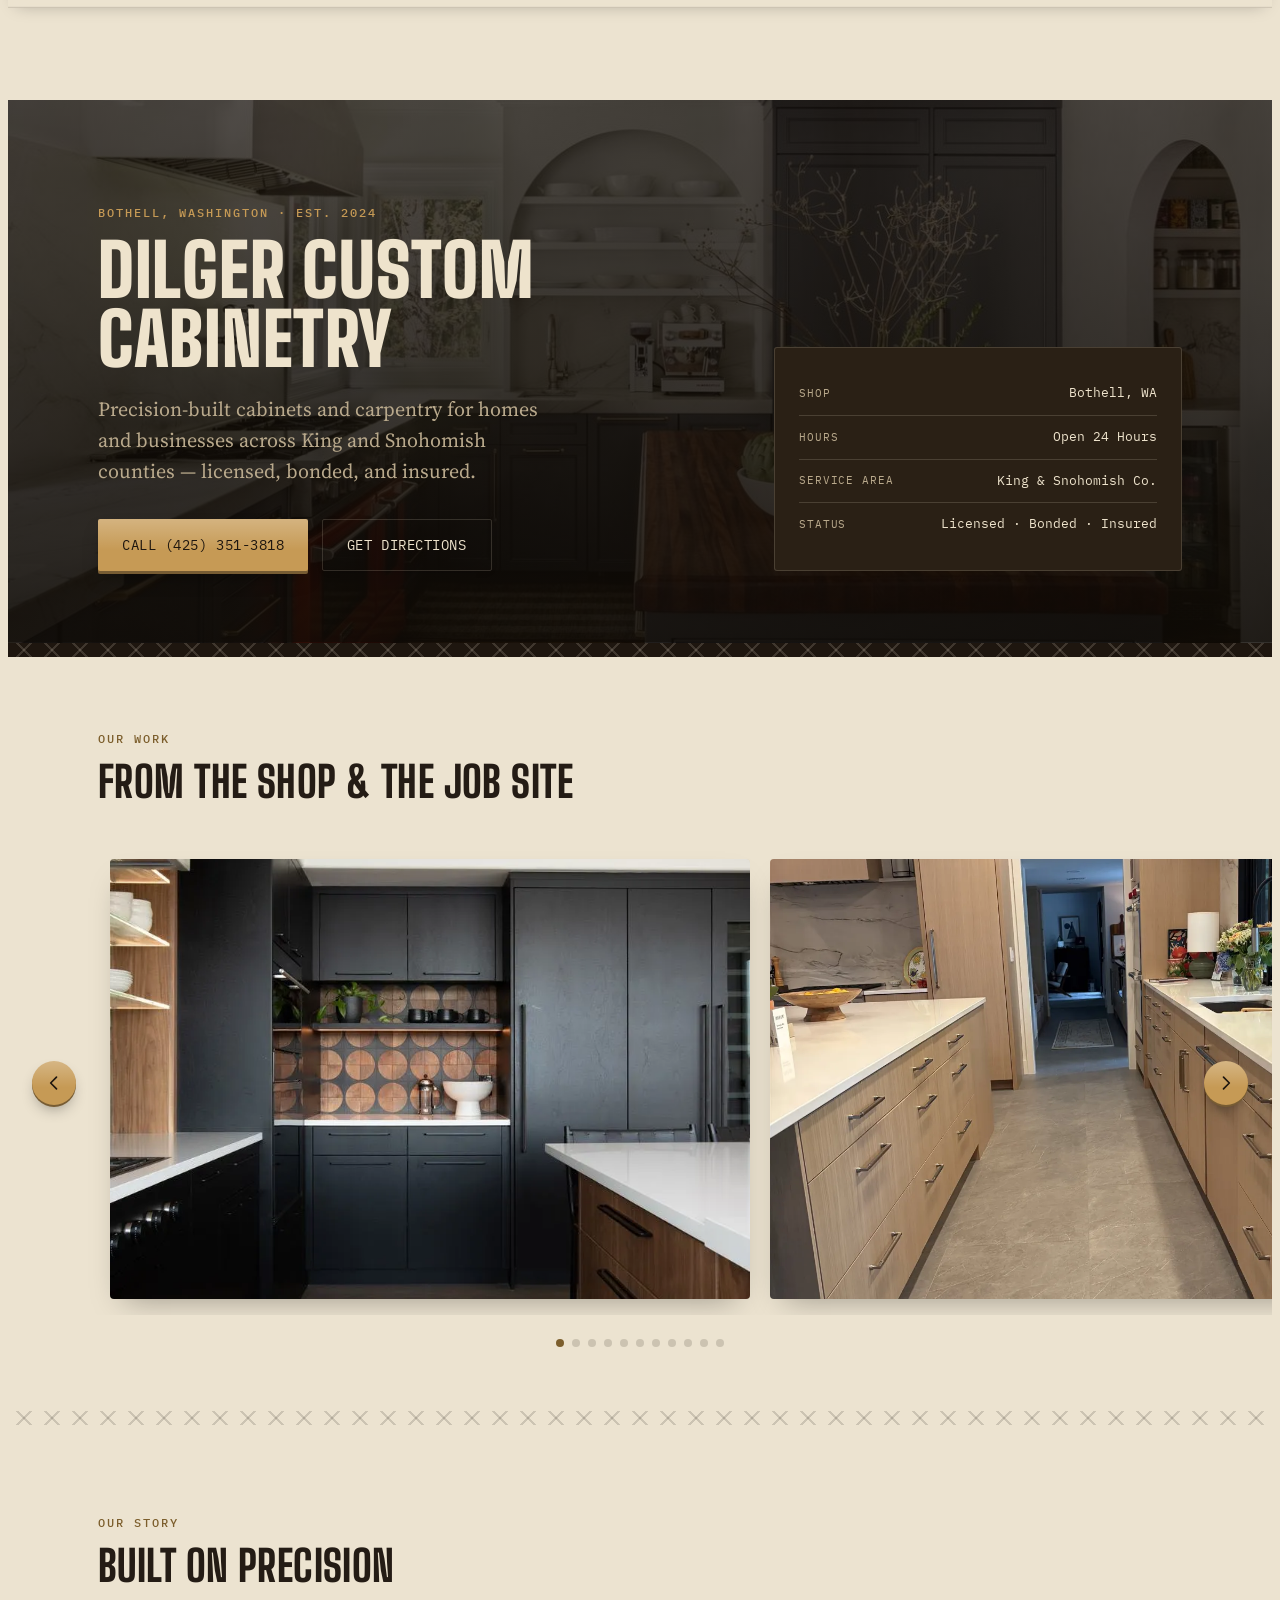
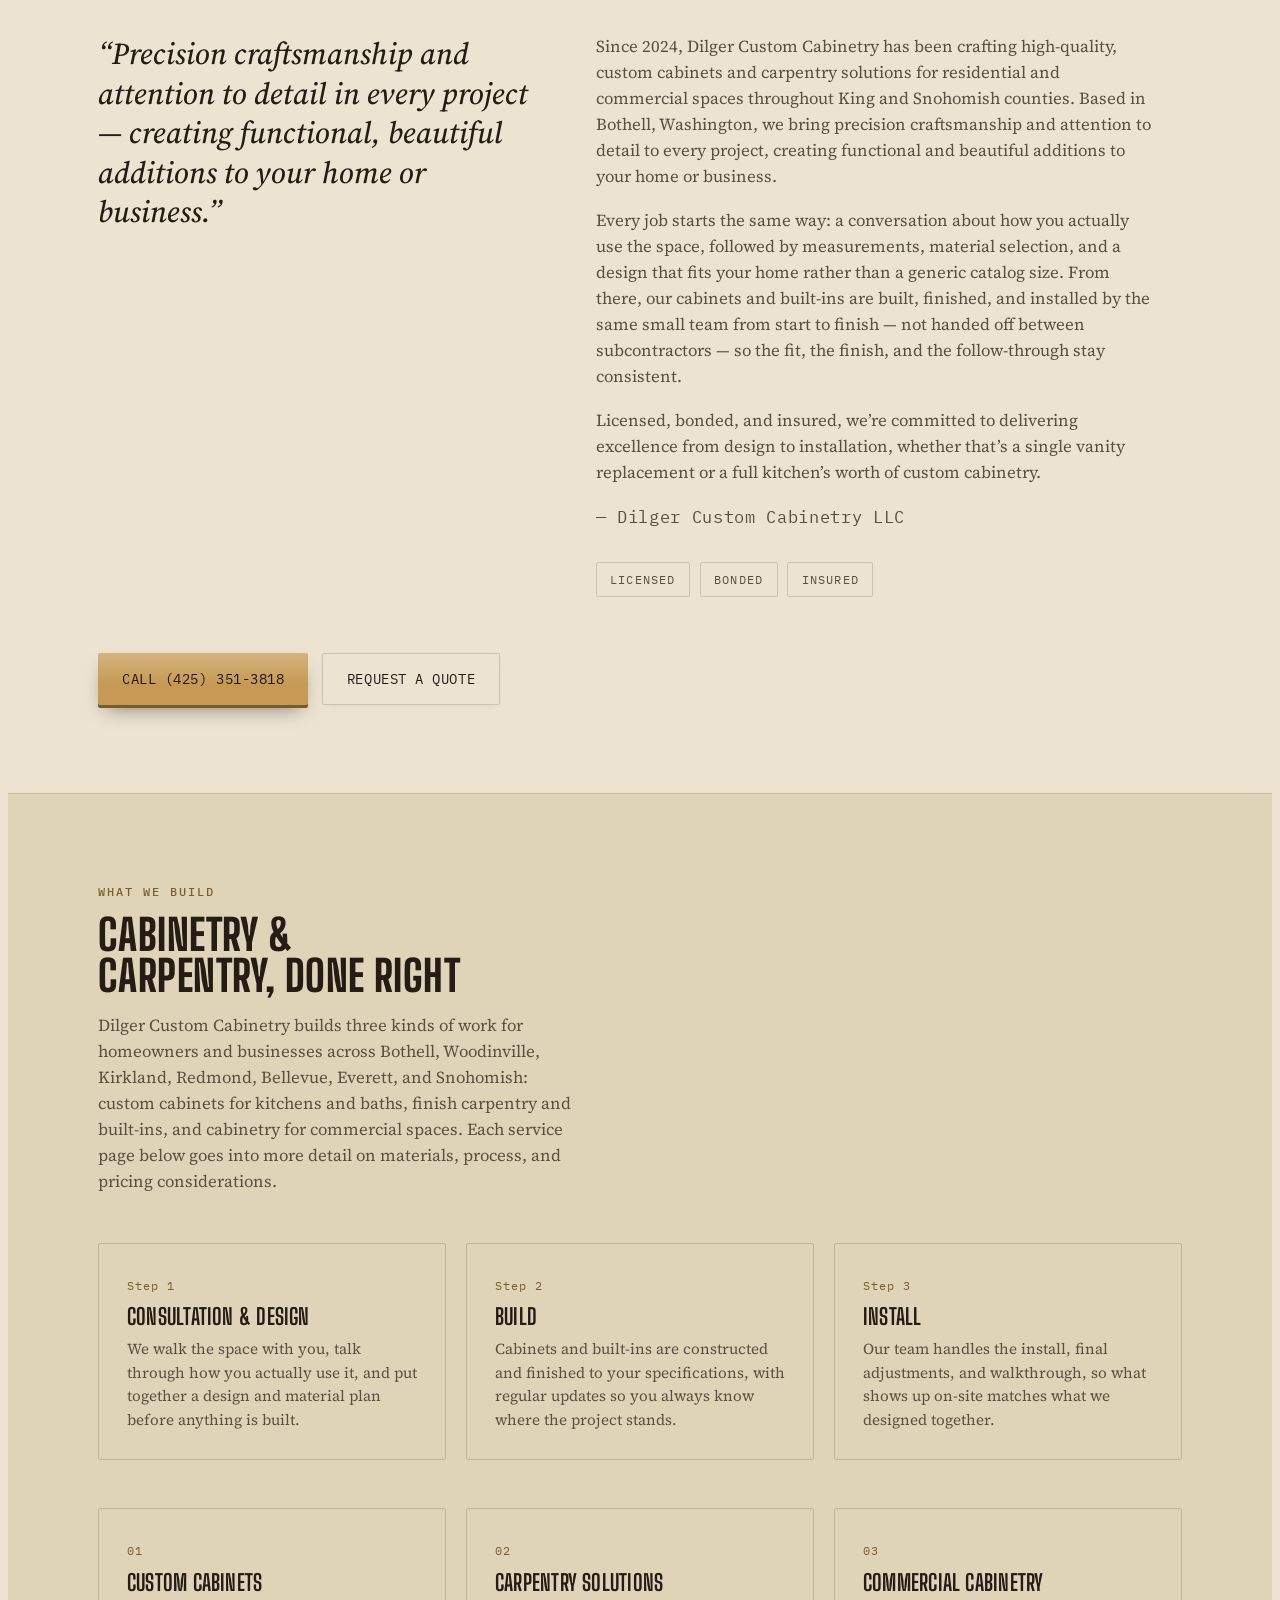
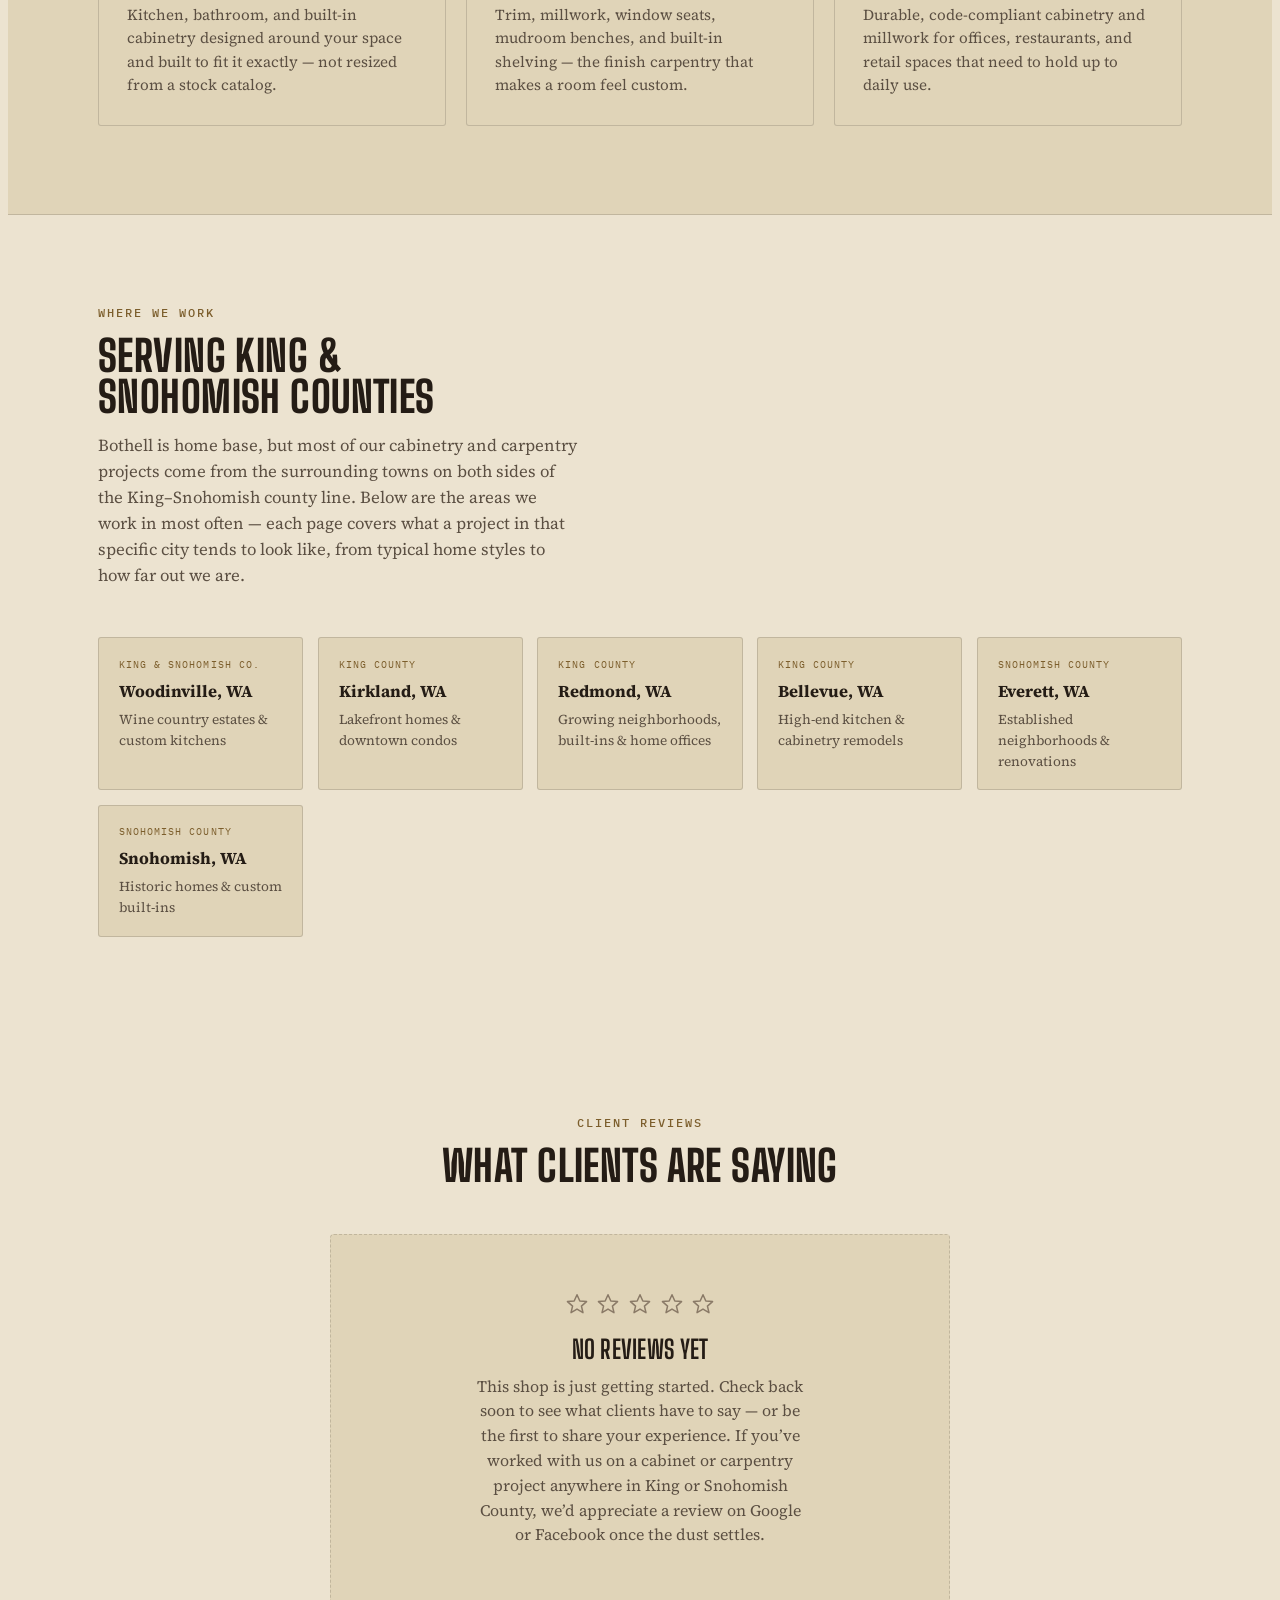
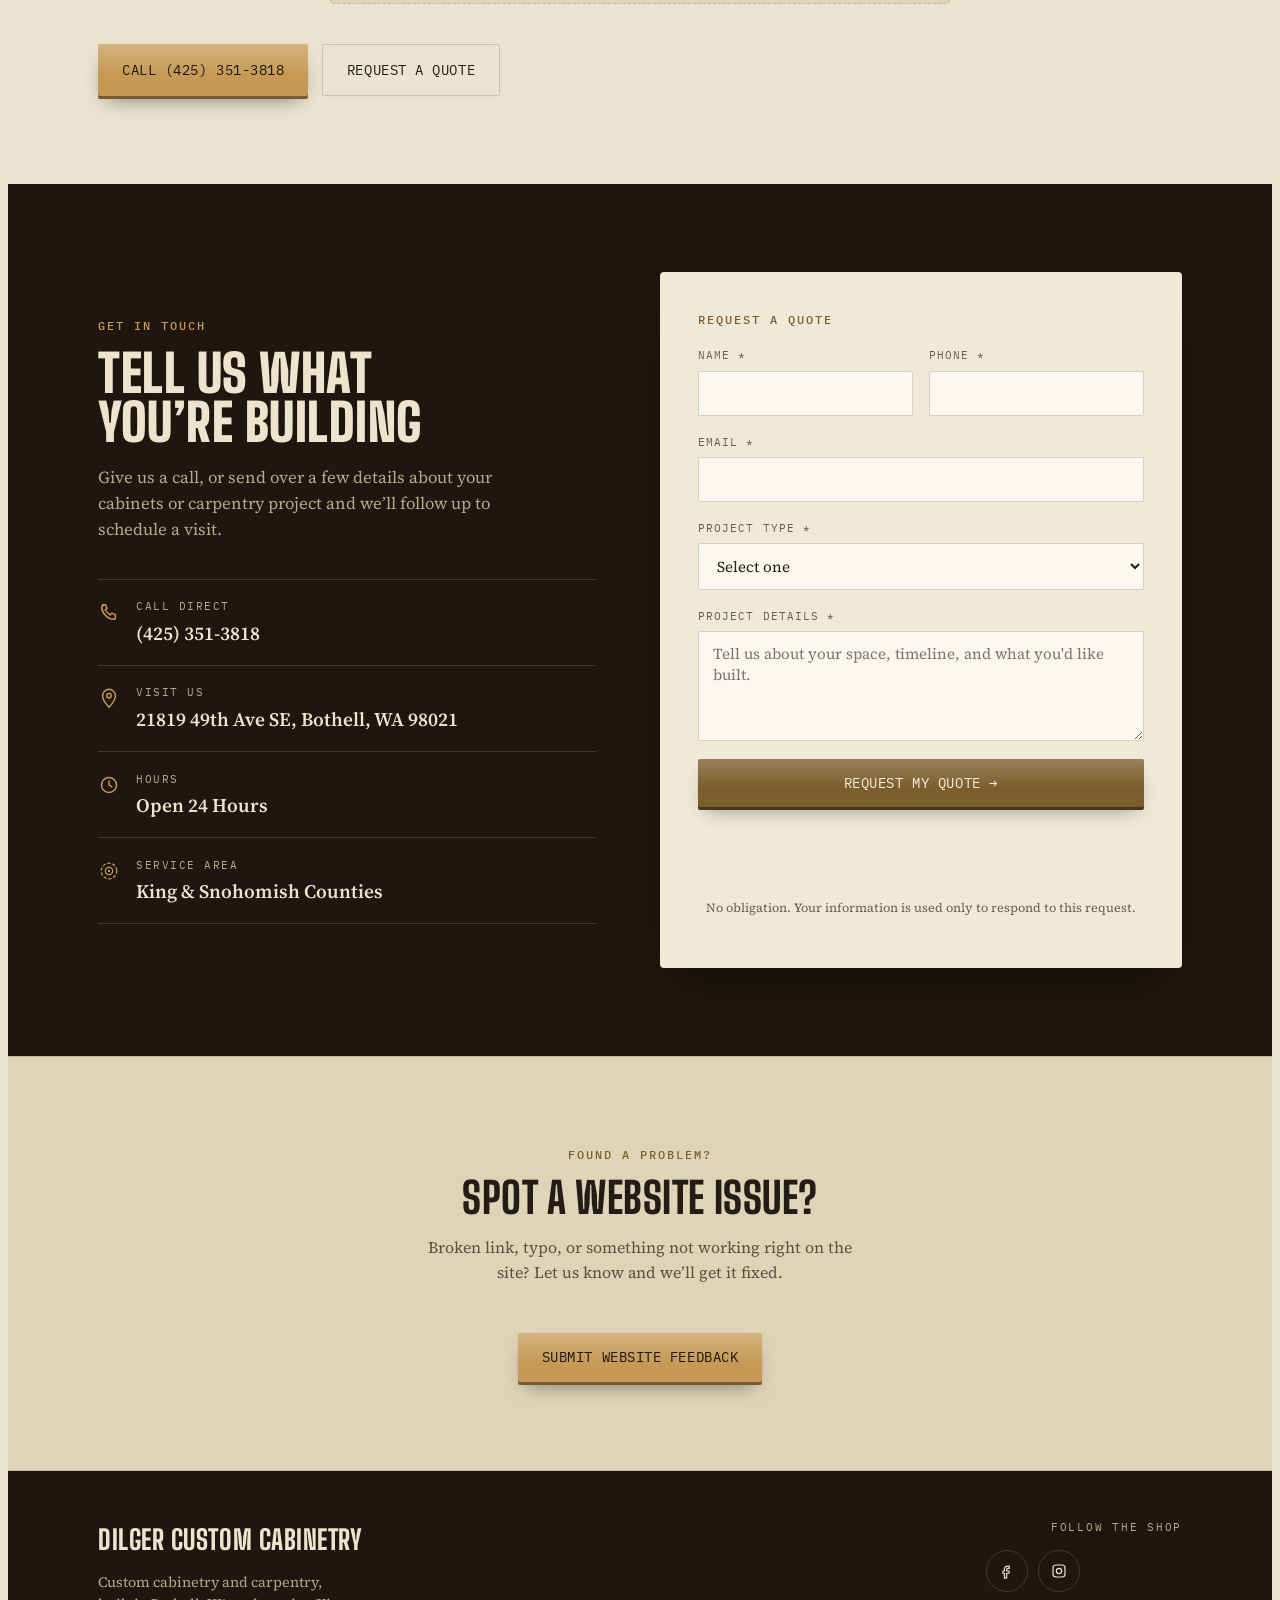
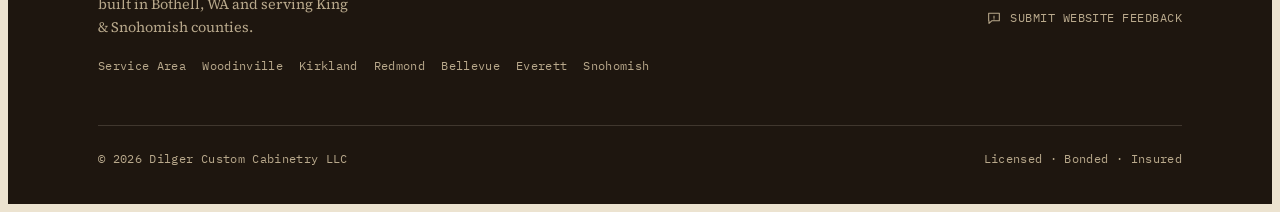
<file: index.html>
<!DOCTYPE html>
<html lang="en">
<head>
<meta charset="UTF-8">
<meta name="viewport" content="width=device-width, initial-scale=1">
<meta name="google-site-verification" content="HnnVbAbZOt5wHGxr2OQF-qLyZ9ROJRoEEosOM5yvPr0" />
<title>Custom Cabinets &amp; Carpentry in Bothell, WA | Dilger Custom Cabinetry</title>
<meta name="description" content="Custom cabinets, kitchens, and carpentry built by Dilger Custom Cabinetry LLC in Bothell, WA. Licensed, bonded, and insured, serving King and Snohomish counties.">
<link rel="canonical" href="https://dilgercustomcabinetry.com/">
<link rel="icon" type="image/png" sizes="32x32" href="/favicon-32.png">
<link rel="icon" type="image/png" sizes="192x192" href="/icon-192.png">
<link rel="apple-touch-icon" href="/apple-touch-icon.png">

<meta property="og:type" content="website">
<meta property="og:site_name" content="Dilger Custom Cabinetry">
<meta property="og:title" content="Custom Cabinets &amp; Carpentry in Bothell, WA | Dilger Custom Cabinetry">
<meta property="og:description" content="Custom cabinets, kitchens, and carpentry built by Dilger Custom Cabinetry LLC in Bothell, WA. Licensed, bonded, and insured, serving King and Snohomish counties.">
<meta property="og:url" content="https://dilgercustomcabinetry.com/">
<meta property="og:image" content="https://dilgercustomcabinetry.com/images/hero-kitchen.jpg">
<meta name="twitter:card" content="summary_large_image">
<meta name="twitter:title" content="Custom Cabinets &amp; Carpentry in Bothell, WA | Dilger Custom Cabinetry">
<meta name="twitter:description" content="Custom cabinets, kitchens, and carpentry built by Dilger Custom Cabinetry LLC in Bothell, WA. Licensed, bonded, and insured, serving King and Snohomish counties.">
<meta name="twitter:image" content="https://dilgercustomcabinetry.com/images/hero-kitchen.jpg">

<script type="application/ld+json">
{
  "@context": "https://schema.org",
  "@type": "HomeAndConstructionBusiness",
  "name": "Dilger Custom Cabinetry LLC",
  "image": "https://dilgercustomcabinetry.com/images/hero-kitchen.jpg",
  "url": "https://dilgercustomcabinetry.com/",
  "telephone": "+1-425-351-3818",
  "priceRange": "$$",
  "address": {
    "@type": "PostalAddress",
    "streetAddress": "21819 49th Ave SE",
    "addressLocality": "Bothell",
    "addressRegion": "WA",
    "postalCode": "98021",
    "addressCountry": "US"
  },
  "areaServed": [
    { "@type": "City", "name": "Bothell" },
    { "@type": "City", "name": "Woodinville" },
    { "@type": "City", "name": "Kirkland" },
    { "@type": "City", "name": "Redmond" },
    { "@type": "City", "name": "Bellevue" },
    { "@type": "City", "name": "Everett" },
    { "@type": "City", "name": "Snohomish" },
    { "@type": "AdministrativeArea", "name": "King County, WA" },
    { "@type": "AdministrativeArea", "name": "Snohomish County, WA" }
  ],
  "openingHoursSpecification": {
    "@type": "OpeningHoursSpecification",
    "dayOfWeek": ["Monday", "Tuesday", "Wednesday", "Thursday", "Friday", "Saturday", "Sunday"],
    "opens": "00:00",
    "closes": "23:59"
  },
  "sameAs": [
    "https://www.facebook.com/p/Dilger-Custom-Cabinetry-61575147275567/",
    "https://www.instagram.com/dilger_custom_cabinetry_llc/"
  ]
}
</script>

<!-- Google tag (gtag.js) -->
<script async src="https://www.googletagmanager.com/gtag/js?id=G-DZHT3YH5XT"></script>
<script>
  window.dataLayer = window.dataLayer || [];
  function gtag(){ dataLayer.push(arguments); }
  gtag('js', new Date());
  gtag('config', 'G-DZHT3YH5XT');
</script>

<link rel="preconnect" href="https://fonts.googleapis.com">
<link rel="preconnect" href="https://fonts.gstatic.com" crossorigin>
<link rel="stylesheet" href="https://fonts.googleapis.com/css2?family=Big+Shoulders+Display:wght@500;700;800;900&family=Source+Serif+4:ital,wght@0,400;0,500;0,600;1,400&family=IBM+Plex+Mono:wght@400;500;600&display=swap">
<link rel="stylesheet" href="/assets/site.css">
</head>
<body>

<svg width="0" height="0" style="position:absolute" aria-hidden="true">
  <symbol id="star" viewBox="0 0 24 24">
    <path d="M12 3.5l2.6 5.7 6.2.6-4.7 4.1 1.4 6.1-5.5-3.3-5.5 3.3 1.4-6.1-4.7-4.1 6.2-.6z" stroke-linejoin="round"/>
  </symbol>
  <symbol id="icon-menu" viewBox="0 0 24 24" fill="none" stroke="currentColor" stroke-width="1.8" stroke-linecap="round">
    <path d="M3 6h18M3 12h18M3 18h18"/>
  </symbol>
  <symbol id="icon-close" viewBox="0 0 24 24" fill="none" stroke="currentColor" stroke-width="1.8" stroke-linecap="round">
    <path d="M5 5l14 14M19 5L5 19"/>
  </symbol>
  <symbol id="icon-arrow-left" viewBox="0 0 24 24" fill="none" stroke="currentColor" stroke-width="2" stroke-linecap="round" stroke-linejoin="round">
    <path d="M15 5l-7 7 7 7"/>
  </symbol>
  <symbol id="icon-arrow-right" viewBox="0 0 24 24" fill="none" stroke="currentColor" stroke-width="2" stroke-linecap="round" stroke-linejoin="round">
    <path d="M9 5l7 7-7 7"/>
  </symbol>
  <symbol id="icon-phone" viewBox="0 0 24 24" fill="none" stroke-linecap="round" stroke-linejoin="round" stroke-width="1.6">
    <path d="M5 4h3.2l1.6 4-2 1.6a11.5 11.5 0 0 0 5.6 5.6l1.6-2 4 1.6V18c0 1.1-.9 2-2 2C10.4 19.6 4.4 13.6 4 7c-.1-1.1.8-2 2-2z"/>
  </symbol>
  <symbol id="icon-pin" viewBox="0 0 24 24" fill="none" stroke-linecap="round" stroke-linejoin="round" stroke-width="1.6">
    <path d="M12 21s7-7.4 7-12.6A7 7 0 0 0 5 8.4C5 13.6 12 21 12 21z"/>
    <circle cx="12" cy="8.4" r="2.4"/>
  </symbol>
  <symbol id="icon-clock" viewBox="0 0 24 24" fill="none" stroke-linecap="round" stroke-linejoin="round" stroke-width="1.6">
    <circle cx="12" cy="12" r="8.2"/>
    <path d="M12 7.5V12l3.2 2"/>
  </symbol>
  <symbol id="icon-area" viewBox="0 0 24 24" fill="none" stroke-linecap="round" stroke-linejoin="round" stroke-width="1.4">
    <circle cx="12" cy="12" r="8.5" stroke-dasharray="2.5 3"/>
    <circle cx="12" cy="12" r="4"/>
    <circle cx="12" cy="12" r="1" fill="currentColor" stroke="none"/>
  </symbol>
</svg>

<nav class="site-nav">
  <div class="wrap nav-row">
    <a class="brand" href="/">
      <img class="logo-light" src="/images/logo-light.png" alt="Dilger Custom Cabinetry" width="1249" height="420">
      <img class="logo-dark" src="/images/logo-dark.png" alt="Dilger Custom Cabinetry" width="1249" height="420">
    </a>
    <ul class="nav-links" id="navLinks">
      <li><a href="/">Home</a></li>
      <li><a href="/#about">About</a></li>
      <li><a href="/#services">Services</a></li>
      <li><a href="/#locations">Locations</a></li>
      <li><a href="/#reviews">Reviews</a></li>
      <li><a href="/#contact">Contact</a></li>
      <li><a href="/#website-issue">Website Issue?</a></li>
      <li><a class="nav-call" href="tel:+14253513818" data-call-label="header_phone_button">Call (425) 351-3818</a></li>
    </ul>
    <button class="nav-toggle" id="navToggle" aria-label="Toggle menu" aria-expanded="false" aria-controls="navLinks">
      <svg><use href="#icon-menu" id="navToggleIcon"/></svg>
    </button>
  </div>
</nav>

<main>

  <section class="hero band" id="home">
    <div class="wrap hero-grid">
      <div>
        <span class="eyebrow">Bothell, Washington &middot; Est. 2024</span>
        <h1>Dilger Custom Cabinetry</h1>
        <p class="hero-tagline">Precision-built cabinets and carpentry for homes and businesses across King and Snohomish counties &mdash; licensed, bonded, and insured.</p>
        <div class="hero-ctas">
          <a class="btn btn-primary" href="tel:+14253513818" data-call-label="hero_phone_button">Call (425) 351-3818</a>
          <a class="btn btn-ghost" href="https://www.google.com/maps/search/?api=1&query=21819+49th+Ave+SE%2C+Bothell%2C+WA+98021" target="_blank" rel="noopener">Get Directions</a>
        </div>
      </div>
      <div class="hero-card">
        <div class="spec-row">
          <span class="spec-label">Shop</span>
          <span class="spec-value">Bothell, WA</span>
        </div>
        <div class="spec-row">
          <span class="spec-label">Hours</span>
          <span class="spec-value">Open 24 Hours</span>
        </div>
        <div class="spec-row">
          <span class="spec-label">Service Area</span>
          <span class="spec-value">King &amp; Snohomish Co.</span>
        </div>
        <div class="spec-row">
          <span class="spec-label">Status</span>
          <span class="spec-value">Licensed &middot; Bonded &middot; Insured</span>
        </div>
      </div>
    </div>
  </section>
  <div class="joinery on-band" aria-hidden="true"></div>

  <section class="gallery-section" id="work">
    <div class="wrap">
      <div class="section-head" data-reveal>
        <span class="eyebrow">Our Work</span>
        <h2>From The Shop &amp; The Job Site</h2>
      </div>
    </div>
    <div class="gallery-carousel" data-reveal>
      <button class="gallery-arrow gallery-prev" aria-label="Previous photo">
        <svg><use href="#icon-arrow-left"/></svg>
      </button>
      <div class="gallery-track" id="galleryTrack" tabindex="0" aria-label="Project photo gallery, scrollable">
        <figure class="gallery-slide">
          <img src="/images/gallery/kitchen-modern-black-walnut.webp" alt="Modern matte black kitchen cabinetry with warm walnut wood accents and a circular tile backsplash" width="853" height="1280" loading="lazy">
        </figure>
        <figure class="gallery-slide">
          <img src="/images/gallery/kitchen-oak-stone-backsplash.webp" alt="Bright kitchen with light oak cabinetry and a full-height stone slab backsplash" width="1200" height="1600" loading="lazy">
        </figure>
        <figure class="gallery-slide">
          <img src="/images/gallery/bathroom-spa-vanity.webp" alt="Spa-style bathroom with a floating white vanity, oak tall cabinetry, and gray tile" width="1200" height="1600" loading="lazy">
        </figure>
        <figure class="gallery-slide">
          <img src="/images/gallery/mudroom-sage-cabinet.webp" alt="Sage green mudroom cabinet with open shelving, a butcher block bench top, and coat hooks" width="1200" height="900" loading="lazy">
        </figure>
        <figure class="gallery-slide">
          <img src="/images/gallery/mudroom-bench-hooks.webp" alt="Built-in mudroom bench with wood coat hooks and a tall oak storage cabinet" width="1200" height="900" loading="lazy">
        </figure>
        <figure class="gallery-slide">
          <img src="/images/gallery/built-in-shelving-fireplace.webp" alt="White built-in shelving and cabinetry beside a brick fireplace" width="1200" height="1600" loading="lazy">
        </figure>
        <figure class="gallery-slide">
          <img src="/images/gallery/built-in-bench-seating.webp" alt="Built-in navy blue L-shaped bench seating along two walls with a window above" width="1200" height="900" loading="lazy">
        </figure>
        <figure class="gallery-slide">
          <img src="/images/gallery/built-in-shelving-styled.webp" alt="White built-in shelving styled with books, glassware, and bottles under integrated lighting" width="1200" height="1600" loading="lazy">
        </figure>
        <figure class="gallery-slide">
          <img src="/images/gallery/laundry-utility-cabinets.webp" alt="Tall oak pantry cabinets and a built-in fold-down counter in a laundry and utility room" width="1200" height="900" loading="lazy">
        </figure>
        <figure class="gallery-slide">
          <img src="/images/gallery/shop-oak-cabinet.webp" alt="Unfinished oak cabinet on a workbench in the shop, surrounded by woodworking tools and clamps" width="1200" height="900" loading="lazy">
        </figure>
        <figure class="gallery-slide">
          <img src="/images/gallery/cabinet-joinery-detail.webp" alt="Close-up of custom cabinet joinery, hinges, and internal dividers during construction" width="1200" height="1600" loading="lazy">
        </figure>
      </div>
      <button class="gallery-arrow gallery-next" aria-label="Next photo">
        <svg><use href="#icon-arrow-right"/></svg>
      </button>
    </div>
    <div class="gallery-dots" id="galleryDots"></div>
  </section>

  <div class="joinery" aria-hidden="true"></div>

  <section id="about">
    <div class="wrap">
      <div class="section-head" data-reveal>
        <span class="eyebrow">Our Story</span>
        <h2>Built On Precision</h2>
      </div>
      <div class="about-grid">
        <p class="about-lede" data-reveal>&ldquo;Precision craftsmanship and attention to detail in every project &mdash; creating functional, beautiful additions to your home or business.&rdquo;</p>
        <div class="about-body" data-reveal>
          <p>Since 2024, Dilger Custom Cabinetry has been crafting high-quality, custom cabinets and carpentry solutions for residential and commercial spaces throughout King and Snohomish counties. Based in Bothell, Washington, we bring precision craftsmanship and attention to detail to every project, creating functional and beautiful additions to your home or business.</p>
          <p>Every job starts the same way: a conversation about how you actually use the space, followed by measurements, material selection, and a design that fits your home rather than a generic catalog size. From there, our cabinets and built-ins are built, finished, and installed by the same small team from start to finish &mdash; not handed off between subcontractors &mdash; so the fit, the finish, and the follow-through stay consistent.</p>
          <p>Licensed, bonded, and insured, we&rsquo;re committed to delivering excellence from design to installation, whether that&rsquo;s a single vanity replacement or a full kitchen&rsquo;s worth of custom cabinetry.</p>
          <p class="about-sign">&mdash; Dilger Custom Cabinetry LLC</p>
          <ul class="credentials">
            <li>Licensed</li>
            <li>Bonded</li>
            <li>Insured</li>
          </ul>
        </div>
      </div>
      <div class="hero-ctas" style="margin-top:2.5rem;">
        <a class="btn btn-primary" href="tel:+14253513818" data-call-label="about_phone_button">Call (425) 351-3818</a>
        <a class="btn btn-ghost-light" href="/#contact">Request A Quote</a>
      </div>
    </div>
  </section>

  <section id="services" style="background:var(--paper-raised); border-top:1px solid var(--paper-line); border-bottom:1px solid var(--paper-line);">
    <div class="wrap">
      <div class="section-head" data-reveal>
        <span class="eyebrow">What We Build</span>
        <h2>Cabinetry &amp; Carpentry, Done Right</h2>
        <p style="margin-top:1rem; color:var(--ink-soft); font-size:1.05rem; max-width:62ch;">Dilger Custom Cabinetry builds three kinds of work for homeowners and businesses across Bothell, Woodinville, Kirkland, Redmond, Bellevue, Everett, and Snohomish: custom cabinets for kitchens and baths, finish carpentry and built-ins, and cabinetry for commercial spaces. Each service page below goes into more detail on materials, process, and pricing considerations.</p>
      </div>
      <div class="services-grid" data-reveal style="margin-bottom:clamp(2rem,4vw,3rem);">
        <div class="service-card">
          <span class="service-num">Step 1</span>
          <h3>Consultation &amp; Design</h3>
          <p>We walk the space with you, talk through how you actually use it, and put together a design and material plan before anything is built.</p>
        </div>
        <div class="service-card">
          <span class="service-num">Step 2</span>
          <h3>Build</h3>
          <p>Cabinets and built-ins are constructed and finished to your specifications, with regular updates so you always know where the project stands.</p>
        </div>
        <div class="service-card">
          <span class="service-num">Step 3</span>
          <h3>Install</h3>
          <p>Our team handles the install, final adjustments, and walkthrough, so what shows up on-site matches what we designed together.</p>
        </div>
      </div>
      <div class="services-grid" data-reveal>
        <a class="service-card" href="/services/custom-cabinets.html" style="text-decoration:none; color:inherit; display:block;">
          <span class="service-num">01</span>
          <h3>Custom Cabinets</h3>
          <p>Kitchen, bathroom, and built-in cabinetry designed around your space and built to fit it exactly &mdash; not resized from a stock catalog.</p>
        </a>
        <a class="service-card" href="/services/carpentry.html" style="text-decoration:none; color:inherit; display:block;">
          <span class="service-num">02</span>
          <h3>Carpentry Solutions</h3>
          <p>Trim, millwork, window seats, mudroom benches, and built-in shelving &mdash; the finish carpentry that makes a room feel custom.</p>
        </a>
        <a class="service-card" href="/services/commercial-cabinetry.html" style="text-decoration:none; color:inherit; display:block;">
          <span class="service-num">03</span>
          <h3>Commercial Cabinetry</h3>
          <p>Durable, code-compliant cabinetry and millwork for offices, restaurants, and retail spaces that need to hold up to daily use.</p>
        </a>
      </div>
    </div>
  </section>

  <section id="locations">
    <div class="wrap">
      <div class="section-head" data-reveal>
        <span class="eyebrow">Where We Work</span>
        <h2>Serving King &amp; Snohomish Counties</h2>
        <p style="margin-top:1rem; color:var(--ink-soft); font-size:1.05rem; max-width:66ch;">Bothell is home base, but most of our cabinetry and carpentry projects come from the surrounding towns on both sides of the King&ndash;Snohomish county line. Below are the areas we work in most often &mdash; each page covers what a project in that specific city tends to look like, from typical home styles to how far out we are.</p>
      </div>
      <div class="link-grid" data-reveal>
        <a class="link-card" href="/locations/woodinville.html">
          <span class="link-eyebrow">King &amp; Snohomish Co.</span>
          <strong>Woodinville, WA</strong>
          <span class="link-detail">Wine country estates &amp; custom kitchens</span>
        </a>
        <a class="link-card" href="/locations/kirkland.html">
          <span class="link-eyebrow">King County</span>
          <strong>Kirkland, WA</strong>
          <span class="link-detail">Lakefront homes &amp; downtown condos</span>
        </a>
        <a class="link-card" href="/locations/redmond.html">
          <span class="link-eyebrow">King County</span>
          <strong>Redmond, WA</strong>
          <span class="link-detail">Growing neighborhoods, built-ins &amp; home offices</span>
        </a>
        <a class="link-card" href="/locations/bellevue.html">
          <span class="link-eyebrow">King County</span>
          <strong>Bellevue, WA</strong>
          <span class="link-detail">High-end kitchen &amp; cabinetry remodels</span>
        </a>
        <a class="link-card" href="/locations/everett.html">
          <span class="link-eyebrow">Snohomish County</span>
          <strong>Everett, WA</strong>
          <span class="link-detail">Established neighborhoods &amp; renovations</span>
        </a>
        <a class="link-card" href="/locations/snohomish.html">
          <span class="link-eyebrow">Snohomish County</span>
          <strong>Snohomish, WA</strong>
          <span class="link-detail">Historic homes &amp; custom built-ins</span>
        </a>
      </div>
    </div>
  </section>

  <section id="reviews">
    <div class="wrap">
      <div class="section-head" style="margin-inline:auto; text-align:center;" data-reveal>
        <span class="eyebrow">Client Reviews</span>
        <h2>What Clients Are Saying</h2>
      </div>
      <div class="reviews-empty" data-reveal>
        <div class="stars" aria-hidden="true">
          <svg><use href="#star"/></svg>
          <svg><use href="#star"/></svg>
          <svg><use href="#star"/></svg>
          <svg><use href="#star"/></svg>
          <svg><use href="#star"/></svg>
        </div>
        <h3>No reviews yet</h3>
        <p>This shop is just getting started. Check back soon to see what clients have to say &mdash; or be the first to share your experience. If you&rsquo;ve worked with us on a cabinet or carpentry project anywhere in King or Snohomish County, we&rsquo;d appreciate a review on Google or Facebook once the dust settles.</p>
      </div>
      <!-- Future: replace .reviews-empty with a review list + rating summary once reviews are collected. -->
      <div class="hero-ctas" style="margin-top:2.5rem;">
        <a class="btn btn-primary" href="tel:+14253513818" data-call-label="reviews_phone_button">Call (425) 351-3818</a>
        <a class="btn btn-ghost-light" href="/#contact">Request A Quote</a>
      </div>
    </div>
  </section>

  <section id="contact" class="band">
    <div class="wrap quote-grid">
      <div>
        <span class="eyebrow">Get In Touch</span>
        <h2 class="quote-heading">Tell Us What You&rsquo;re Building</h2>
        <p class="quote-sub">Give us a call, or send over a few details about your cabinets or carpentry project and we&rsquo;ll follow up to schedule a visit.</p>

        <div class="quote-rows">
          <div class="quote-row">
            <svg><use href="#icon-phone"/></svg>
            <div>
              <span class="quote-row-label">Call Direct</span>
              <span class="quote-row-value"><a href="tel:+14253513818" data-call-label="contact_phone_button">(425) 351-3818</a></span>
            </div>
          </div>
          <div class="quote-row">
            <svg><use href="#icon-pin"/></svg>
            <div>
              <span class="quote-row-label">Visit Us</span>
              <span class="quote-row-value"><a href="https://www.google.com/maps/search/?api=1&query=21819+49th+Ave+SE%2C+Bothell%2C+WA+98021" target="_blank" rel="noopener">21819 49th Ave SE, Bothell, WA 98021</a></span>
            </div>
          </div>
          <div class="quote-row">
            <svg><use href="#icon-clock"/></svg>
            <div>
              <span class="quote-row-label">Hours</span>
              <span class="quote-row-value">Open 24 Hours</span>
            </div>
          </div>
          <div class="quote-row">
            <svg><use href="#icon-area"/></svg>
            <div>
              <span class="quote-row-label">Service Area</span>
              <span class="quote-row-value">King &amp; Snohomish Counties</span>
            </div>
          </div>
        </div>
      </div>

      <div class="quote-card">
        <span class="eyebrow">Request A Quote</span>
        <form class="quote-form" id="quoteForm" name="quote-request" method="POST" action="/" data-netlify="true" data-netlify-honeypot="bot-field" data-ga-event="generate_lead" data-ga-label="quote_form" data-success-message="Thanks — we&rsquo;ve got your request and will follow up soon.">
          <input type="hidden" name="form-name" value="quote-request">
          <p style="position:absolute; left:-9999px;" aria-hidden="true">
            <label>Don&rsquo;t fill this out if you&rsquo;re human: <input name="bot-field" tabindex="-1" autocomplete="off"></label>
          </p>
          <div class="quote-form-grid">
            <div class="quote-field">
              <label for="qName">Name *</label>
              <input type="text" id="qName" name="name" required>
            </div>
            <div class="quote-field">
              <label for="qPhone">Phone *</label>
              <input type="tel" id="qPhone" name="phone" required>
            </div>
          </div>
          <div class="quote-field">
            <label for="qEmail">Email *</label>
            <input type="email" id="qEmail" name="email" required>
          </div>
          <div class="quote-field">
            <label for="qType">Project Type *</label>
            <select id="qType" name="projectType" required>
              <option value="" disabled selected>Select one</option>
              <option>Custom Cabinets</option>
              <option>Carpentry Solutions</option>
              <option>Residential Project</option>
              <option>Commercial Project</option>
              <option>Other</option>
            </select>
          </div>
          <div class="quote-field">
            <label for="qDetails">Project Details *</label>
            <textarea id="qDetails" name="details" required placeholder="Tell us about your space, timeline, and what you'd like built."></textarea>
          </div>
          <button type="submit" class="btn quote-submit">Request My Quote &rarr;</button>
          <p class="quote-status form-status" id="quoteStatus" role="status" aria-live="polite"></p>
          <p class="quote-disclaimer">No obligation. Your information is used only to respond to this request.</p>
        </form>
      </div>
    </div>
  </section>

  <section id="website-issue" style="background:var(--paper-raised); border-top:1px solid var(--paper-line); border-bottom:1px solid var(--paper-line);">
    <div class="wrap" style="text-align:center;">
      <div class="section-head" style="margin-inline:auto; text-align:center;" data-reveal>
        <span class="eyebrow">Found A Problem?</span>
        <h2>Spot A Website Issue?</h2>
        <p style="margin-top:1rem; color:var(--ink-soft); max-width:56ch; margin-inline:auto;">Broken link, typo, or something not working right on the site? Let us know and we&rsquo;ll get it fixed.</p>
      </div>
      <div class="hero-ctas" style="justify-content:center; margin-top:2rem;" data-reveal>
        <a class="btn btn-primary" href="/feedback.html">Submit Website Feedback</a>
      </div>
    </div>
  </section>

</main>

<footer class="band">
  <div class="wrap">
    <div class="footer-top">
      <div class="footer-brand">
        <span class="brand-mark">Dilger Custom Cabinetry</span>
        <p class="footer-tagline">Custom cabinetry and carpentry, built in Bothell, WA and serving King &amp; Snohomish counties.</p>
        <ul class="footer-areas">
          <li><a href="/#locations">Service Area</a></li>
          <li><a href="/locations/woodinville.html">Woodinville</a></li>
          <li><a href="/locations/kirkland.html">Kirkland</a></li>
          <li><a href="/locations/redmond.html">Redmond</a></li>
          <li><a href="/locations/bellevue.html">Bellevue</a></li>
          <li><a href="/locations/everett.html">Everett</a></li>
          <li><a href="/locations/snohomish.html">Snohomish</a></li>
        </ul>
      </div>
      <div class="social-block">
        <span class="social-label">Follow The Shop</span>
        <ul class="social-links">
          <li>
            <a href="https://www.facebook.com/p/Dilger-Custom-Cabinetry-61575147275567/" aria-label="Facebook" target="_blank" rel="noopener">
              <svg viewBox="0 0 24 24" fill="none" stroke="currentColor" stroke-width="1.6" stroke-linejoin="round" stroke-linecap="round">
                <path d="M15 8.5h-2a1.5 1.5 0 0 0-1.5 1.5v2H15l-.4 3H11.5v6.5h-3V15h-2v-3h2V9.8A4 4 0 0 1 12.6 5.5H15z"/>
              </svg>
            </a>
          </li>
          <li>
            <a href="https://www.instagram.com/dilger_custom_cabinetry_llc/" aria-label="Instagram" target="_blank" rel="noopener">
              <svg viewBox="0 0 24 24" fill="none" stroke="currentColor" stroke-width="1.6">
                <rect x="4" y="4" width="16" height="16" rx="4"/>
                <circle cx="12" cy="12" r="3.5"/>
                <circle cx="16.2" cy="7.8" r="0.6" fill="currentColor" stroke="none"/>
              </svg>
            </a>
          </li>
        </ul>
        <a class="feedback-link" href="/feedback.html">
          <svg viewBox="0 0 24 24" fill="none" stroke="currentColor" stroke-width="1.6" stroke-linecap="round" stroke-linejoin="round"><path d="M4 5h16v11H9l-4.5 4V16H4V5z"/><path d="M12 9.2v3M12 14.6h.01"/></svg>
          Submit Website Feedback
        </a>
      </div>
    </div>
    <div class="footer-bottom">
      <span>&copy; 2026 Dilger Custom Cabinetry LLC</span>
      <span>Licensed &middot; Bonded &middot; Insured</span>
    </div>
  </div>
</footer>

<script src="/assets/site.js"></script>
</body>
</html>
</file>
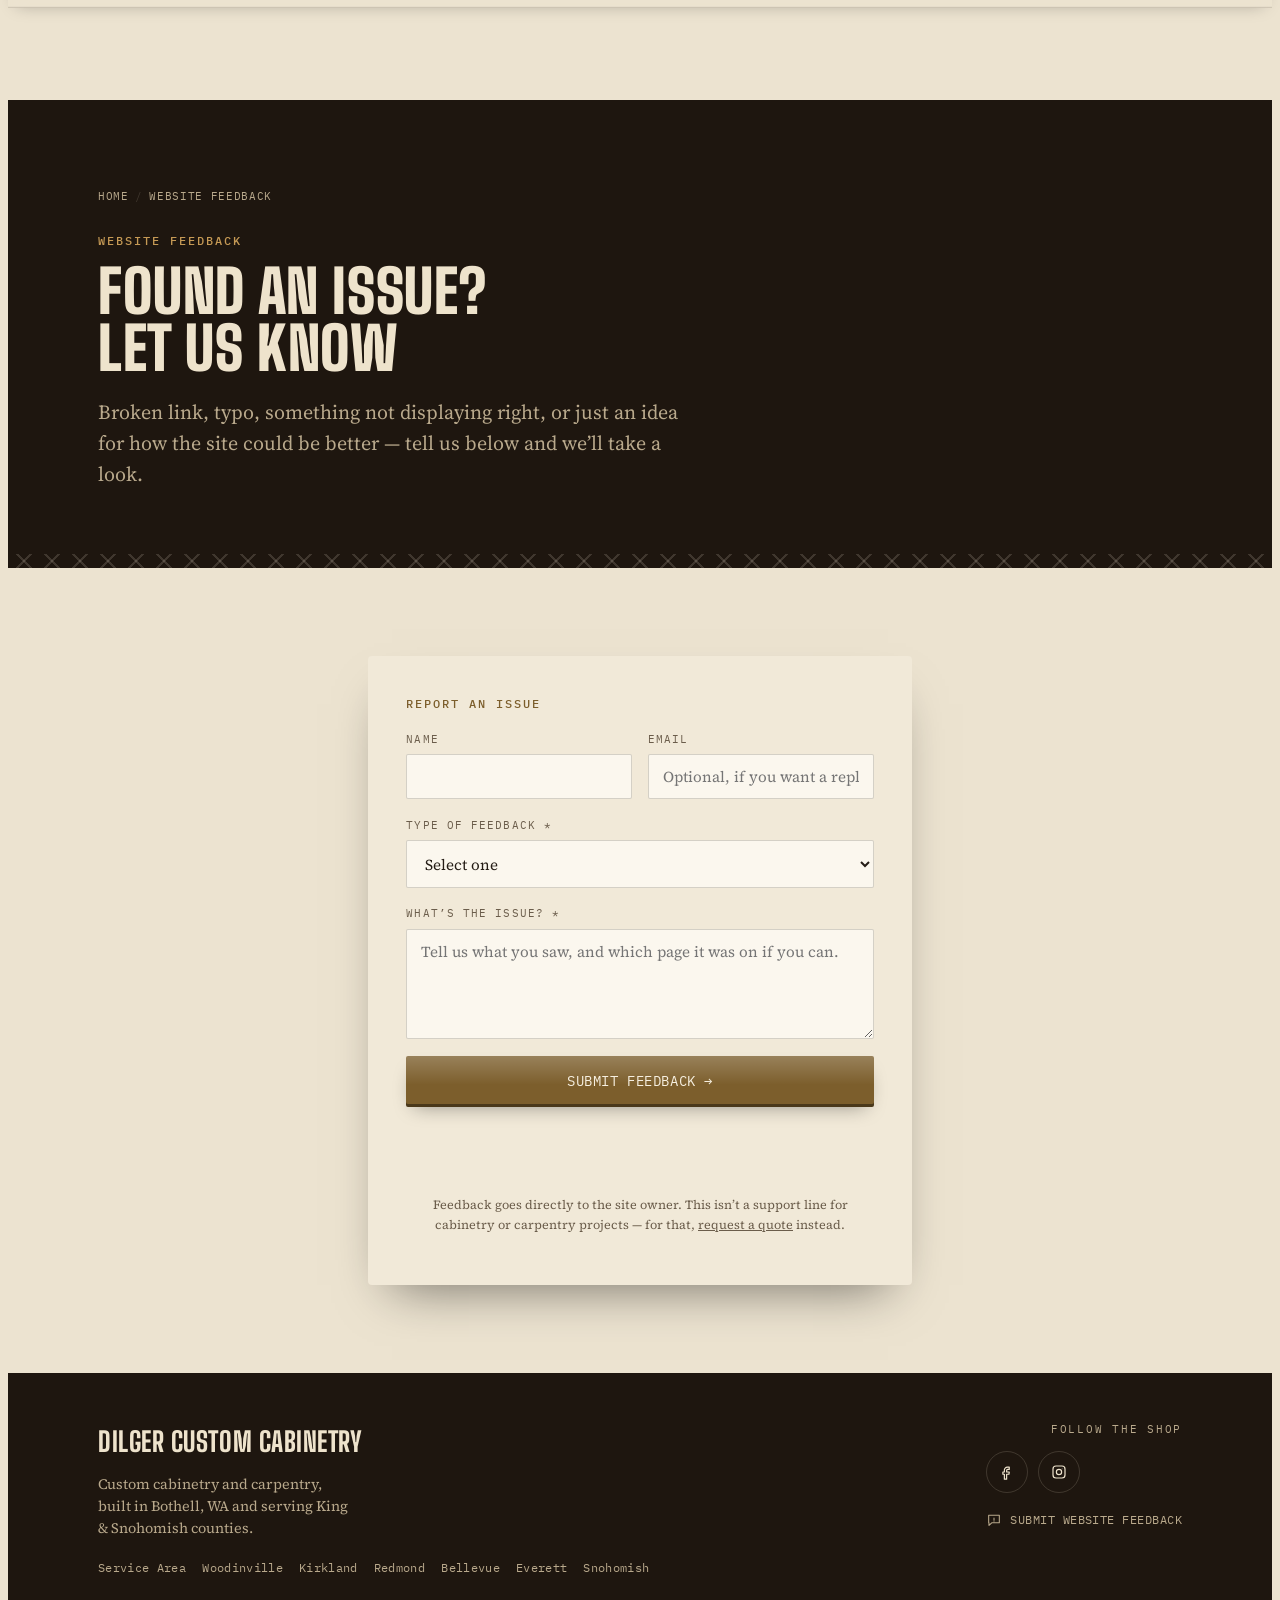
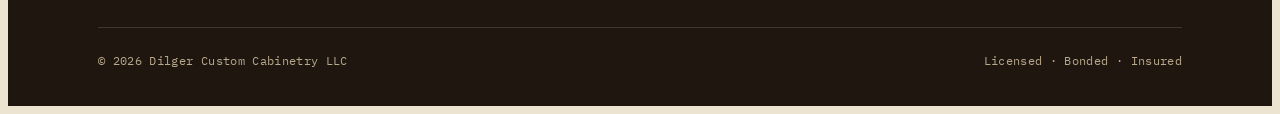
<file: feedback.html>
<!DOCTYPE html>
<html lang="en">
<head>
<meta charset="UTF-8">
<meta name="viewport" content="width=device-width, initial-scale=1">
<title>Website Feedback | Dilger Custom Cabinetry</title>
<meta name="description" content="Report a website issue or share feedback about the Dilger Custom Cabinetry website.">
<meta name="robots" content="noindex, follow">
<link rel="canonical" href="https://dilgercustomcabinetry.com/feedback.html">
<link rel="icon" type="image/png" sizes="32x32" href="/favicon-32.png">
<link rel="icon" type="image/png" sizes="192x192" href="/icon-192.png">
<link rel="apple-touch-icon" href="/apple-touch-icon.png">

<!-- Google tag (gtag.js) -->
<script async src="https://www.googletagmanager.com/gtag/js?id=G-DZHT3YH5XT"></script>
<script>
  window.dataLayer = window.dataLayer || [];
  function gtag(){ dataLayer.push(arguments); }
  gtag('js', new Date());
  gtag('config', 'G-DZHT3YH5XT');
</script>

<link rel="preconnect" href="https://fonts.googleapis.com">
<link rel="preconnect" href="https://fonts.gstatic.com" crossorigin>
<link rel="stylesheet" href="https://fonts.googleapis.com/css2?family=Big+Shoulders+Display:wght@500;700;800;900&family=Source+Serif+4:ital,wght@0,500;0,600;1,400&family=IBM+Plex+Mono:wght@400;500;600&display=swap">
<link rel="stylesheet" href="/assets/site.css">
</head>
<body>

<svg width="0" height="0" style="position:absolute" aria-hidden="true">
  <symbol id="icon-menu" viewBox="0 0 24 24" fill="none" stroke="currentColor" stroke-width="1.8" stroke-linecap="round"><path d="M3 6h18M3 12h18M3 18h18"/></symbol>
  <symbol id="icon-close" viewBox="0 0 24 24" fill="none" stroke="currentColor" stroke-width="1.8" stroke-linecap="round"><path d="M5 5l14 14M19 5L5 19"/></symbol>
</svg>

<nav class="site-nav">
  <div class="wrap nav-row">
    <a class="brand" href="/">
      <img class="logo-light" src="/images/logo-light.png" alt="Dilger Custom Cabinetry" width="1249" height="420">
      <img class="logo-dark" src="/images/logo-dark.png" alt="Dilger Custom Cabinetry" width="1249" height="420">
    </a>
    <ul class="nav-links" id="navLinks">
      <li><a href="/">Home</a></li>
      <li><a href="/#about">About</a></li>
      <li><a href="/#services">Services</a></li>
      <li><a href="/#locations">Locations</a></li>
      <li><a href="/#reviews">Reviews</a></li>
      <li><a href="/#contact">Contact</a></li>
      <li><a href="/#website-issue">Website Issue?</a></li>
      <li><a class="nav-call" href="tel:+14253513818" data-call-label="header_phone_button">Call (425) 351-3818</a></li>
    </ul>
    <button class="nav-toggle" id="navToggle" aria-label="Toggle menu" aria-expanded="false" aria-controls="navLinks">
      <svg><use href="#icon-menu" id="navToggleIcon"/></svg>
    </button>
  </div>
</nav>

<main>

  <section class="page-hero band">
    <div class="wrap">
      <div class="breadcrumb">
        <a href="/">Home</a><span aria-hidden="true">/</span>
        <span>Website Feedback</span>
      </div>
      <span class="eyebrow">Website Feedback</span>
      <h1>Found An Issue? Let Us Know</h1>
      <p class="hero-tagline">Broken link, typo, something not displaying right, or just an idea for how the site could be better &mdash; tell us below and we&rsquo;ll take a look.</p>
    </div>
  </section>
  <div class="joinery on-band" aria-hidden="true"></div>

  <section>
    <div class="wrap" style="max-width:640px;">
      <div class="quote-card">
        <span class="eyebrow">Report An Issue</span>
        <form class="quote-form" id="feedbackForm" name="website-feedback" method="POST" action="/" data-netlify="true" data-netlify-honeypot="bot-field" data-ga-event="website_feedback_submit" data-ga-label="feedback_form" data-success-message="Thanks — we&rsquo;ve got your feedback and will take a look." data-error-message="Something went wrong sending that. Please email bdilger36@gmail.com directly instead.">
          <input type="hidden" name="form-name" value="website-feedback">
          <p style="position:absolute; left:-9999px;" aria-hidden="true">
            <label>Don&rsquo;t fill this out if you&rsquo;re human: <input name="bot-field" tabindex="-1" autocomplete="off"></label>
          </p>
          <div class="quote-form-grid">
            <div class="quote-field">
              <label for="fName">Name</label>
              <input type="text" id="fName" name="name">
            </div>
            <div class="quote-field">
              <label for="fEmail">Email</label>
              <input type="email" id="fEmail" name="email" placeholder="Optional, if you want a reply">
            </div>
          </div>
          <div class="quote-field">
            <label for="fType">Type Of Feedback *</label>
            <select id="fType" name="issueType" required>
              <option value="" disabled selected>Select one</option>
              <option>Broken Link Or Button</option>
              <option>Something Displaying Incorrectly</option>
              <option>Incorrect Information</option>
              <option>Design Or Layout Feedback</option>
              <option>General Suggestion</option>
              <option>Other</option>
            </select>
          </div>
          <div class="quote-field">
            <label for="fMessage">What&rsquo;s The Issue? *</label>
            <textarea id="fMessage" name="message" required placeholder="Tell us what you saw, and which page it was on if you can."></textarea>
          </div>
          <button type="submit" class="btn quote-submit">Submit Feedback &rarr;</button>
          <p class="quote-status form-status" role="status" aria-live="polite"></p>
          <p class="quote-disclaimer">Feedback goes directly to the site owner. This isn&rsquo;t a support line for cabinetry or carpentry projects &mdash; for that, <a href="/#contact">request a quote</a> instead.</p>
        </form>
      </div>
    </div>
  </section>

</main>

<footer class="band">
  <div class="wrap">
    <div class="footer-top">
      <div class="footer-brand">
        <span class="brand-mark">Dilger Custom Cabinetry</span>
        <p class="footer-tagline">Custom cabinetry and carpentry, built in Bothell, WA and serving King &amp; Snohomish counties.</p>
        <ul class="footer-areas">
          <li><a href="/#locations">Service Area</a></li>
          <li><a href="/locations/woodinville.html">Woodinville</a></li>
          <li><a href="/locations/kirkland.html">Kirkland</a></li>
          <li><a href="/locations/redmond.html">Redmond</a></li>
          <li><a href="/locations/bellevue.html">Bellevue</a></li>
          <li><a href="/locations/everett.html">Everett</a></li>
          <li><a href="/locations/snohomish.html">Snohomish</a></li>
        </ul>
      </div>
      <div class="social-block">
        <span class="social-label">Follow The Shop</span>
        <ul class="social-links">
          <li>
            <a href="https://www.facebook.com/p/Dilger-Custom-Cabinetry-61575147275567/" aria-label="Facebook" target="_blank" rel="noopener">
              <svg viewBox="0 0 24 24" fill="none" stroke="currentColor" stroke-width="1.6" stroke-linejoin="round" stroke-linecap="round"><path d="M15 8.5h-2a1.5 1.5 0 0 0-1.5 1.5v2H15l-.4 3H11.5v6.5h-3V15h-2v-3h2V9.8A4 4 0 0 1 12.6 5.5H15z"/></svg>
            </a>
          </li>
          <li>
            <a href="https://www.instagram.com/dilger_custom_cabinetry_llc/" aria-label="Instagram" target="_blank" rel="noopener">
              <svg viewBox="0 0 24 24" fill="none" stroke="currentColor" stroke-width="1.6"><rect x="4" y="4" width="16" height="16" rx="4"/><circle cx="12" cy="12" r="3.5"/><circle cx="16.2" cy="7.8" r="0.6" fill="currentColor" stroke="none"/></svg>
            </a>
          </li>
        </ul>
        <a class="feedback-link" href="/feedback.html">
          <svg viewBox="0 0 24 24" fill="none" stroke="currentColor" stroke-width="1.6" stroke-linecap="round" stroke-linejoin="round"><path d="M4 5h16v11H9l-4.5 4V16H4V5z"/><path d="M12 9.2v3M12 14.6h.01"/></svg>
          Submit Website Feedback
        </a>
      </div>
    </div>
    <div class="footer-bottom">
      <span>&copy; 2026 Dilger Custom Cabinetry LLC</span>
      <span>Licensed &middot; Bonded &middot; Insured</span>
    </div>
  </div>
</footer>

<script src="/assets/site.js"></script>
</body>
</html>
</file>
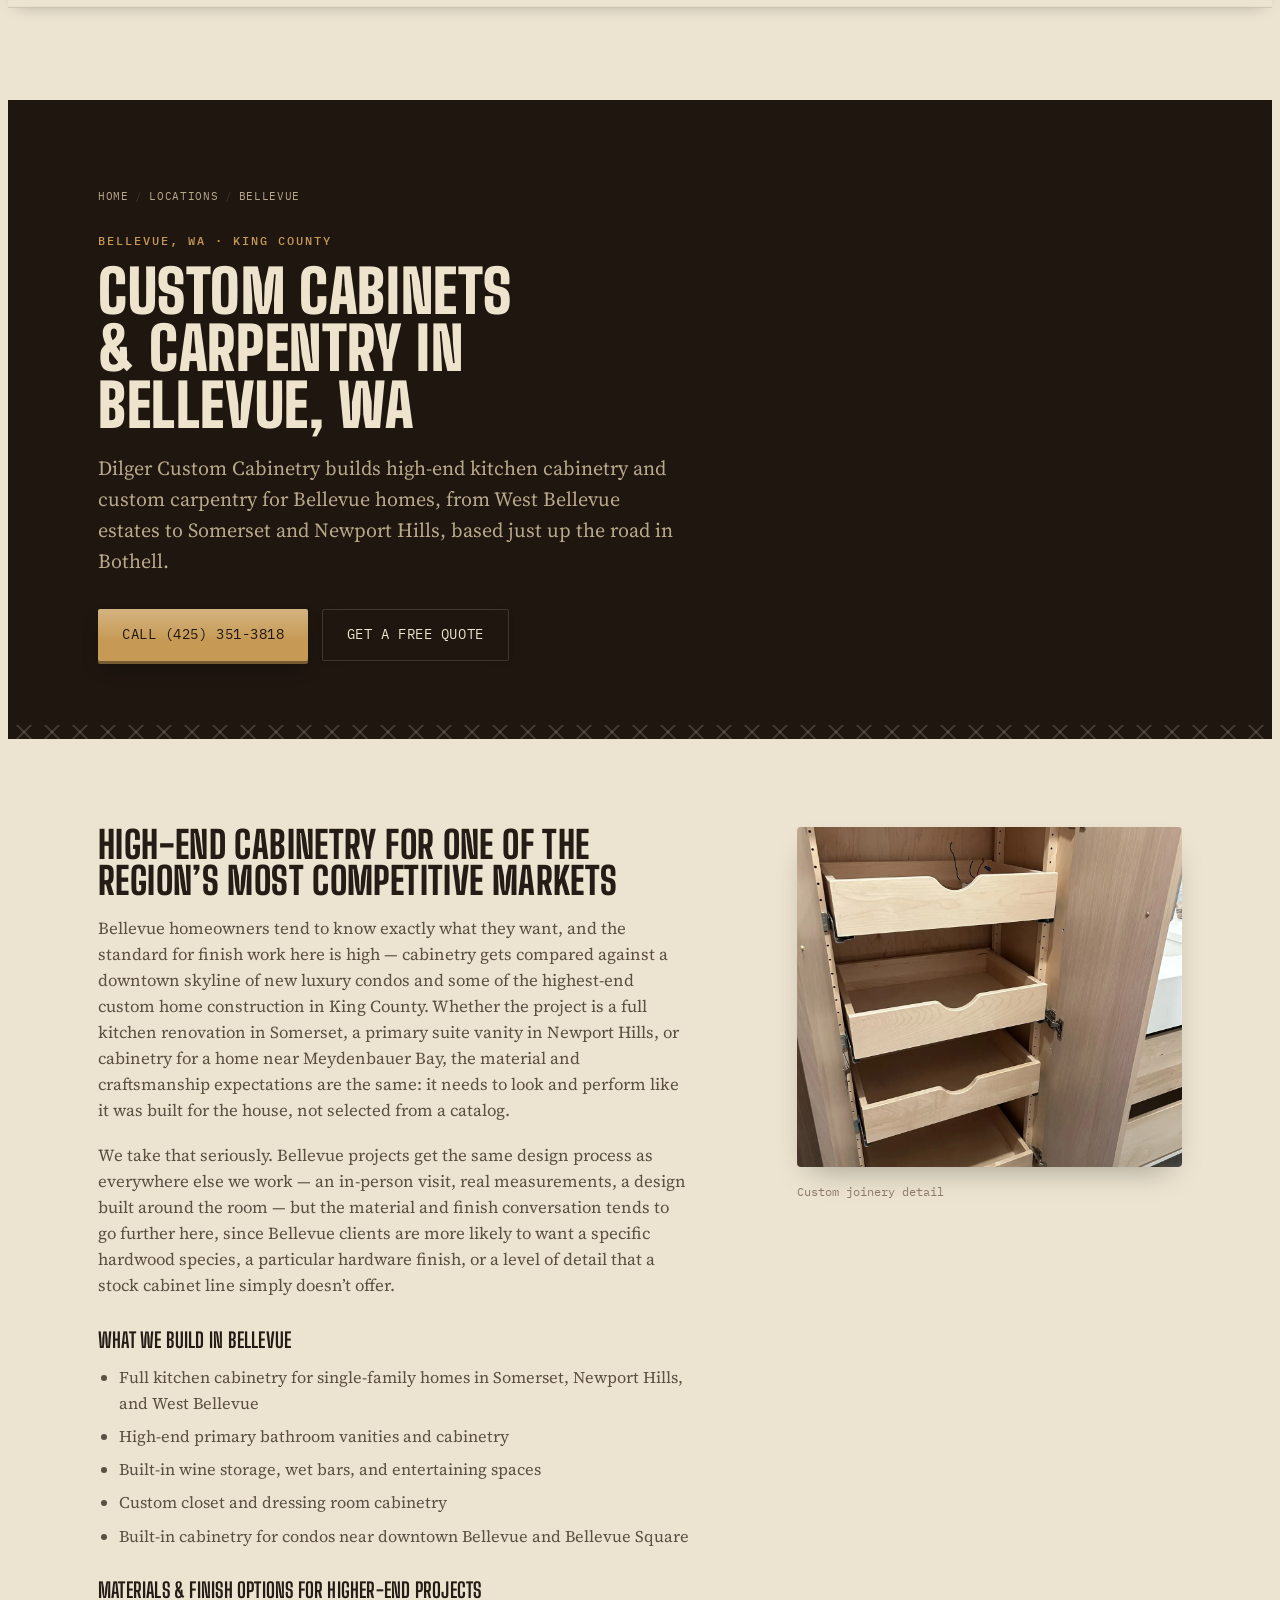
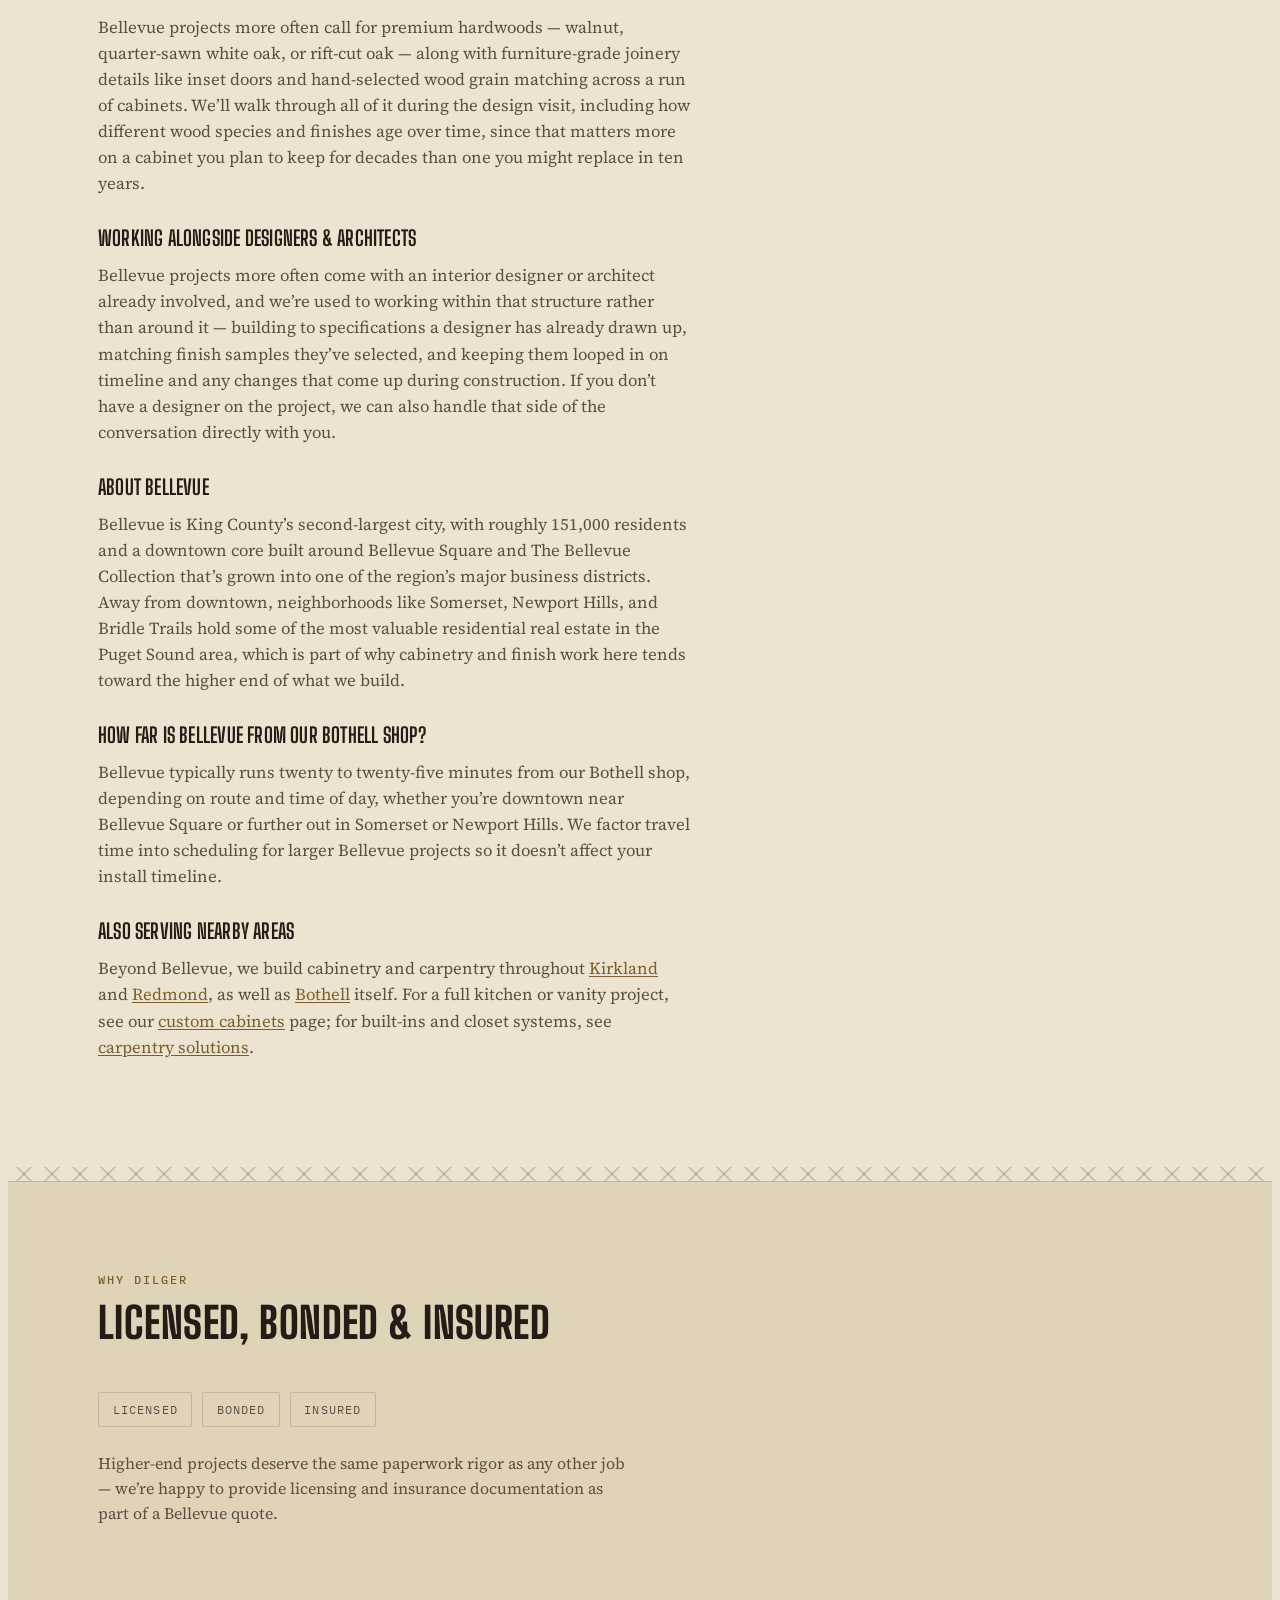
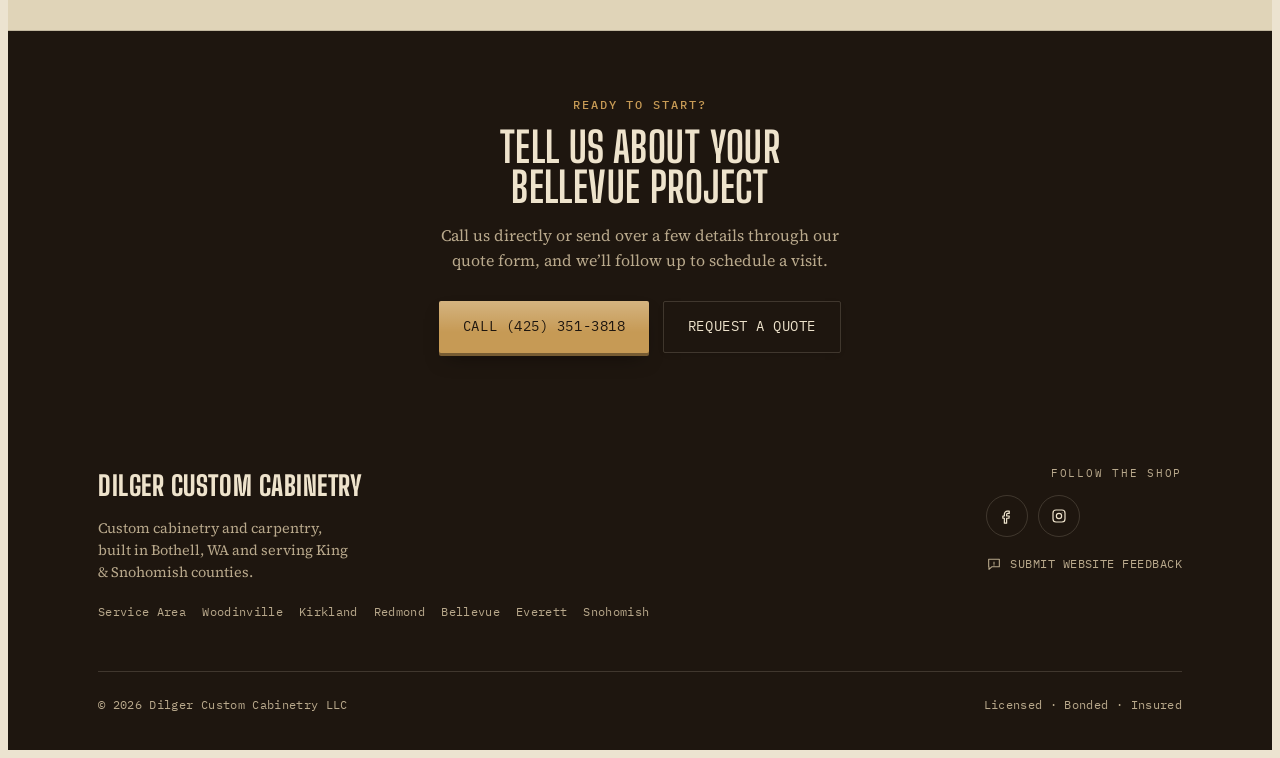
<file: locations/bellevue.html>
<!DOCTYPE html>
<html lang="en">
<head>
<meta charset="UTF-8">
<meta name="viewport" content="width=device-width, initial-scale=1">
<title>Custom Cabinets &amp; Carpentry in Bellevue, WA | Dilger Custom Cabinetry</title>
<meta name="description" content="High-end custom cabinets, kitchens, and carpentry for Bellevue, WA homes. Licensed, bonded, and insured. Serving Bellevue from our shop in nearby Bothell.">
<link rel="canonical" href="https://dilgercustomcabinetry.com/locations/bellevue.html">
<link rel="icon" type="image/png" sizes="32x32" href="/favicon-32.png">
<link rel="icon" type="image/png" sizes="192x192" href="/icon-192.png">
<link rel="apple-touch-icon" href="/apple-touch-icon.png">

<meta property="og:type" content="website">
<meta property="og:site_name" content="Dilger Custom Cabinetry">
<meta property="og:title" content="Custom Cabinets &amp; Carpentry in Bellevue, WA | Dilger Custom Cabinetry">
<meta property="og:description" content="High-end custom cabinets, kitchens, and carpentry for Bellevue, WA homes, from a shop in nearby Bothell.">
<meta property="og:url" content="https://dilgercustomcabinetry.com/locations/bellevue.html">
<meta property="og:image" content="https://dilgercustomcabinetry.com/images/gallery/cabinet-joinery-detail.jpg">
<meta name="twitter:card" content="summary_large_image">
<meta name="twitter:title" content="Custom Cabinets &amp; Carpentry in Bellevue, WA | Dilger Custom Cabinetry">
<meta name="twitter:description" content="High-end custom cabinets, kitchens, and carpentry for Bellevue, WA homes, from a shop in nearby Bothell.">
<meta name="twitter:image" content="https://dilgercustomcabinetry.com/images/gallery/cabinet-joinery-detail.jpg">

<script type="application/ld+json">
{
  "@context": "https://schema.org",
  "@type": "HomeAndConstructionBusiness",
  "name": "Dilger Custom Cabinetry LLC",
  "image": "https://dilgercustomcabinetry.com/images/hero-kitchen.jpg",
  "url": "https://dilgercustomcabinetry.com/",
  "telephone": "+1-425-351-3818",
  "priceRange": "$$",
  "address": {
    "@type": "PostalAddress",
    "streetAddress": "21819 49th Ave SE",
    "addressLocality": "Bothell",
    "addressRegion": "WA",
    "postalCode": "98021",
    "addressCountry": "US"
  },
  "areaServed": [
    { "@type": "City", "name": "Bothell" },
    { "@type": "City", "name": "Woodinville" },
    { "@type": "City", "name": "Kirkland" },
    { "@type": "City", "name": "Redmond" },
    { "@type": "City", "name": "Bellevue" },
    { "@type": "City", "name": "Everett" },
    { "@type": "City", "name": "Snohomish" }
  ],
  "sameAs": [
    "https://www.facebook.com/p/Dilger-Custom-Cabinetry-61575147275567/",
    "https://www.instagram.com/dilger_custom_cabinetry_llc/"
  ]
}
</script>

<!-- Google tag (gtag.js) -->
<script async src="https://www.googletagmanager.com/gtag/js?id=G-DZHT3YH5XT"></script>
<script>
  window.dataLayer = window.dataLayer || [];
  function gtag(){ dataLayer.push(arguments); }
  gtag('js', new Date());
  gtag('config', 'G-DZHT3YH5XT');
</script>

<link rel="preconnect" href="https://fonts.googleapis.com">
<link rel="preconnect" href="https://fonts.gstatic.com" crossorigin>
<link rel="stylesheet" href="https://fonts.googleapis.com/css2?family=Big+Shoulders+Display:wght@500;700;800;900&family=Source+Serif+4:ital,wght@0,500;0,600;1,400&family=IBM+Plex+Mono:wght@400;500;600&display=swap">
<link rel="stylesheet" href="/assets/site.css">
</head>
<body>

<svg width="0" height="0" style="position:absolute" aria-hidden="true">
  <symbol id="icon-menu" viewBox="0 0 24 24" fill="none" stroke="currentColor" stroke-width="1.8" stroke-linecap="round"><path d="M3 6h18M3 12h18M3 18h18"/></symbol>
  <symbol id="icon-close" viewBox="0 0 24 24" fill="none" stroke="currentColor" stroke-width="1.8" stroke-linecap="round"><path d="M5 5l14 14M19 5L5 19"/></symbol>
</svg>

<nav class="site-nav">
  <div class="wrap nav-row">
    <a class="brand" href="/">
      <img class="logo-light" src="/images/logo-light.png" alt="Dilger Custom Cabinetry" width="1249" height="420">
      <img class="logo-dark" src="/images/logo-dark.png" alt="Dilger Custom Cabinetry" width="1249" height="420">
    </a>
    <ul class="nav-links" id="navLinks">
      <li><a href="/">Home</a></li>
      <li><a href="/#about">About</a></li>
      <li><a href="/#services">Services</a></li>
      <li><a href="/#locations">Locations</a></li>
      <li><a href="/#reviews">Reviews</a></li>
      <li><a href="/#contact">Contact</a></li>
      <li><a href="/#website-issue">Website Issue?</a></li>
      <li><a class="nav-call" href="tel:+14253513818" data-call-label="header_phone_button">Call (425) 351-3818</a></li>
    </ul>
    <button class="nav-toggle" id="navToggle" aria-label="Toggle menu" aria-expanded="false" aria-controls="navLinks">
      <svg><use href="#icon-menu" id="navToggleIcon"/></svg>
    </button>
  </div>
</nav>

<main>

  <section class="page-hero band">
    <div class="wrap">
      <div class="breadcrumb">
        <a href="/">Home</a><span aria-hidden="true">/</span>
        <a href="/#locations">Locations</a><span aria-hidden="true">/</span>
        <span>Bellevue</span>
      </div>
      <span class="eyebrow">Bellevue, WA &middot; King County</span>
      <h1>Custom Cabinets &amp; Carpentry in Bellevue, WA</h1>
      <p class="hero-tagline">Dilger Custom Cabinetry builds high-end kitchen cabinetry and custom carpentry for Bellevue homes, from West Bellevue estates to Somerset and Newport Hills, based just up the road in Bothell.</p>
      <div class="hero-ctas">
        <a class="btn btn-primary" href="tel:+14253513818" data-call-label="location_page_phone_button">Call (425) 351-3818</a>
        <a class="btn btn-ghost" href="/#contact">Get A Free Quote</a>
      </div>
    </div>
  </section>
  <div class="joinery on-band" aria-hidden="true"></div>

  <section>
    <div class="wrap content-columns">
      <div class="prose">
        <h2>High-End Cabinetry For One Of The Region&rsquo;s Most Competitive Markets</h2>
        <p>Bellevue homeowners tend to know exactly what they want, and the standard for finish work here is high &mdash; cabinetry gets compared against a downtown skyline of new luxury condos and some of the highest-end custom home construction in King County. Whether the project is a full kitchen renovation in Somerset, a primary suite vanity in Newport Hills, or cabinetry for a home near Meydenbauer Bay, the material and craftsmanship expectations are the same: it needs to look and perform like it was built for the house, not selected from a catalog.</p>
        <p>We take that seriously. Bellevue projects get the same design process as everywhere else we work &mdash; an in-person visit, real measurements, a design built around the room &mdash; but the material and finish conversation tends to go further here, since Bellevue clients are more likely to want a specific hardwood species, a particular hardware finish, or a level of detail that a stock cabinet line simply doesn&rsquo;t offer.</p>

        <h3>What We Build In Bellevue</h3>
        <ul>
          <li>Full kitchen cabinetry for single-family homes in Somerset, Newport Hills, and West Bellevue</li>
          <li>High-end primary bathroom vanities and cabinetry</li>
          <li>Built-in wine storage, wet bars, and entertaining spaces</li>
          <li>Custom closet and dressing room cabinetry</li>
          <li>Built-in cabinetry for condos near downtown Bellevue and Bellevue Square</li>
        </ul>

        <h3>Materials &amp; Finish Options For Higher-End Projects</h3>
        <p>Bellevue projects more often call for premium hardwoods &mdash; walnut, quarter-sawn white oak, or rift-cut oak &mdash; along with furniture-grade joinery details like inset doors and hand-selected wood grain matching across a run of cabinets. We&rsquo;ll walk through all of it during the design visit, including how different wood species and finishes age over time, since that matters more on a cabinet you plan to keep for decades than one you might replace in ten years.</p>

        <h3>Working Alongside Designers &amp; Architects</h3>
        <p>Bellevue projects more often come with an interior designer or architect already involved, and we&rsquo;re used to working within that structure rather than around it &mdash; building to specifications a designer has already drawn up, matching finish samples they&rsquo;ve selected, and keeping them looped in on timeline and any changes that come up during construction. If you don&rsquo;t have a designer on the project, we can also handle that side of the conversation directly with you.</p>

        <h3>About Bellevue</h3>
        <p>Bellevue is King County&rsquo;s second-largest city, with roughly 151,000 residents and a downtown core built around Bellevue Square and The Bellevue Collection that&rsquo;s grown into one of the region&rsquo;s major business districts. Away from downtown, neighborhoods like Somerset, Newport Hills, and Bridle Trails hold some of the most valuable residential real estate in the Puget Sound area, which is part of why cabinetry and finish work here tends toward the higher end of what we build.</p>

        <h3>How Far Is Bellevue From Our Bothell Shop?</h3>
        <p>Bellevue typically runs twenty to twenty-five minutes from our Bothell shop, depending on route and time of day, whether you&rsquo;re downtown near Bellevue Square or further out in Somerset or Newport Hills. We factor travel time into scheduling for larger Bellevue projects so it doesn&rsquo;t affect your install timeline.</p>

        <h3>Also Serving Nearby Areas</h3>
        <p>Beyond Bellevue, we build cabinetry and carpentry throughout <a href="/locations/kirkland.html">Kirkland</a> and <a href="/locations/redmond.html">Redmond</a>, as well as <a href="/">Bothell</a> itself. For a full kitchen or vanity project, see our <a href="/services/custom-cabinets.html">custom cabinets</a> page; for built-ins and closet systems, see <a href="/services/carpentry.html">carpentry solutions</a>.</p>
      </div>
      <div class="side-figures">
        <figure>
          <img src="/images/gallery/cabinet-joinery-detail.webp" alt="Close-up of custom cabinet joinery, hinges, and internal dividers during construction" width="1200" height="1600" loading="lazy">
          <figcaption>Custom joinery detail</figcaption>
        </figure>
      </div>
    </div>
  </section>

  <div class="joinery" aria-hidden="true"></div>

  <section style="background:var(--paper-raised); border-top:1px solid var(--paper-line); border-bottom:1px solid var(--paper-line);">
    <div class="wrap">
      <div class="section-head" data-reveal>
        <span class="eyebrow">Why Dilger</span>
        <h2>Licensed, Bonded &amp; Insured</h2>
      </div>
      <ul class="credentials">
        <li>Licensed</li>
        <li>Bonded</li>
        <li>Insured</li>
      </ul>
      <p style="margin-top:1.5rem; color:var(--ink-soft); max-width:66ch;">Higher-end projects deserve the same paperwork rigor as any other job &mdash; we&rsquo;re happy to provide licensing and insurance documentation as part of a Bellevue quote.</p>
    </div>
  </section>

  <section class="band cta-band">
    <div class="wrap">
      <span class="eyebrow">Ready To Start?</span>
      <h2>Tell Us About Your Bellevue Project</h2>
      <p>Call us directly or send over a few details through our quote form, and we&rsquo;ll follow up to schedule a visit.</p>
      <div class="hero-ctas">
        <a class="btn btn-primary" href="tel:+14253513818" data-call-label="location_page_cta_phone_button">Call (425) 351-3818</a>
        <a class="btn btn-ghost" href="/#contact">Request A Quote</a>
      </div>
    </div>
  </section>

</main>

<footer class="band">
  <div class="wrap">
    <div class="footer-top">
      <div class="footer-brand">
        <span class="brand-mark">Dilger Custom Cabinetry</span>
        <p class="footer-tagline">Custom cabinetry and carpentry, built in Bothell, WA and serving King &amp; Snohomish counties.</p>
        <ul class="footer-areas">
          <li><a href="/#locations">Service Area</a></li>
          <li><a href="/locations/woodinville.html">Woodinville</a></li>
          <li><a href="/locations/kirkland.html">Kirkland</a></li>
          <li><a href="/locations/redmond.html">Redmond</a></li>
          <li><a href="/locations/bellevue.html">Bellevue</a></li>
          <li><a href="/locations/everett.html">Everett</a></li>
          <li><a href="/locations/snohomish.html">Snohomish</a></li>
        </ul>
      </div>
      <div class="social-block">
        <span class="social-label">Follow The Shop</span>
        <ul class="social-links">
          <li>
            <a href="https://www.facebook.com/p/Dilger-Custom-Cabinetry-61575147275567/" aria-label="Facebook" target="_blank" rel="noopener">
              <svg viewBox="0 0 24 24" fill="none" stroke="currentColor" stroke-width="1.6" stroke-linejoin="round" stroke-linecap="round"><path d="M15 8.5h-2a1.5 1.5 0 0 0-1.5 1.5v2H15l-.4 3H11.5v6.5h-3V15h-2v-3h2V9.8A4 4 0 0 1 12.6 5.5H15z"/></svg>
            </a>
          </li>
          <li>
            <a href="https://www.instagram.com/dilger_custom_cabinetry_llc/" aria-label="Instagram" target="_blank" rel="noopener">
              <svg viewBox="0 0 24 24" fill="none" stroke="currentColor" stroke-width="1.6"><rect x="4" y="4" width="16" height="16" rx="4"/><circle cx="12" cy="12" r="3.5"/><circle cx="16.2" cy="7.8" r="0.6" fill="currentColor" stroke="none"/></svg>
            </a>
          </li>
        </ul>
        <a class="feedback-link" href="/feedback.html">
          <svg viewBox="0 0 24 24" fill="none" stroke="currentColor" stroke-width="1.6" stroke-linecap="round" stroke-linejoin="round"><path d="M4 5h16v11H9l-4.5 4V16H4V5z"/><path d="M12 9.2v3M12 14.6h.01"/></svg>
          Submit Website Feedback
        </a>
      </div>
    </div>
    <div class="footer-bottom">
      <span>&copy; 2026 Dilger Custom Cabinetry LLC</span>
      <span>Licensed &middot; Bonded &middot; Insured</span>
    </div>
  </div>
</footer>

<script src="/assets/site.js"></script>
</body>
</html>
</file>
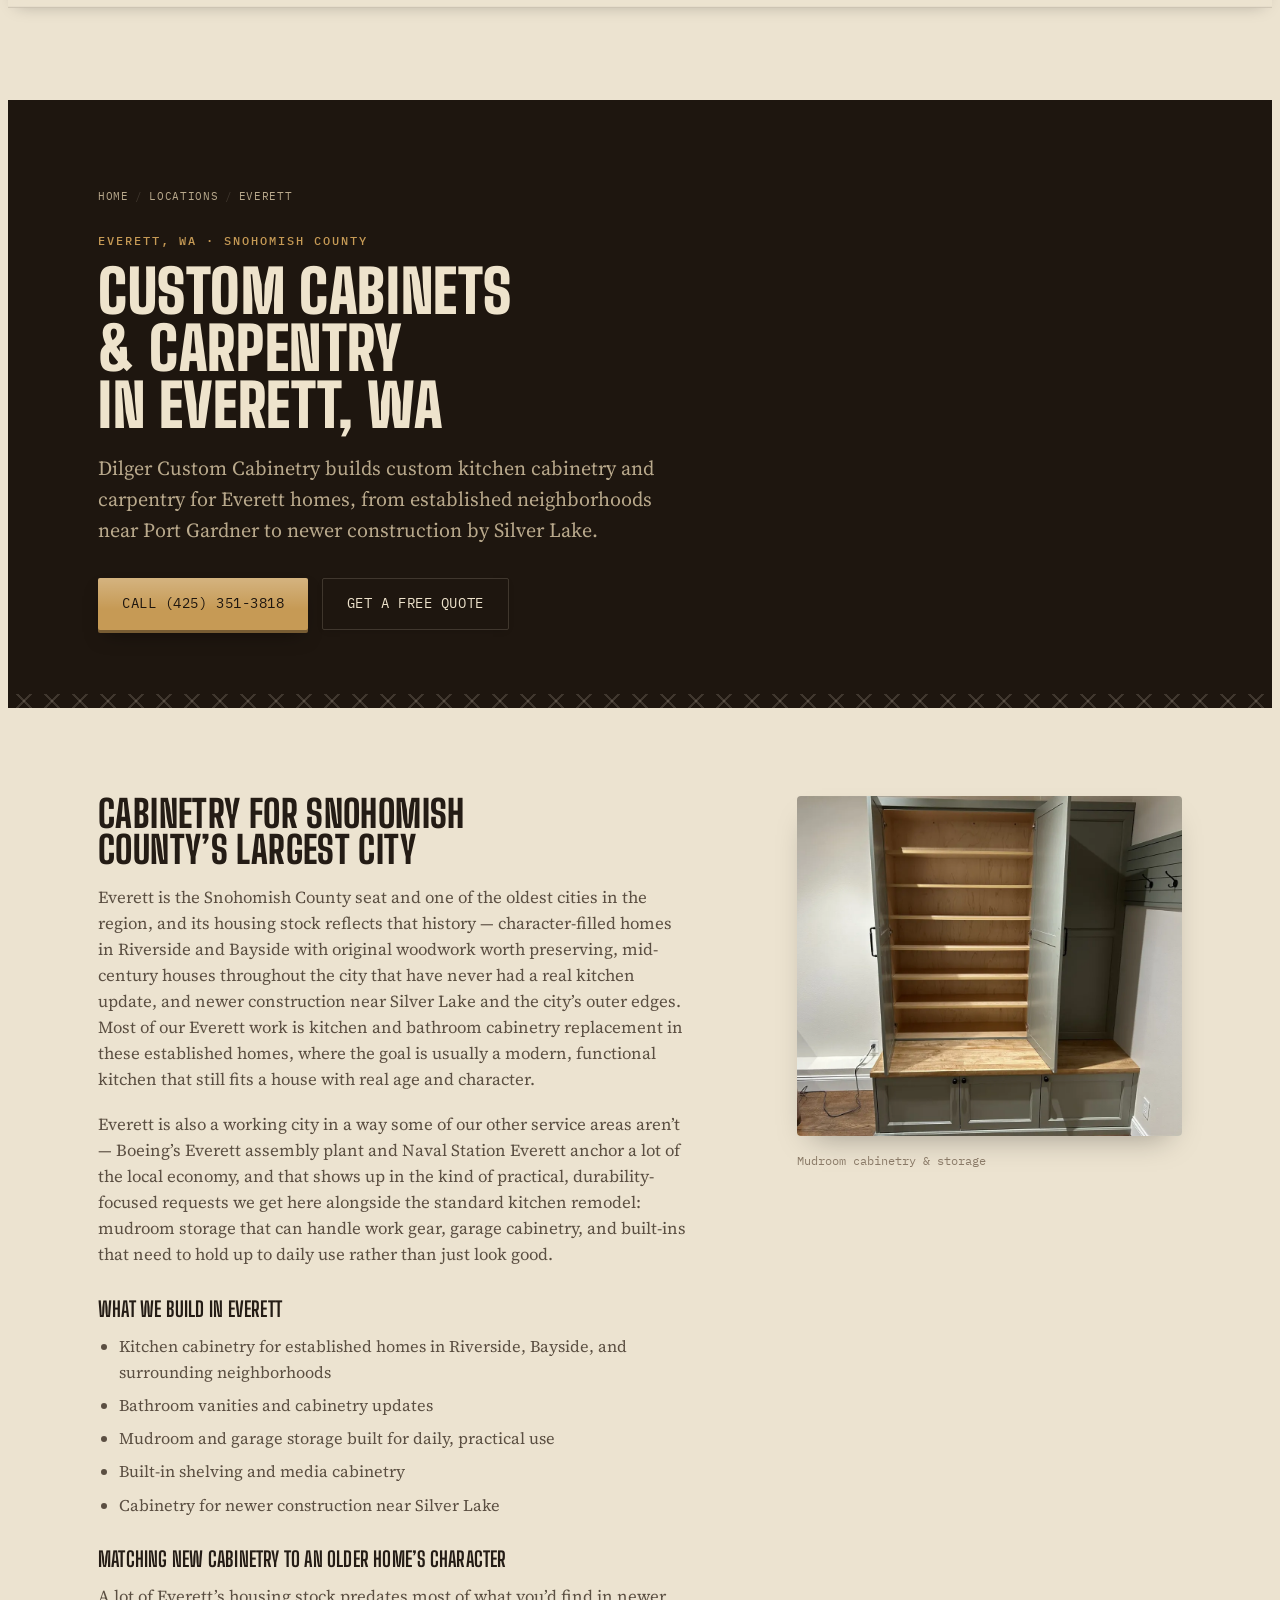
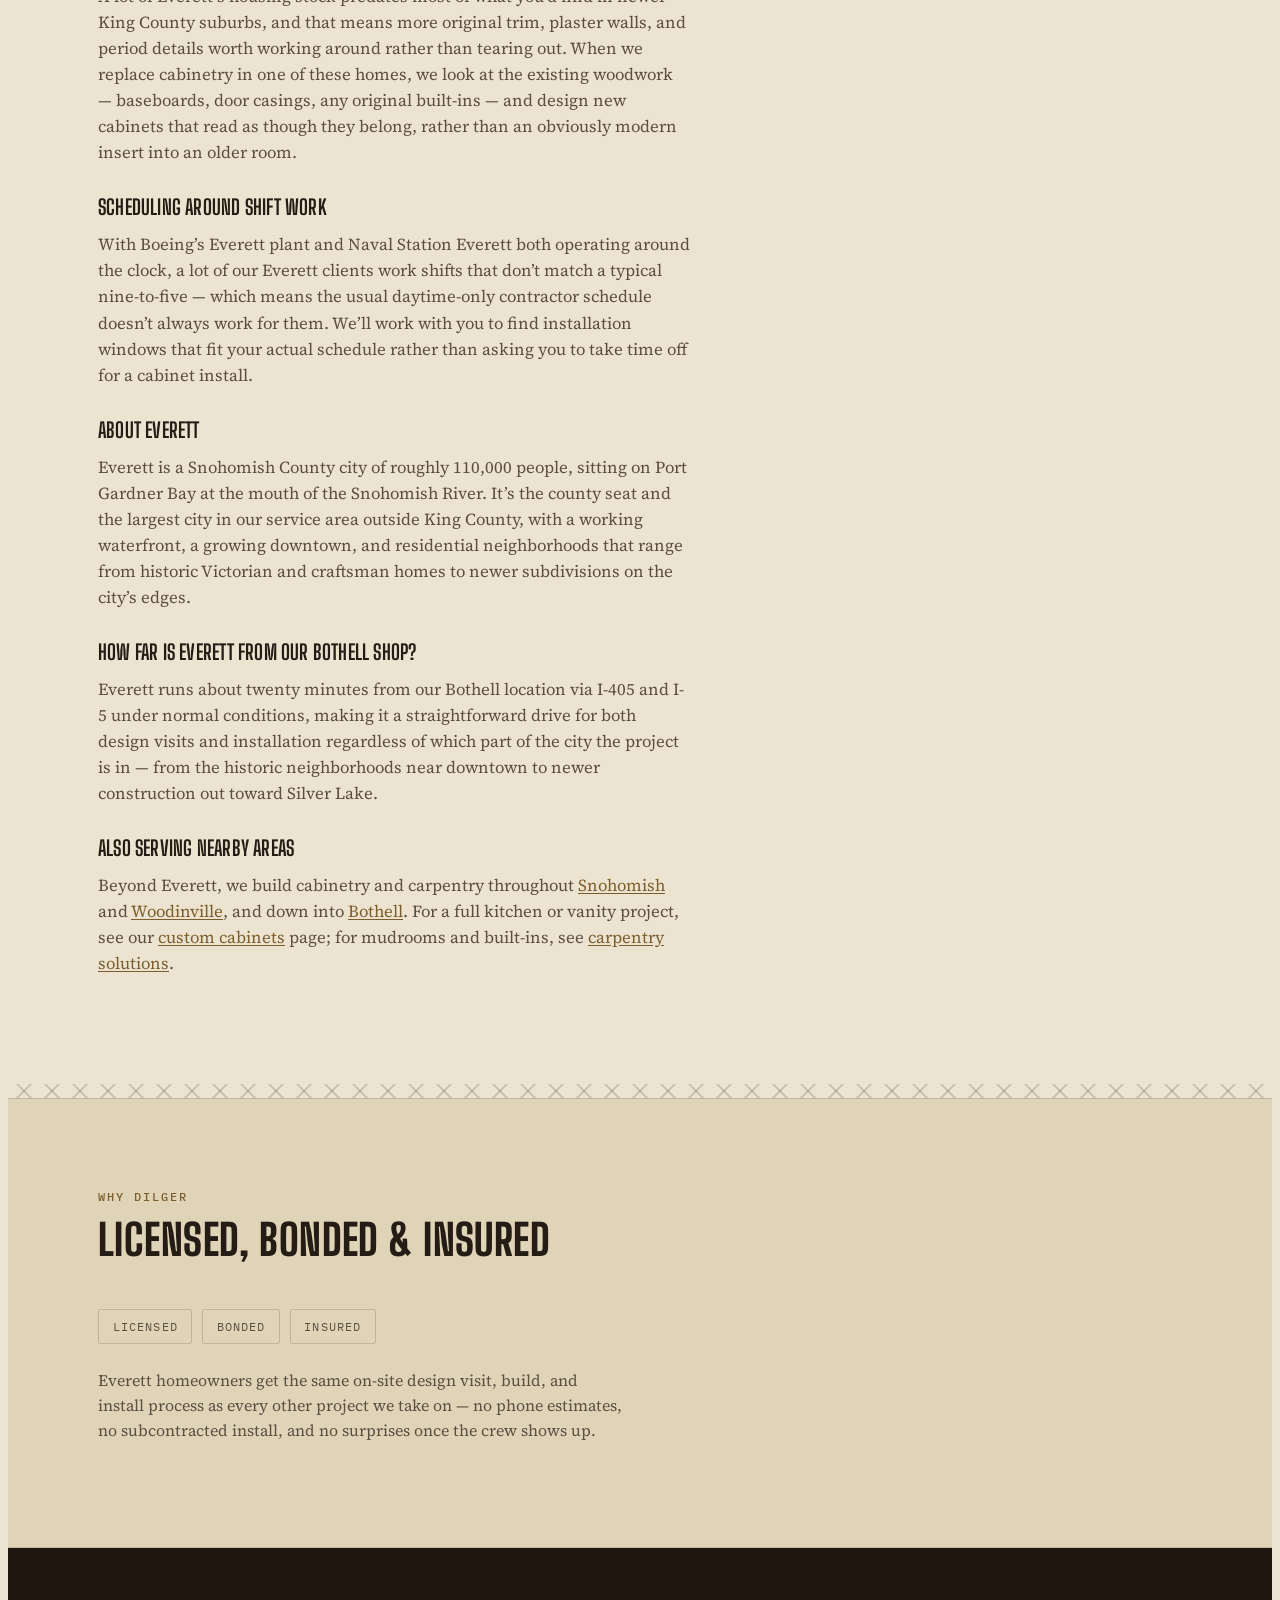
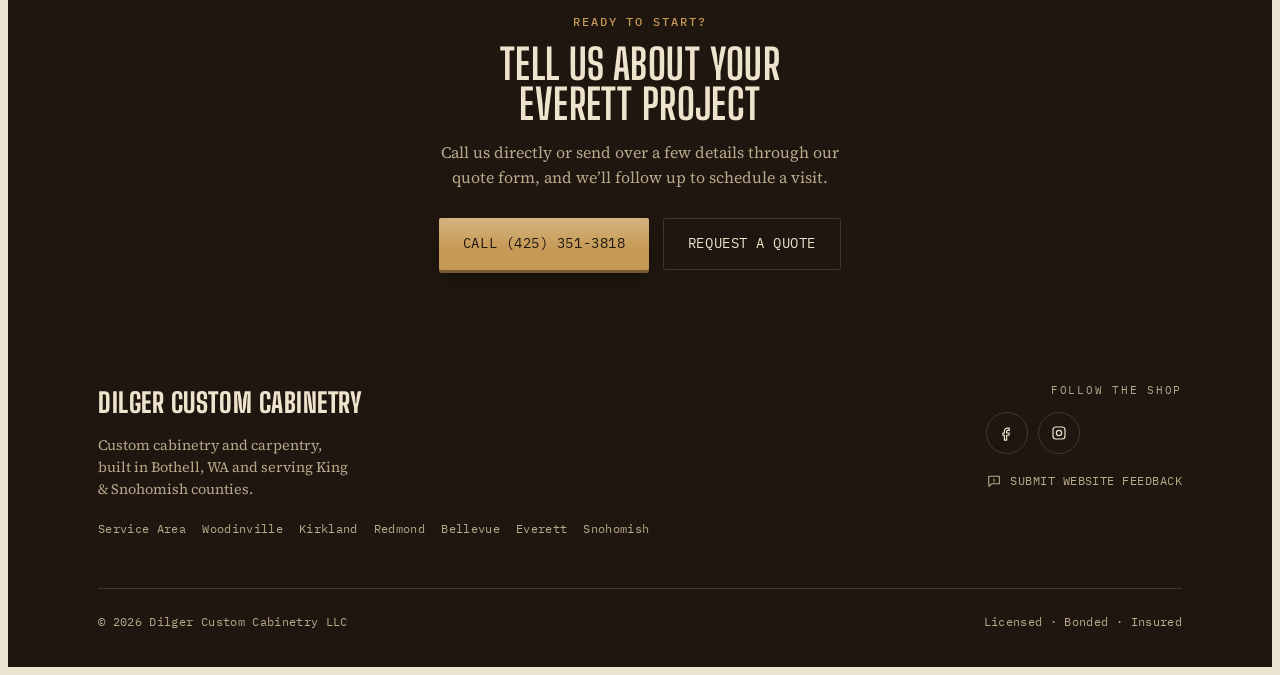
<file: locations/everett.html>
<!DOCTYPE html>
<html lang="en">
<head>
<meta charset="UTF-8">
<meta name="viewport" content="width=device-width, initial-scale=1">
<title>Custom Cabinets &amp; Carpentry in Everett, WA | Dilger Custom Cabinetry</title>
<meta name="description" content="Custom cabinets, kitchens, and carpentry for Everett, WA homes. Licensed, bonded, and insured. Serving Everett and Snohomish County from our shop in Bothell.">
<link rel="canonical" href="https://dilgercustomcabinetry.com/locations/everett.html">
<link rel="icon" type="image/png" sizes="32x32" href="/favicon-32.png">
<link rel="icon" type="image/png" sizes="192x192" href="/icon-192.png">
<link rel="apple-touch-icon" href="/apple-touch-icon.png">

<meta property="og:type" content="website">
<meta property="og:site_name" content="Dilger Custom Cabinetry">
<meta property="og:title" content="Custom Cabinets &amp; Carpentry in Everett, WA | Dilger Custom Cabinetry">
<meta property="og:description" content="Custom cabinets, kitchens, and carpentry for Everett, WA homes, serving Snohomish County from a shop in Bothell.">
<meta property="og:url" content="https://dilgercustomcabinetry.com/locations/everett.html">
<meta property="og:image" content="https://dilgercustomcabinetry.com/images/gallery/mudroom-sage-cabinet.jpg">
<meta name="twitter:card" content="summary_large_image">
<meta name="twitter:title" content="Custom Cabinets &amp; Carpentry in Everett, WA | Dilger Custom Cabinetry">
<meta name="twitter:description" content="Custom cabinets, kitchens, and carpentry for Everett, WA homes, serving Snohomish County from a shop in Bothell.">
<meta name="twitter:image" content="https://dilgercustomcabinetry.com/images/gallery/mudroom-sage-cabinet.jpg">

<script type="application/ld+json">
{
  "@context": "https://schema.org",
  "@type": "HomeAndConstructionBusiness",
  "name": "Dilger Custom Cabinetry LLC",
  "image": "https://dilgercustomcabinetry.com/images/hero-kitchen.jpg",
  "url": "https://dilgercustomcabinetry.com/",
  "telephone": "+1-425-351-3818",
  "priceRange": "$$",
  "address": {
    "@type": "PostalAddress",
    "streetAddress": "21819 49th Ave SE",
    "addressLocality": "Bothell",
    "addressRegion": "WA",
    "postalCode": "98021",
    "addressCountry": "US"
  },
  "areaServed": [
    { "@type": "City", "name": "Bothell" },
    { "@type": "City", "name": "Woodinville" },
    { "@type": "City", "name": "Kirkland" },
    { "@type": "City", "name": "Redmond" },
    { "@type": "City", "name": "Bellevue" },
    { "@type": "City", "name": "Everett" },
    { "@type": "City", "name": "Snohomish" }
  ],
  "sameAs": [
    "https://www.facebook.com/p/Dilger-Custom-Cabinetry-61575147275567/",
    "https://www.instagram.com/dilger_custom_cabinetry_llc/"
  ]
}
</script>

<!-- Google tag (gtag.js) -->
<script async src="https://www.googletagmanager.com/gtag/js?id=G-DZHT3YH5XT"></script>
<script>
  window.dataLayer = window.dataLayer || [];
  function gtag(){ dataLayer.push(arguments); }
  gtag('js', new Date());
  gtag('config', 'G-DZHT3YH5XT');
</script>

<link rel="preconnect" href="https://fonts.googleapis.com">
<link rel="preconnect" href="https://fonts.gstatic.com" crossorigin>
<link rel="stylesheet" href="https://fonts.googleapis.com/css2?family=Big+Shoulders+Display:wght@500;700;800;900&family=Source+Serif+4:ital,wght@0,500;0,600;1,400&family=IBM+Plex+Mono:wght@400;500;600&display=swap">
<link rel="stylesheet" href="/assets/site.css">
</head>
<body>

<svg width="0" height="0" style="position:absolute" aria-hidden="true">
  <symbol id="icon-menu" viewBox="0 0 24 24" fill="none" stroke="currentColor" stroke-width="1.8" stroke-linecap="round"><path d="M3 6h18M3 12h18M3 18h18"/></symbol>
  <symbol id="icon-close" viewBox="0 0 24 24" fill="none" stroke="currentColor" stroke-width="1.8" stroke-linecap="round"><path d="M5 5l14 14M19 5L5 19"/></symbol>
</svg>

<nav class="site-nav">
  <div class="wrap nav-row">
    <a class="brand" href="/">
      <img class="logo-light" src="/images/logo-light.png" alt="Dilger Custom Cabinetry" width="1249" height="420">
      <img class="logo-dark" src="/images/logo-dark.png" alt="Dilger Custom Cabinetry" width="1249" height="420">
    </a>
    <ul class="nav-links" id="navLinks">
      <li><a href="/">Home</a></li>
      <li><a href="/#about">About</a></li>
      <li><a href="/#services">Services</a></li>
      <li><a href="/#locations">Locations</a></li>
      <li><a href="/#reviews">Reviews</a></li>
      <li><a href="/#contact">Contact</a></li>
      <li><a href="/#website-issue">Website Issue?</a></li>
      <li><a class="nav-call" href="tel:+14253513818" data-call-label="header_phone_button">Call (425) 351-3818</a></li>
    </ul>
    <button class="nav-toggle" id="navToggle" aria-label="Toggle menu" aria-expanded="false" aria-controls="navLinks">
      <svg><use href="#icon-menu" id="navToggleIcon"/></svg>
    </button>
  </div>
</nav>

<main>

  <section class="page-hero band">
    <div class="wrap">
      <div class="breadcrumb">
        <a href="/">Home</a><span aria-hidden="true">/</span>
        <a href="/#locations">Locations</a><span aria-hidden="true">/</span>
        <span>Everett</span>
      </div>
      <span class="eyebrow">Everett, WA &middot; Snohomish County</span>
      <h1>Custom Cabinets &amp; Carpentry in Everett, WA</h1>
      <p class="hero-tagline">Dilger Custom Cabinetry builds custom kitchen cabinetry and carpentry for Everett homes, from established neighborhoods near Port Gardner to newer construction by Silver Lake.</p>
      <div class="hero-ctas">
        <a class="btn btn-primary" href="tel:+14253513818" data-call-label="location_page_phone_button">Call (425) 351-3818</a>
        <a class="btn btn-ghost" href="/#contact">Get A Free Quote</a>
      </div>
    </div>
  </section>
  <div class="joinery on-band" aria-hidden="true"></div>

  <section>
    <div class="wrap content-columns">
      <div class="prose">
        <h2>Cabinetry For Snohomish County&rsquo;s Largest City</h2>
        <p>Everett is the Snohomish County seat and one of the oldest cities in the region, and its housing stock reflects that history &mdash; character-filled homes in Riverside and Bayside with original woodwork worth preserving, mid-century houses throughout the city that have never had a real kitchen update, and newer construction near Silver Lake and the city&rsquo;s outer edges. Most of our Everett work is kitchen and bathroom cabinetry replacement in these established homes, where the goal is usually a modern, functional kitchen that still fits a house with real age and character.</p>
        <p>Everett is also a working city in a way some of our other service areas aren&rsquo;t &mdash; Boeing&rsquo;s Everett assembly plant and Naval Station Everett anchor a lot of the local economy, and that shows up in the kind of practical, durability-focused requests we get here alongside the standard kitchen remodel: mudroom storage that can handle work gear, garage cabinetry, and built-ins that need to hold up to daily use rather than just look good.</p>

        <h3>What We Build In Everett</h3>
        <ul>
          <li>Kitchen cabinetry for established homes in Riverside, Bayside, and surrounding neighborhoods</li>
          <li>Bathroom vanities and cabinetry updates</li>
          <li>Mudroom and garage storage built for daily, practical use</li>
          <li>Built-in shelving and media cabinetry</li>
          <li>Cabinetry for newer construction near Silver Lake</li>
        </ul>

        <h3>Matching New Cabinetry To An Older Home&rsquo;s Character</h3>
        <p>A lot of Everett&rsquo;s housing stock predates most of what you&rsquo;d find in newer King County suburbs, and that means more original trim, plaster walls, and period details worth working around rather than tearing out. When we replace cabinetry in one of these homes, we look at the existing woodwork &mdash; baseboards, door casings, any original built-ins &mdash; and design new cabinets that read as though they belong, rather than an obviously modern insert into an older room.</p>

        <h3>Scheduling Around Shift Work</h3>
        <p>With Boeing&rsquo;s Everett plant and Naval Station Everett both operating around the clock, a lot of our Everett clients work shifts that don&rsquo;t match a typical nine-to-five &mdash; which means the usual daytime-only contractor schedule doesn&rsquo;t always work for them. We&rsquo;ll work with you to find installation windows that fit your actual schedule rather than asking you to take time off for a cabinet install.</p>

        <h3>About Everett</h3>
        <p>Everett is a Snohomish County city of roughly 110,000 people, sitting on Port Gardner Bay at the mouth of the Snohomish River. It&rsquo;s the county seat and the largest city in our service area outside King County, with a working waterfront, a growing downtown, and residential neighborhoods that range from historic Victorian and craftsman homes to newer subdivisions on the city&rsquo;s edges.</p>

        <h3>How Far Is Everett From Our Bothell Shop?</h3>
        <p>Everett runs about twenty minutes from our Bothell location via I-405 and I-5 under normal conditions, making it a straightforward drive for both design visits and installation regardless of which part of the city the project is in &mdash; from the historic neighborhoods near downtown to newer construction out toward Silver Lake.</p>

        <h3>Also Serving Nearby Areas</h3>
        <p>Beyond Everett, we build cabinetry and carpentry throughout <a href="/locations/snohomish.html">Snohomish</a> and <a href="/locations/woodinville.html">Woodinville</a>, and down into <a href="/">Bothell</a>. For a full kitchen or vanity project, see our <a href="/services/custom-cabinets.html">custom cabinets</a> page; for mudrooms and built-ins, see <a href="/services/carpentry.html">carpentry solutions</a>.</p>
      </div>
      <div class="side-figures">
        <figure>
          <img src="/images/gallery/mudroom-sage-cabinet.webp" alt="Sage green mudroom cabinet with open shelving and a butcher block bench top" width="1200" height="900" loading="lazy">
          <figcaption>Mudroom cabinetry &amp; storage</figcaption>
        </figure>
      </div>
    </div>
  </section>

  <div class="joinery" aria-hidden="true"></div>

  <section style="background:var(--paper-raised); border-top:1px solid var(--paper-line); border-bottom:1px solid var(--paper-line);">
    <div class="wrap">
      <div class="section-head" data-reveal>
        <span class="eyebrow">Why Dilger</span>
        <h2>Licensed, Bonded &amp; Insured</h2>
      </div>
      <ul class="credentials">
        <li>Licensed</li>
        <li>Bonded</li>
        <li>Insured</li>
      </ul>
      <p style="margin-top:1.5rem; color:var(--ink-soft); max-width:66ch;">Everett homeowners get the same on-site design visit, build, and install process as every other project we take on &mdash; no phone estimates, no subcontracted install, and no surprises once the crew shows up.</p>
    </div>
  </section>

  <section class="band cta-band">
    <div class="wrap">
      <span class="eyebrow">Ready To Start?</span>
      <h2>Tell Us About Your Everett Project</h2>
      <p>Call us directly or send over a few details through our quote form, and we&rsquo;ll follow up to schedule a visit.</p>
      <div class="hero-ctas">
        <a class="btn btn-primary" href="tel:+14253513818" data-call-label="location_page_cta_phone_button">Call (425) 351-3818</a>
        <a class="btn btn-ghost" href="/#contact">Request A Quote</a>
      </div>
    </div>
  </section>

</main>

<footer class="band">
  <div class="wrap">
    <div class="footer-top">
      <div class="footer-brand">
        <span class="brand-mark">Dilger Custom Cabinetry</span>
        <p class="footer-tagline">Custom cabinetry and carpentry, built in Bothell, WA and serving King &amp; Snohomish counties.</p>
        <ul class="footer-areas">
          <li><a href="/#locations">Service Area</a></li>
          <li><a href="/locations/woodinville.html">Woodinville</a></li>
          <li><a href="/locations/kirkland.html">Kirkland</a></li>
          <li><a href="/locations/redmond.html">Redmond</a></li>
          <li><a href="/locations/bellevue.html">Bellevue</a></li>
          <li><a href="/locations/everett.html">Everett</a></li>
          <li><a href="/locations/snohomish.html">Snohomish</a></li>
        </ul>
      </div>
      <div class="social-block">
        <span class="social-label">Follow The Shop</span>
        <ul class="social-links">
          <li>
            <a href="https://www.facebook.com/p/Dilger-Custom-Cabinetry-61575147275567/" aria-label="Facebook" target="_blank" rel="noopener">
              <svg viewBox="0 0 24 24" fill="none" stroke="currentColor" stroke-width="1.6" stroke-linejoin="round" stroke-linecap="round"><path d="M15 8.5h-2a1.5 1.5 0 0 0-1.5 1.5v2H15l-.4 3H11.5v6.5h-3V15h-2v-3h2V9.8A4 4 0 0 1 12.6 5.5H15z"/></svg>
            </a>
          </li>
          <li>
            <a href="https://www.instagram.com/dilger_custom_cabinetry_llc/" aria-label="Instagram" target="_blank" rel="noopener">
              <svg viewBox="0 0 24 24" fill="none" stroke="currentColor" stroke-width="1.6"><rect x="4" y="4" width="16" height="16" rx="4"/><circle cx="12" cy="12" r="3.5"/><circle cx="16.2" cy="7.8" r="0.6" fill="currentColor" stroke="none"/></svg>
            </a>
          </li>
        </ul>
        <a class="feedback-link" href="/feedback.html">
          <svg viewBox="0 0 24 24" fill="none" stroke="currentColor" stroke-width="1.6" stroke-linecap="round" stroke-linejoin="round"><path d="M4 5h16v11H9l-4.5 4V16H4V5z"/><path d="M12 9.2v3M12 14.6h.01"/></svg>
          Submit Website Feedback
        </a>
      </div>
    </div>
    <div class="footer-bottom">
      <span>&copy; 2026 Dilger Custom Cabinetry LLC</span>
      <span>Licensed &middot; Bonded &middot; Insured</span>
    </div>
  </div>
</footer>

<script src="/assets/site.js"></script>
</body>
</html>
</file>
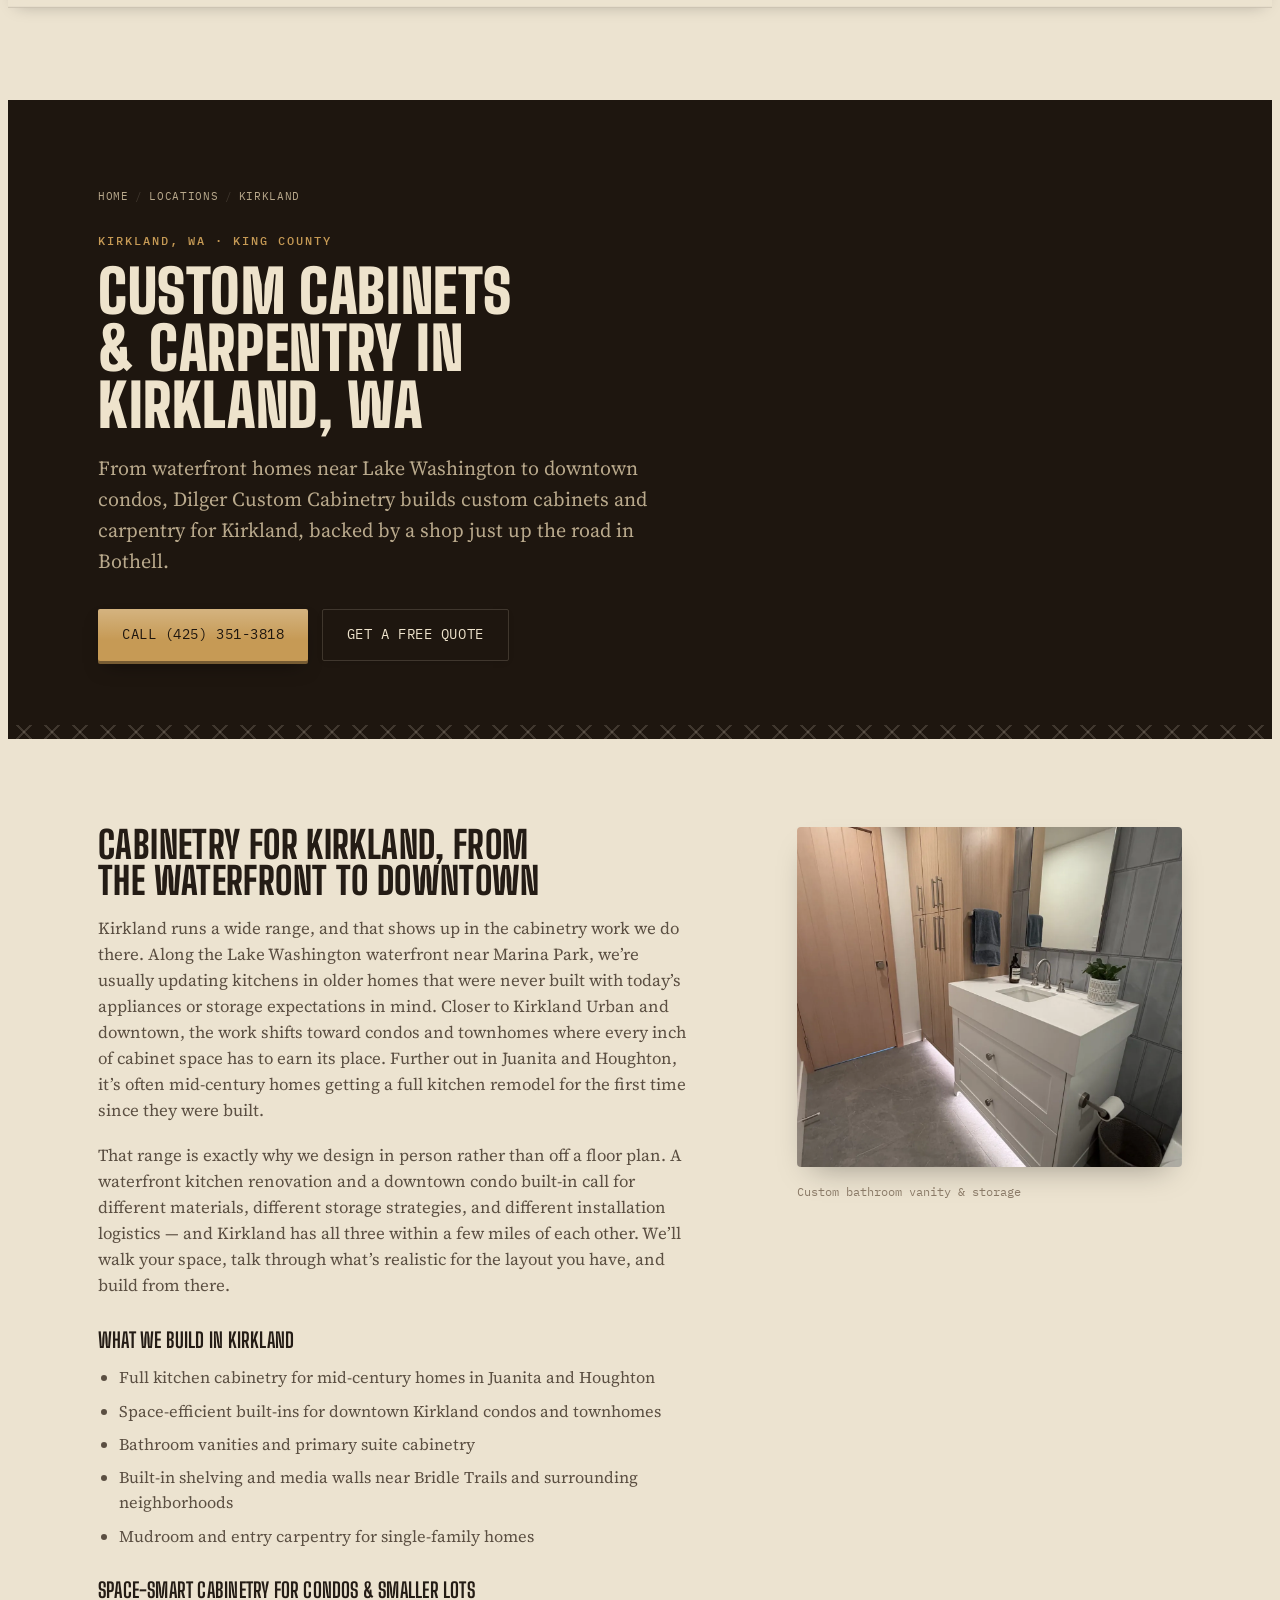
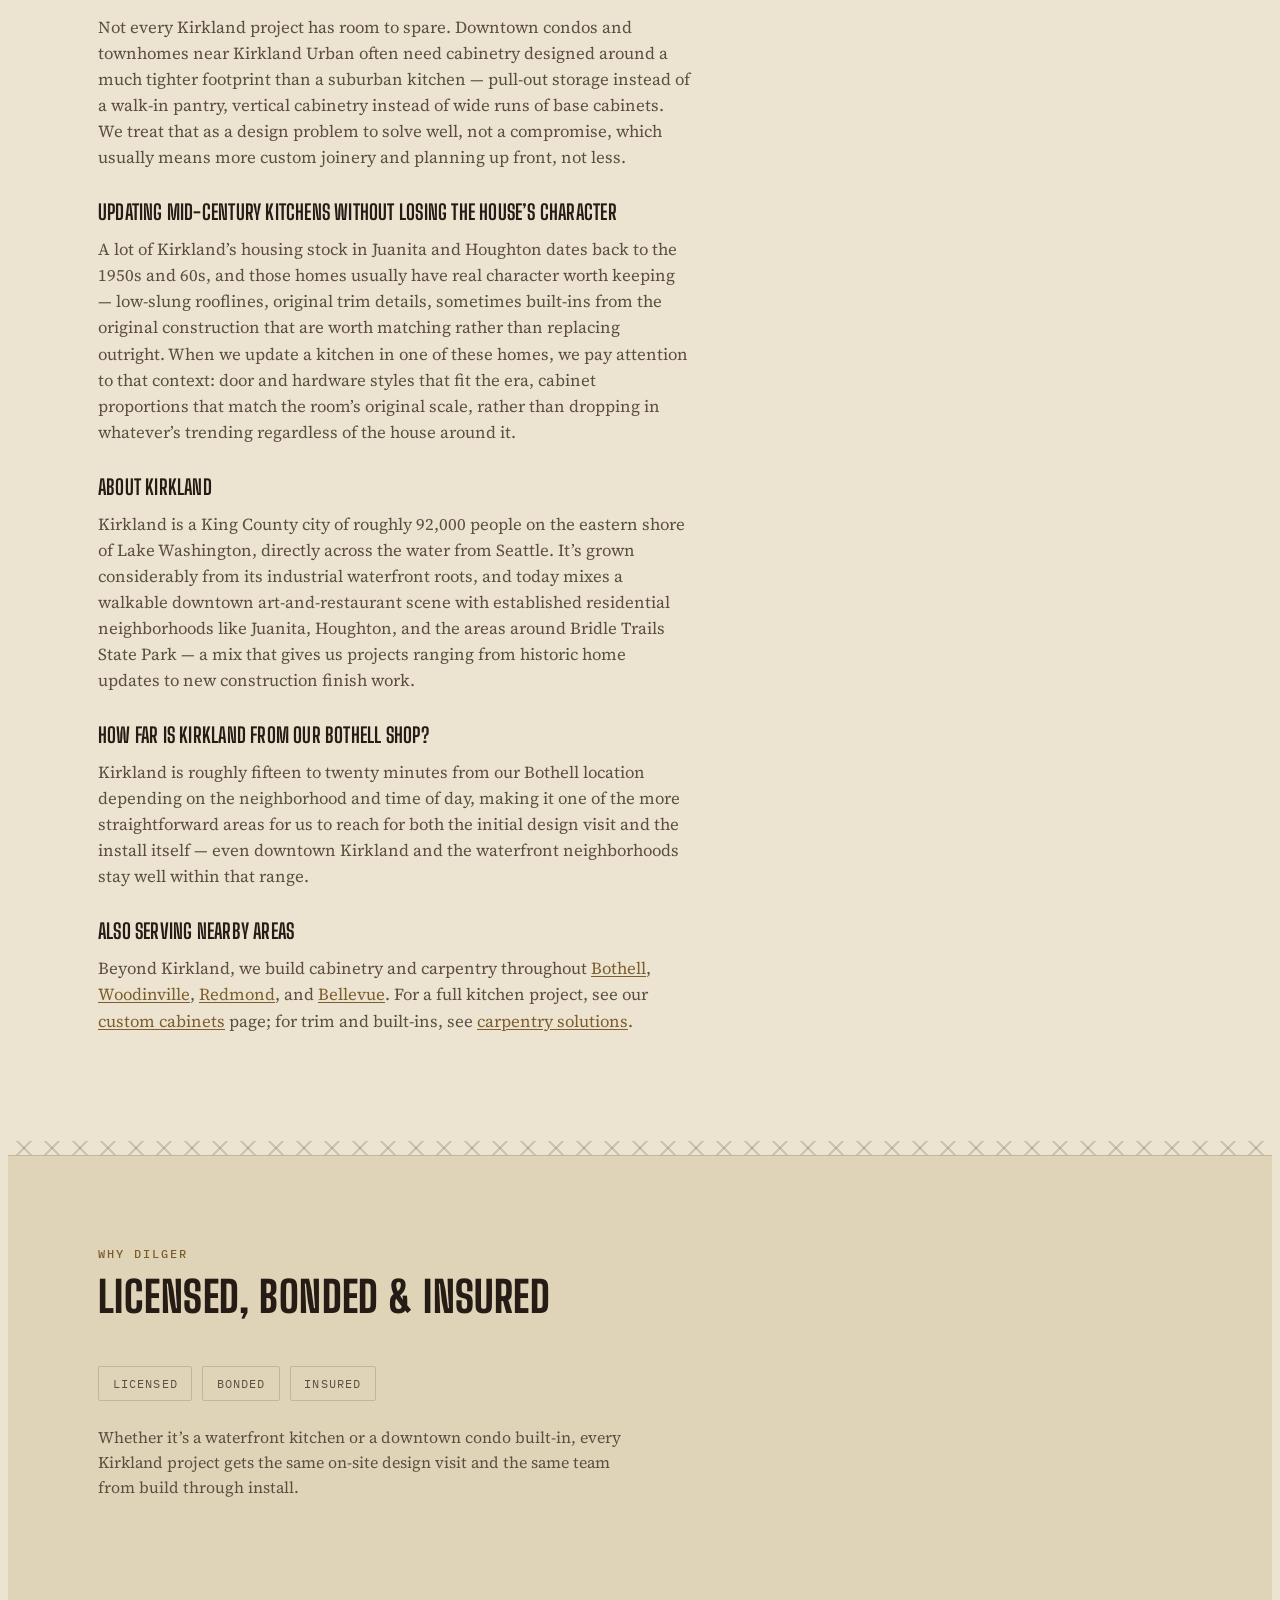
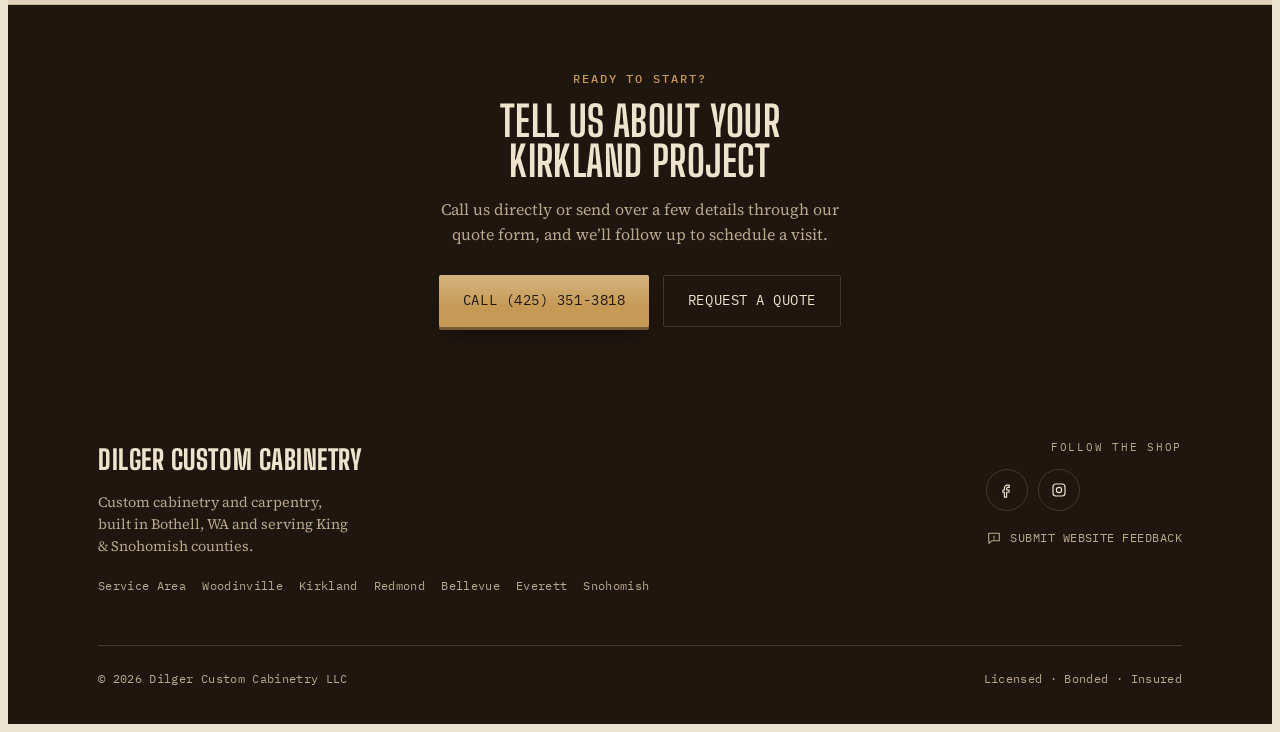
<file: locations/kirkland.html>
<!DOCTYPE html>
<html lang="en">
<head>
<meta charset="UTF-8">
<meta name="viewport" content="width=device-width, initial-scale=1">
<title>Custom Cabinets &amp; Carpentry in Kirkland, WA | Dilger Custom Cabinetry</title>
<meta name="description" content="Custom cabinets, kitchens, and carpentry for Kirkland, WA homes and condos. Licensed, bonded, and insured. Serving Kirkland from our shop in nearby Bothell.">
<link rel="canonical" href="https://dilgercustomcabinetry.com/locations/kirkland.html">
<link rel="icon" type="image/png" sizes="32x32" href="/favicon-32.png">
<link rel="icon" type="image/png" sizes="192x192" href="/icon-192.png">
<link rel="apple-touch-icon" href="/apple-touch-icon.png">

<meta property="og:type" content="website">
<meta property="og:site_name" content="Dilger Custom Cabinetry">
<meta property="og:title" content="Custom Cabinets &amp; Carpentry in Kirkland, WA | Dilger Custom Cabinetry">
<meta property="og:description" content="Custom cabinets, kitchens, and carpentry for Kirkland, WA homes and condos, from a shop in nearby Bothell.">
<meta property="og:url" content="https://dilgercustomcabinetry.com/locations/kirkland.html">
<meta property="og:image" content="https://dilgercustomcabinetry.com/images/gallery/bathroom-spa-vanity.jpg">
<meta name="twitter:card" content="summary_large_image">
<meta name="twitter:title" content="Custom Cabinets &amp; Carpentry in Kirkland, WA | Dilger Custom Cabinetry">
<meta name="twitter:description" content="Custom cabinets, kitchens, and carpentry for Kirkland, WA homes and condos, from a shop in nearby Bothell.">
<meta name="twitter:image" content="https://dilgercustomcabinetry.com/images/gallery/bathroom-spa-vanity.jpg">

<script type="application/ld+json">
{
  "@context": "https://schema.org",
  "@type": "HomeAndConstructionBusiness",
  "name": "Dilger Custom Cabinetry LLC",
  "image": "https://dilgercustomcabinetry.com/images/hero-kitchen.jpg",
  "url": "https://dilgercustomcabinetry.com/",
  "telephone": "+1-425-351-3818",
  "priceRange": "$$",
  "address": {
    "@type": "PostalAddress",
    "streetAddress": "21819 49th Ave SE",
    "addressLocality": "Bothell",
    "addressRegion": "WA",
    "postalCode": "98021",
    "addressCountry": "US"
  },
  "areaServed": [
    { "@type": "City", "name": "Bothell" },
    { "@type": "City", "name": "Woodinville" },
    { "@type": "City", "name": "Kirkland" },
    { "@type": "City", "name": "Redmond" },
    { "@type": "City", "name": "Bellevue" },
    { "@type": "City", "name": "Everett" },
    { "@type": "City", "name": "Snohomish" }
  ],
  "sameAs": [
    "https://www.facebook.com/p/Dilger-Custom-Cabinetry-61575147275567/",
    "https://www.instagram.com/dilger_custom_cabinetry_llc/"
  ]
}
</script>

<!-- Google tag (gtag.js) -->
<script async src="https://www.googletagmanager.com/gtag/js?id=G-DZHT3YH5XT"></script>
<script>
  window.dataLayer = window.dataLayer || [];
  function gtag(){ dataLayer.push(arguments); }
  gtag('js', new Date());
  gtag('config', 'G-DZHT3YH5XT');
</script>

<link rel="preconnect" href="https://fonts.googleapis.com">
<link rel="preconnect" href="https://fonts.gstatic.com" crossorigin>
<link rel="stylesheet" href="https://fonts.googleapis.com/css2?family=Big+Shoulders+Display:wght@500;700;800;900&family=Source+Serif+4:ital,wght@0,500;0,600;1,400&family=IBM+Plex+Mono:wght@400;500;600&display=swap">
<link rel="stylesheet" href="/assets/site.css">
</head>
<body>

<svg width="0" height="0" style="position:absolute" aria-hidden="true">
  <symbol id="icon-menu" viewBox="0 0 24 24" fill="none" stroke="currentColor" stroke-width="1.8" stroke-linecap="round"><path d="M3 6h18M3 12h18M3 18h18"/></symbol>
  <symbol id="icon-close" viewBox="0 0 24 24" fill="none" stroke="currentColor" stroke-width="1.8" stroke-linecap="round"><path d="M5 5l14 14M19 5L5 19"/></symbol>
</svg>

<nav class="site-nav">
  <div class="wrap nav-row">
    <a class="brand" href="/">
      <img class="logo-light" src="/images/logo-light.png" alt="Dilger Custom Cabinetry" width="1249" height="420">
      <img class="logo-dark" src="/images/logo-dark.png" alt="Dilger Custom Cabinetry" width="1249" height="420">
    </a>
    <ul class="nav-links" id="navLinks">
      <li><a href="/">Home</a></li>
      <li><a href="/#about">About</a></li>
      <li><a href="/#services">Services</a></li>
      <li><a href="/#locations">Locations</a></li>
      <li><a href="/#reviews">Reviews</a></li>
      <li><a href="/#contact">Contact</a></li>
      <li><a href="/#website-issue">Website Issue?</a></li>
      <li><a class="nav-call" href="tel:+14253513818" data-call-label="header_phone_button">Call (425) 351-3818</a></li>
    </ul>
    <button class="nav-toggle" id="navToggle" aria-label="Toggle menu" aria-expanded="false" aria-controls="navLinks">
      <svg><use href="#icon-menu" id="navToggleIcon"/></svg>
    </button>
  </div>
</nav>

<main>

  <section class="page-hero band">
    <div class="wrap">
      <div class="breadcrumb">
        <a href="/">Home</a><span aria-hidden="true">/</span>
        <a href="/#locations">Locations</a><span aria-hidden="true">/</span>
        <span>Kirkland</span>
      </div>
      <span class="eyebrow">Kirkland, WA &middot; King County</span>
      <h1>Custom Cabinets &amp; Carpentry in Kirkland, WA</h1>
      <p class="hero-tagline">From waterfront homes near Lake Washington to downtown condos, Dilger Custom Cabinetry builds custom cabinets and carpentry for Kirkland, backed by a shop just up the road in Bothell.</p>
      <div class="hero-ctas">
        <a class="btn btn-primary" href="tel:+14253513818" data-call-label="location_page_phone_button">Call (425) 351-3818</a>
        <a class="btn btn-ghost" href="/#contact">Get A Free Quote</a>
      </div>
    </div>
  </section>
  <div class="joinery on-band" aria-hidden="true"></div>

  <section>
    <div class="wrap content-columns">
      <div class="prose">
        <h2>Cabinetry For Kirkland, From The Waterfront To Downtown</h2>
        <p>Kirkland runs a wide range, and that shows up in the cabinetry work we do there. Along the Lake Washington waterfront near Marina Park, we&rsquo;re usually updating kitchens in older homes that were never built with today&rsquo;s appliances or storage expectations in mind. Closer to Kirkland Urban and downtown, the work shifts toward condos and townhomes where every inch of cabinet space has to earn its place. Further out in Juanita and Houghton, it&rsquo;s often mid-century homes getting a full kitchen remodel for the first time since they were built.</p>
        <p>That range is exactly why we design in person rather than off a floor plan. A waterfront kitchen renovation and a downtown condo built-in call for different materials, different storage strategies, and different installation logistics &mdash; and Kirkland has all three within a few miles of each other. We&rsquo;ll walk your space, talk through what&rsquo;s realistic for the layout you have, and build from there.</p>

        <h3>What We Build In Kirkland</h3>
        <ul>
          <li>Full kitchen cabinetry for mid-century homes in Juanita and Houghton</li>
          <li>Space-efficient built-ins for downtown Kirkland condos and townhomes</li>
          <li>Bathroom vanities and primary suite cabinetry</li>
          <li>Built-in shelving and media walls near Bridle Trails and surrounding neighborhoods</li>
          <li>Mudroom and entry carpentry for single-family homes</li>
        </ul>

        <h3>Space-Smart Cabinetry For Condos &amp; Smaller Lots</h3>
        <p>Not every Kirkland project has room to spare. Downtown condos and townhomes near Kirkland Urban often need cabinetry designed around a much tighter footprint than a suburban kitchen &mdash; pull-out storage instead of a walk-in pantry, vertical cabinetry instead of wide runs of base cabinets. We treat that as a design problem to solve well, not a compromise, which usually means more custom joinery and planning up front, not less.</p>

        <h3>Updating Mid-Century Kitchens Without Losing The House&rsquo;s Character</h3>
        <p>A lot of Kirkland&rsquo;s housing stock in Juanita and Houghton dates back to the 1950s and 60s, and those homes usually have real character worth keeping &mdash; low-slung rooflines, original trim details, sometimes built-ins from the original construction that are worth matching rather than replacing outright. When we update a kitchen in one of these homes, we pay attention to that context: door and hardware styles that fit the era, cabinet proportions that match the room&rsquo;s original scale, rather than dropping in whatever&rsquo;s trending regardless of the house around it.</p>

        <h3>About Kirkland</h3>
        <p>Kirkland is a King County city of roughly 92,000 people on the eastern shore of Lake Washington, directly across the water from Seattle. It&rsquo;s grown considerably from its industrial waterfront roots, and today mixes a walkable downtown art-and-restaurant scene with established residential neighborhoods like Juanita, Houghton, and the areas around Bridle Trails State Park &mdash; a mix that gives us projects ranging from historic home updates to new construction finish work.</p>

        <h3>How Far Is Kirkland From Our Bothell Shop?</h3>
        <p>Kirkland is roughly fifteen to twenty minutes from our Bothell location depending on the neighborhood and time of day, making it one of the more straightforward areas for us to reach for both the initial design visit and the install itself &mdash; even downtown Kirkland and the waterfront neighborhoods stay well within that range.</p>

        <h3>Also Serving Nearby Areas</h3>
        <p>Beyond Kirkland, we build cabinetry and carpentry throughout <a href="/">Bothell</a>, <a href="/locations/woodinville.html">Woodinville</a>, <a href="/locations/redmond.html">Redmond</a>, and <a href="/locations/bellevue.html">Bellevue</a>. For a full kitchen project, see our <a href="/services/custom-cabinets.html">custom cabinets</a> page; for trim and built-ins, see <a href="/services/carpentry.html">carpentry solutions</a>.</p>
      </div>
      <div class="side-figures">
        <figure>
          <img src="/images/gallery/bathroom-spa-vanity.webp" alt="Spa-style bathroom with a custom floating white vanity and oak tall cabinetry, similar to homes in Kirkland" width="1200" height="1600" loading="lazy">
          <figcaption>Custom bathroom vanity &amp; storage</figcaption>
        </figure>
      </div>
    </div>
  </section>

  <div class="joinery" aria-hidden="true"></div>

  <section style="background:var(--paper-raised); border-top:1px solid var(--paper-line); border-bottom:1px solid var(--paper-line);">
    <div class="wrap">
      <div class="section-head" data-reveal>
        <span class="eyebrow">Why Dilger</span>
        <h2>Licensed, Bonded &amp; Insured</h2>
      </div>
      <ul class="credentials">
        <li>Licensed</li>
        <li>Bonded</li>
        <li>Insured</li>
      </ul>
      <p style="margin-top:1.5rem; color:var(--ink-soft); max-width:66ch;">Whether it&rsquo;s a waterfront kitchen or a downtown condo built-in, every Kirkland project gets the same on-site design visit and the same team from build through install.</p>
    </div>
  </section>

  <section class="band cta-band">
    <div class="wrap">
      <span class="eyebrow">Ready To Start?</span>
      <h2>Tell Us About Your Kirkland Project</h2>
      <p>Call us directly or send over a few details through our quote form, and we&rsquo;ll follow up to schedule a visit.</p>
      <div class="hero-ctas">
        <a class="btn btn-primary" href="tel:+14253513818" data-call-label="location_page_cta_phone_button">Call (425) 351-3818</a>
        <a class="btn btn-ghost" href="/#contact">Request A Quote</a>
      </div>
    </div>
  </section>

</main>

<footer class="band">
  <div class="wrap">
    <div class="footer-top">
      <div class="footer-brand">
        <span class="brand-mark">Dilger Custom Cabinetry</span>
        <p class="footer-tagline">Custom cabinetry and carpentry, built in Bothell, WA and serving King &amp; Snohomish counties.</p>
        <ul class="footer-areas">
          <li><a href="/#locations">Service Area</a></li>
          <li><a href="/locations/woodinville.html">Woodinville</a></li>
          <li><a href="/locations/kirkland.html">Kirkland</a></li>
          <li><a href="/locations/redmond.html">Redmond</a></li>
          <li><a href="/locations/bellevue.html">Bellevue</a></li>
          <li><a href="/locations/everett.html">Everett</a></li>
          <li><a href="/locations/snohomish.html">Snohomish</a></li>
        </ul>
      </div>
      <div class="social-block">
        <span class="social-label">Follow The Shop</span>
        <ul class="social-links">
          <li>
            <a href="https://www.facebook.com/p/Dilger-Custom-Cabinetry-61575147275567/" aria-label="Facebook" target="_blank" rel="noopener">
              <svg viewBox="0 0 24 24" fill="none" stroke="currentColor" stroke-width="1.6" stroke-linejoin="round" stroke-linecap="round"><path d="M15 8.5h-2a1.5 1.5 0 0 0-1.5 1.5v2H15l-.4 3H11.5v6.5h-3V15h-2v-3h2V9.8A4 4 0 0 1 12.6 5.5H15z"/></svg>
            </a>
          </li>
          <li>
            <a href="https://www.instagram.com/dilger_custom_cabinetry_llc/" aria-label="Instagram" target="_blank" rel="noopener">
              <svg viewBox="0 0 24 24" fill="none" stroke="currentColor" stroke-width="1.6"><rect x="4" y="4" width="16" height="16" rx="4"/><circle cx="12" cy="12" r="3.5"/><circle cx="16.2" cy="7.8" r="0.6" fill="currentColor" stroke="none"/></svg>
            </a>
          </li>
        </ul>
        <a class="feedback-link" href="/feedback.html">
          <svg viewBox="0 0 24 24" fill="none" stroke="currentColor" stroke-width="1.6" stroke-linecap="round" stroke-linejoin="round"><path d="M4 5h16v11H9l-4.5 4V16H4V5z"/><path d="M12 9.2v3M12 14.6h.01"/></svg>
          Submit Website Feedback
        </a>
      </div>
    </div>
    <div class="footer-bottom">
      <span>&copy; 2026 Dilger Custom Cabinetry LLC</span>
      <span>Licensed &middot; Bonded &middot; Insured</span>
    </div>
  </div>
</footer>

<script src="/assets/site.js"></script>
</body>
</html>
</file>
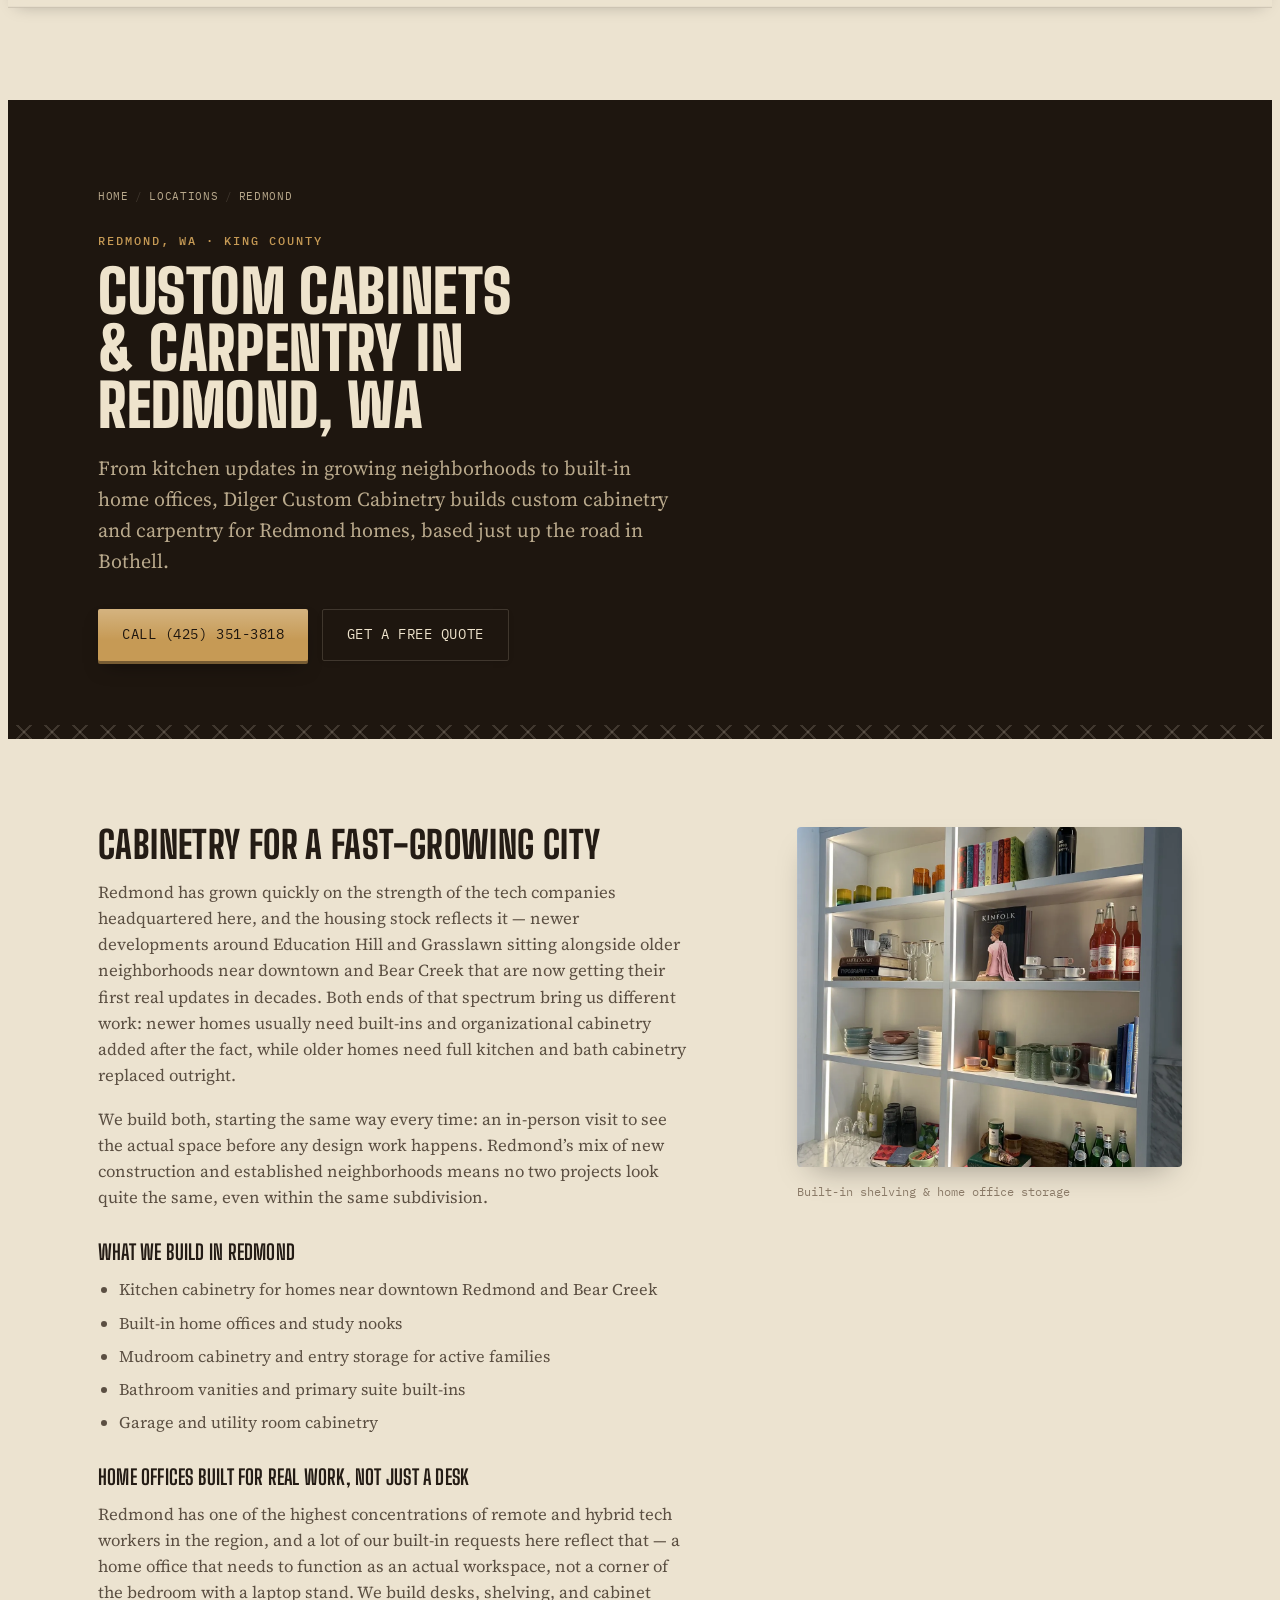
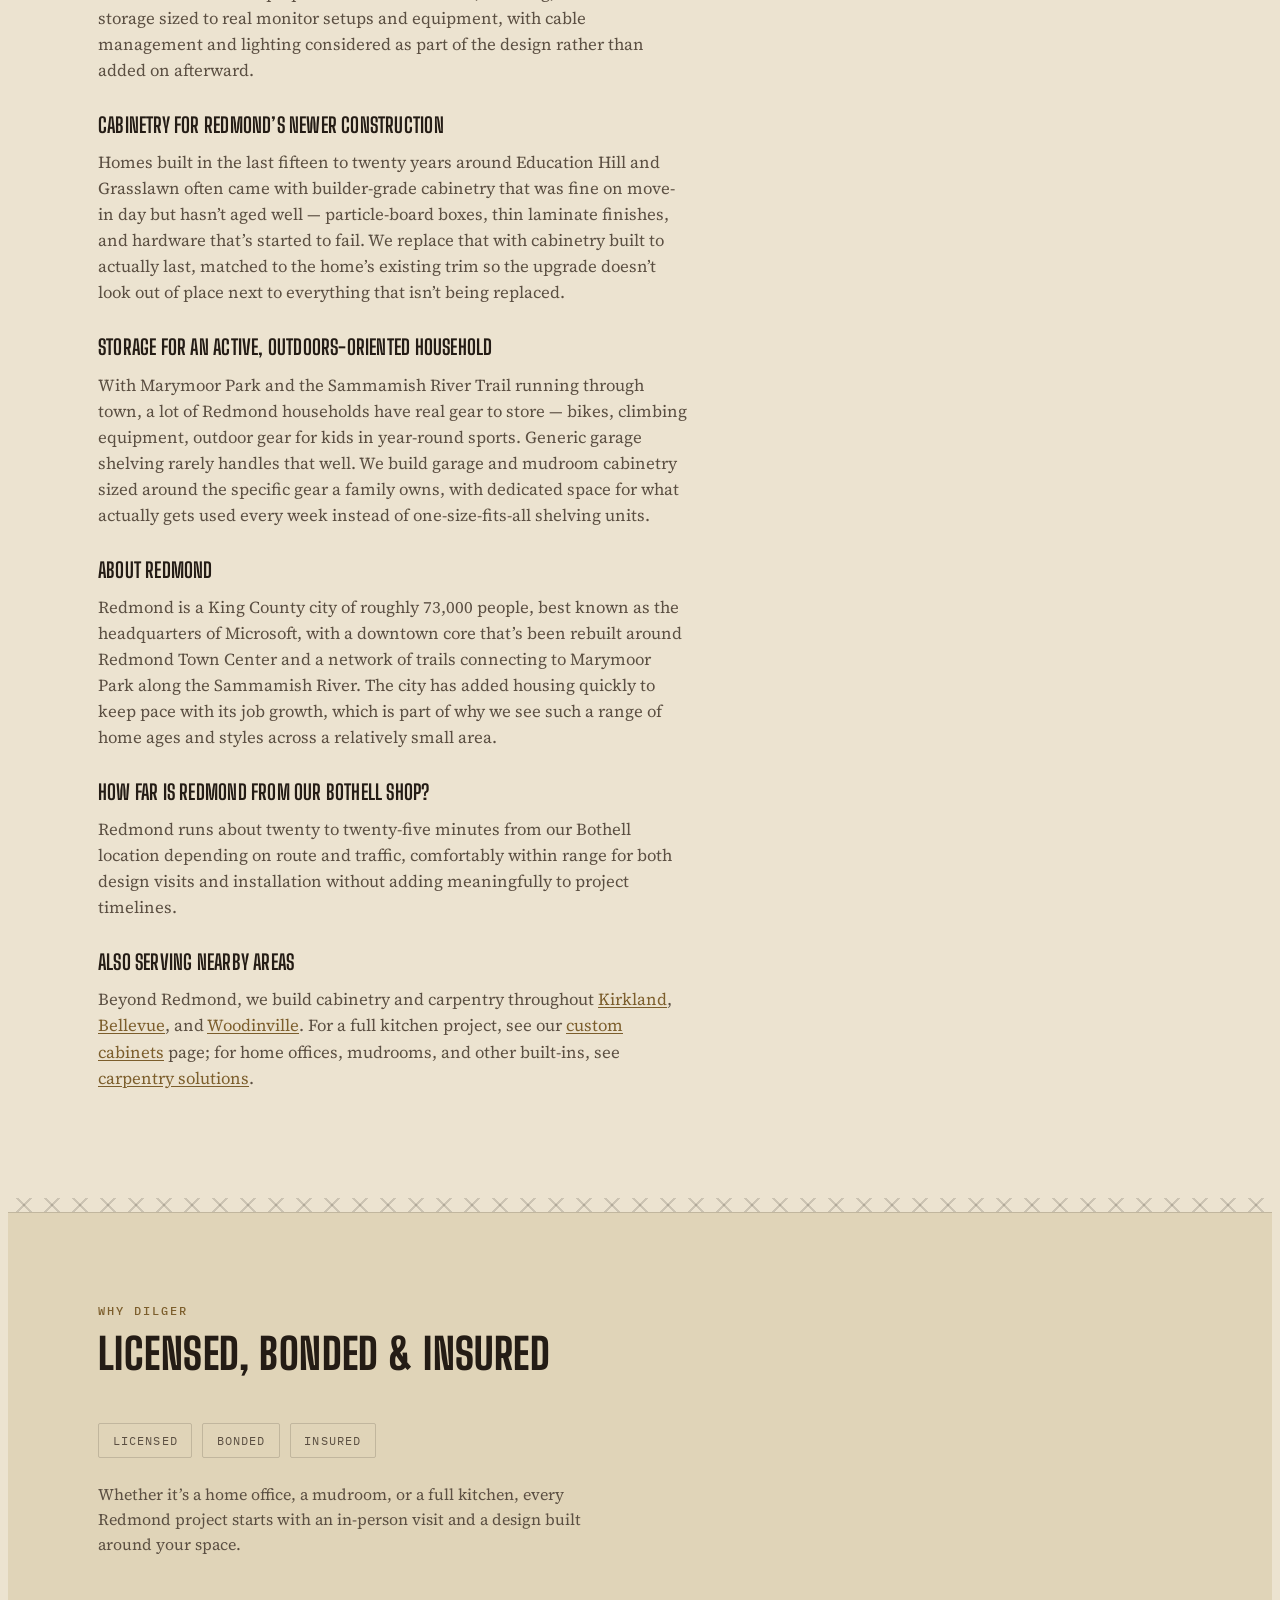
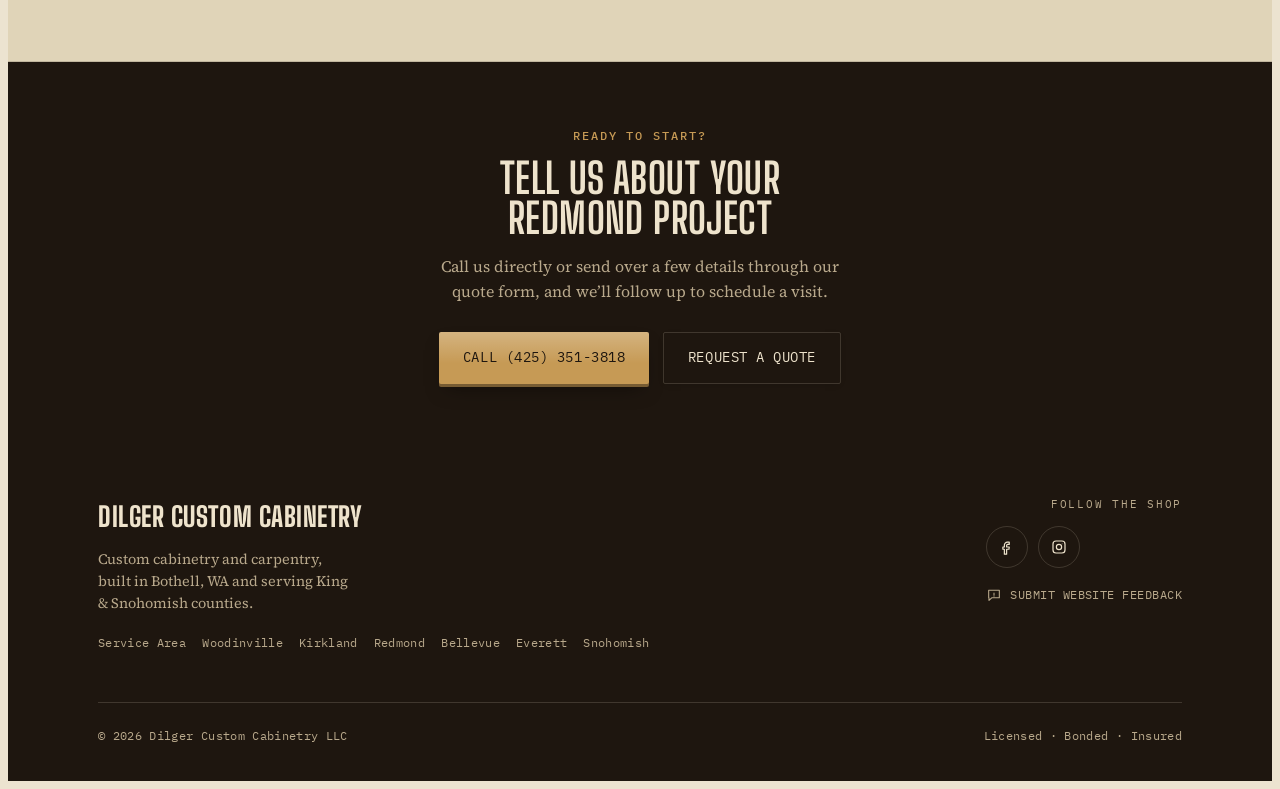
<file: locations/redmond.html>
<!DOCTYPE html>
<html lang="en">
<head>
<meta charset="UTF-8">
<meta name="viewport" content="width=device-width, initial-scale=1">
<title>Custom Cabinets &amp; Carpentry in Redmond, WA | Dilger Custom Cabinetry</title>
<meta name="description" content="Custom cabinets, home office built-ins, and carpentry for Redmond, WA homes. Licensed, bonded, and insured. Serving Redmond from our shop in nearby Bothell.">
<link rel="canonical" href="https://dilgercustomcabinetry.com/locations/redmond.html">
<link rel="icon" type="image/png" sizes="32x32" href="/favicon-32.png">
<link rel="icon" type="image/png" sizes="192x192" href="/icon-192.png">
<link rel="apple-touch-icon" href="/apple-touch-icon.png">

<meta property="og:type" content="website">
<meta property="og:site_name" content="Dilger Custom Cabinetry">
<meta property="og:title" content="Custom Cabinets &amp; Carpentry in Redmond, WA | Dilger Custom Cabinetry">
<meta property="og:description" content="Custom cabinets, home office built-ins, and carpentry for Redmond, WA homes, from a shop in nearby Bothell.">
<meta property="og:url" content="https://dilgercustomcabinetry.com/locations/redmond.html">
<meta property="og:image" content="https://dilgercustomcabinetry.com/images/gallery/built-in-shelving-styled.jpg">
<meta name="twitter:card" content="summary_large_image">
<meta name="twitter:title" content="Custom Cabinets &amp; Carpentry in Redmond, WA | Dilger Custom Cabinetry">
<meta name="twitter:description" content="Custom cabinets, home office built-ins, and carpentry for Redmond, WA homes, from a shop in nearby Bothell.">
<meta name="twitter:image" content="https://dilgercustomcabinetry.com/images/gallery/built-in-shelving-styled.jpg">

<script type="application/ld+json">
{
  "@context": "https://schema.org",
  "@type": "HomeAndConstructionBusiness",
  "name": "Dilger Custom Cabinetry LLC",
  "image": "https://dilgercustomcabinetry.com/images/hero-kitchen.jpg",
  "url": "https://dilgercustomcabinetry.com/",
  "telephone": "+1-425-351-3818",
  "priceRange": "$$",
  "address": {
    "@type": "PostalAddress",
    "streetAddress": "21819 49th Ave SE",
    "addressLocality": "Bothell",
    "addressRegion": "WA",
    "postalCode": "98021",
    "addressCountry": "US"
  },
  "areaServed": [
    { "@type": "City", "name": "Bothell" },
    { "@type": "City", "name": "Woodinville" },
    { "@type": "City", "name": "Kirkland" },
    { "@type": "City", "name": "Redmond" },
    { "@type": "City", "name": "Bellevue" },
    { "@type": "City", "name": "Everett" },
    { "@type": "City", "name": "Snohomish" }
  ],
  "sameAs": [
    "https://www.facebook.com/p/Dilger-Custom-Cabinetry-61575147275567/",
    "https://www.instagram.com/dilger_custom_cabinetry_llc/"
  ]
}
</script>

<!-- Google tag (gtag.js) -->
<script async src="https://www.googletagmanager.com/gtag/js?id=G-DZHT3YH5XT"></script>
<script>
  window.dataLayer = window.dataLayer || [];
  function gtag(){ dataLayer.push(arguments); }
  gtag('js', new Date());
  gtag('config', 'G-DZHT3YH5XT');
</script>

<link rel="preconnect" href="https://fonts.googleapis.com">
<link rel="preconnect" href="https://fonts.gstatic.com" crossorigin>
<link rel="stylesheet" href="https://fonts.googleapis.com/css2?family=Big+Shoulders+Display:wght@500;700;800;900&family=Source+Serif+4:ital,wght@0,500;0,600;1,400&family=IBM+Plex+Mono:wght@400;500;600&display=swap">
<link rel="stylesheet" href="/assets/site.css">
</head>
<body>

<svg width="0" height="0" style="position:absolute" aria-hidden="true">
  <symbol id="icon-menu" viewBox="0 0 24 24" fill="none" stroke="currentColor" stroke-width="1.8" stroke-linecap="round"><path d="M3 6h18M3 12h18M3 18h18"/></symbol>
  <symbol id="icon-close" viewBox="0 0 24 24" fill="none" stroke="currentColor" stroke-width="1.8" stroke-linecap="round"><path d="M5 5l14 14M19 5L5 19"/></symbol>
</svg>

<nav class="site-nav">
  <div class="wrap nav-row">
    <a class="brand" href="/">
      <img class="logo-light" src="/images/logo-light.png" alt="Dilger Custom Cabinetry" width="1249" height="420">
      <img class="logo-dark" src="/images/logo-dark.png" alt="Dilger Custom Cabinetry" width="1249" height="420">
    </a>
    <ul class="nav-links" id="navLinks">
      <li><a href="/">Home</a></li>
      <li><a href="/#about">About</a></li>
      <li><a href="/#services">Services</a></li>
      <li><a href="/#locations">Locations</a></li>
      <li><a href="/#reviews">Reviews</a></li>
      <li><a href="/#contact">Contact</a></li>
      <li><a href="/#website-issue">Website Issue?</a></li>
      <li><a class="nav-call" href="tel:+14253513818" data-call-label="header_phone_button">Call (425) 351-3818</a></li>
    </ul>
    <button class="nav-toggle" id="navToggle" aria-label="Toggle menu" aria-expanded="false" aria-controls="navLinks">
      <svg><use href="#icon-menu" id="navToggleIcon"/></svg>
    </button>
  </div>
</nav>

<main>

  <section class="page-hero band">
    <div class="wrap">
      <div class="breadcrumb">
        <a href="/">Home</a><span aria-hidden="true">/</span>
        <a href="/#locations">Locations</a><span aria-hidden="true">/</span>
        <span>Redmond</span>
      </div>
      <span class="eyebrow">Redmond, WA &middot; King County</span>
      <h1>Custom Cabinets &amp; Carpentry in Redmond, WA</h1>
      <p class="hero-tagline">From kitchen updates in growing neighborhoods to built-in home offices, Dilger Custom Cabinetry builds custom cabinetry and carpentry for Redmond homes, based just up the road in Bothell.</p>
      <div class="hero-ctas">
        <a class="btn btn-primary" href="tel:+14253513818" data-call-label="location_page_phone_button">Call (425) 351-3818</a>
        <a class="btn btn-ghost" href="/#contact">Get A Free Quote</a>
      </div>
    </div>
  </section>
  <div class="joinery on-band" aria-hidden="true"></div>

  <section>
    <div class="wrap content-columns">
      <div class="prose">
        <h2>Cabinetry For A Fast-Growing City</h2>
        <p>Redmond has grown quickly on the strength of the tech companies headquartered here, and the housing stock reflects it &mdash; newer developments around Education Hill and Grasslawn sitting alongside older neighborhoods near downtown and Bear Creek that are now getting their first real updates in decades. Both ends of that spectrum bring us different work: newer homes usually need built-ins and organizational cabinetry added after the fact, while older homes need full kitchen and bath cabinetry replaced outright.</p>
        <p>We build both, starting the same way every time: an in-person visit to see the actual space before any design work happens. Redmond&rsquo;s mix of new construction and established neighborhoods means no two projects look quite the same, even within the same subdivision.</p>

        <h3>What We Build In Redmond</h3>
        <ul>
          <li>Kitchen cabinetry for homes near downtown Redmond and Bear Creek</li>
          <li>Built-in home offices and study nooks</li>
          <li>Mudroom cabinetry and entry storage for active families</li>
          <li>Bathroom vanities and primary suite built-ins</li>
          <li>Garage and utility room cabinetry</li>
        </ul>

        <h3>Home Offices Built For Real Work, Not Just A Desk</h3>
        <p>Redmond has one of the highest concentrations of remote and hybrid tech workers in the region, and a lot of our built-in requests here reflect that &mdash; a home office that needs to function as an actual workspace, not a corner of the bedroom with a laptop stand. We build desks, shelving, and cabinet storage sized to real monitor setups and equipment, with cable management and lighting considered as part of the design rather than added on afterward.</p>

        <h3>Cabinetry For Redmond&rsquo;s Newer Construction</h3>
        <p>Homes built in the last fifteen to twenty years around Education Hill and Grasslawn often came with builder-grade cabinetry that was fine on move-in day but hasn&rsquo;t aged well &mdash; particle-board boxes, thin laminate finishes, and hardware that&rsquo;s started to fail. We replace that with cabinetry built to actually last, matched to the home&rsquo;s existing trim so the upgrade doesn&rsquo;t look out of place next to everything that isn&rsquo;t being replaced.</p>

        <h3>Storage For An Active, Outdoors-Oriented Household</h3>
        <p>With Marymoor Park and the Sammamish River Trail running through town, a lot of Redmond households have real gear to store &mdash; bikes, climbing equipment, outdoor gear for kids in year-round sports. Generic garage shelving rarely handles that well. We build garage and mudroom cabinetry sized around the specific gear a family owns, with dedicated space for what actually gets used every week instead of one-size-fits-all shelving units.</p>

        <h3>About Redmond</h3>
        <p>Redmond is a King County city of roughly 73,000 people, best known as the headquarters of Microsoft, with a downtown core that&rsquo;s been rebuilt around Redmond Town Center and a network of trails connecting to Marymoor Park along the Sammamish River. The city has added housing quickly to keep pace with its job growth, which is part of why we see such a range of home ages and styles across a relatively small area.</p>

        <h3>How Far Is Redmond From Our Bothell Shop?</h3>
        <p>Redmond runs about twenty to twenty-five minutes from our Bothell location depending on route and traffic, comfortably within range for both design visits and installation without adding meaningfully to project timelines.</p>

        <h3>Also Serving Nearby Areas</h3>
        <p>Beyond Redmond, we build cabinetry and carpentry throughout <a href="/locations/kirkland.html">Kirkland</a>, <a href="/locations/bellevue.html">Bellevue</a>, and <a href="/locations/woodinville.html">Woodinville</a>. For a full kitchen project, see our <a href="/services/custom-cabinets.html">custom cabinets</a> page; for home offices, mudrooms, and other built-ins, see <a href="/services/carpentry.html">carpentry solutions</a>.</p>
      </div>
      <div class="side-figures">
        <figure>
          <img src="/images/gallery/built-in-shelving-styled.webp" alt="White built-in shelving styled with books and integrated lighting, suited to a Redmond home office" width="1200" height="1600" loading="lazy">
          <figcaption>Built-in shelving &amp; home office storage</figcaption>
        </figure>
      </div>
    </div>
  </section>

  <div class="joinery" aria-hidden="true"></div>

  <section style="background:var(--paper-raised); border-top:1px solid var(--paper-line); border-bottom:1px solid var(--paper-line);">
    <div class="wrap">
      <div class="section-head" data-reveal>
        <span class="eyebrow">Why Dilger</span>
        <h2>Licensed, Bonded &amp; Insured</h2>
      </div>
      <ul class="credentials">
        <li>Licensed</li>
        <li>Bonded</li>
        <li>Insured</li>
      </ul>
      <p style="margin-top:1.5rem; color:var(--ink-soft); max-width:66ch;">Whether it&rsquo;s a home office, a mudroom, or a full kitchen, every Redmond project starts with an in-person visit and a design built around your space.</p>
    </div>
  </section>

  <section class="band cta-band">
    <div class="wrap">
      <span class="eyebrow">Ready To Start?</span>
      <h2>Tell Us About Your Redmond Project</h2>
      <p>Call us directly or send over a few details through our quote form, and we&rsquo;ll follow up to schedule a visit.</p>
      <div class="hero-ctas">
        <a class="btn btn-primary" href="tel:+14253513818" data-call-label="location_page_cta_phone_button">Call (425) 351-3818</a>
        <a class="btn btn-ghost" href="/#contact">Request A Quote</a>
      </div>
    </div>
  </section>

</main>

<footer class="band">
  <div class="wrap">
    <div class="footer-top">
      <div class="footer-brand">
        <span class="brand-mark">Dilger Custom Cabinetry</span>
        <p class="footer-tagline">Custom cabinetry and carpentry, built in Bothell, WA and serving King &amp; Snohomish counties.</p>
        <ul class="footer-areas">
          <li><a href="/#locations">Service Area</a></li>
          <li><a href="/locations/woodinville.html">Woodinville</a></li>
          <li><a href="/locations/kirkland.html">Kirkland</a></li>
          <li><a href="/locations/redmond.html">Redmond</a></li>
          <li><a href="/locations/bellevue.html">Bellevue</a></li>
          <li><a href="/locations/everett.html">Everett</a></li>
          <li><a href="/locations/snohomish.html">Snohomish</a></li>
        </ul>
      </div>
      <div class="social-block">
        <span class="social-label">Follow The Shop</span>
        <ul class="social-links">
          <li>
            <a href="https://www.facebook.com/p/Dilger-Custom-Cabinetry-61575147275567/" aria-label="Facebook" target="_blank" rel="noopener">
              <svg viewBox="0 0 24 24" fill="none" stroke="currentColor" stroke-width="1.6" stroke-linejoin="round" stroke-linecap="round"><path d="M15 8.5h-2a1.5 1.5 0 0 0-1.5 1.5v2H15l-.4 3H11.5v6.5h-3V15h-2v-3h2V9.8A4 4 0 0 1 12.6 5.5H15z"/></svg>
            </a>
          </li>
          <li>
            <a href="https://www.instagram.com/dilger_custom_cabinetry_llc/" aria-label="Instagram" target="_blank" rel="noopener">
              <svg viewBox="0 0 24 24" fill="none" stroke="currentColor" stroke-width="1.6"><rect x="4" y="4" width="16" height="16" rx="4"/><circle cx="12" cy="12" r="3.5"/><circle cx="16.2" cy="7.8" r="0.6" fill="currentColor" stroke="none"/></svg>
            </a>
          </li>
        </ul>
        <a class="feedback-link" href="/feedback.html">
          <svg viewBox="0 0 24 24" fill="none" stroke="currentColor" stroke-width="1.6" stroke-linecap="round" stroke-linejoin="round"><path d="M4 5h16v11H9l-4.5 4V16H4V5z"/><path d="M12 9.2v3M12 14.6h.01"/></svg>
          Submit Website Feedback
        </a>
      </div>
    </div>
    <div class="footer-bottom">
      <span>&copy; 2026 Dilger Custom Cabinetry LLC</span>
      <span>Licensed &middot; Bonded &middot; Insured</span>
    </div>
  </div>
</footer>

<script src="/assets/site.js"></script>
</body>
</html>
</file>
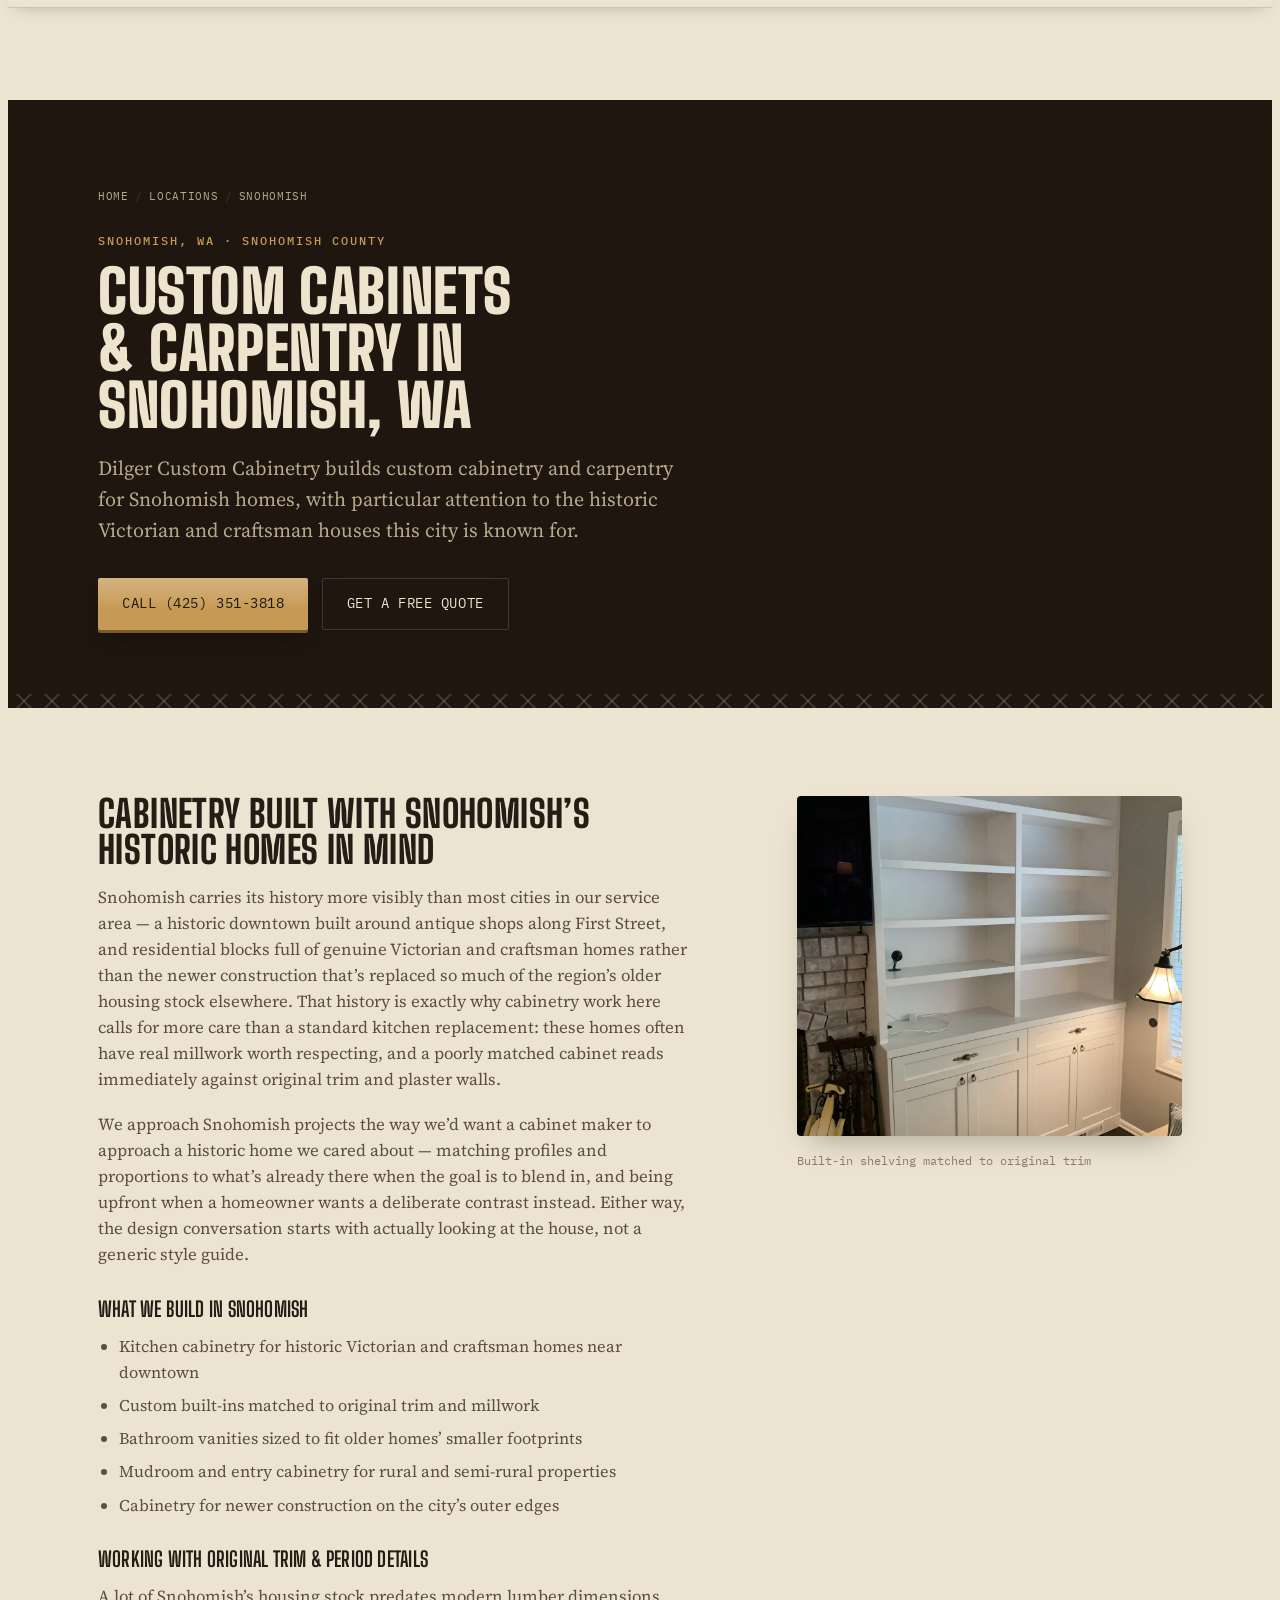
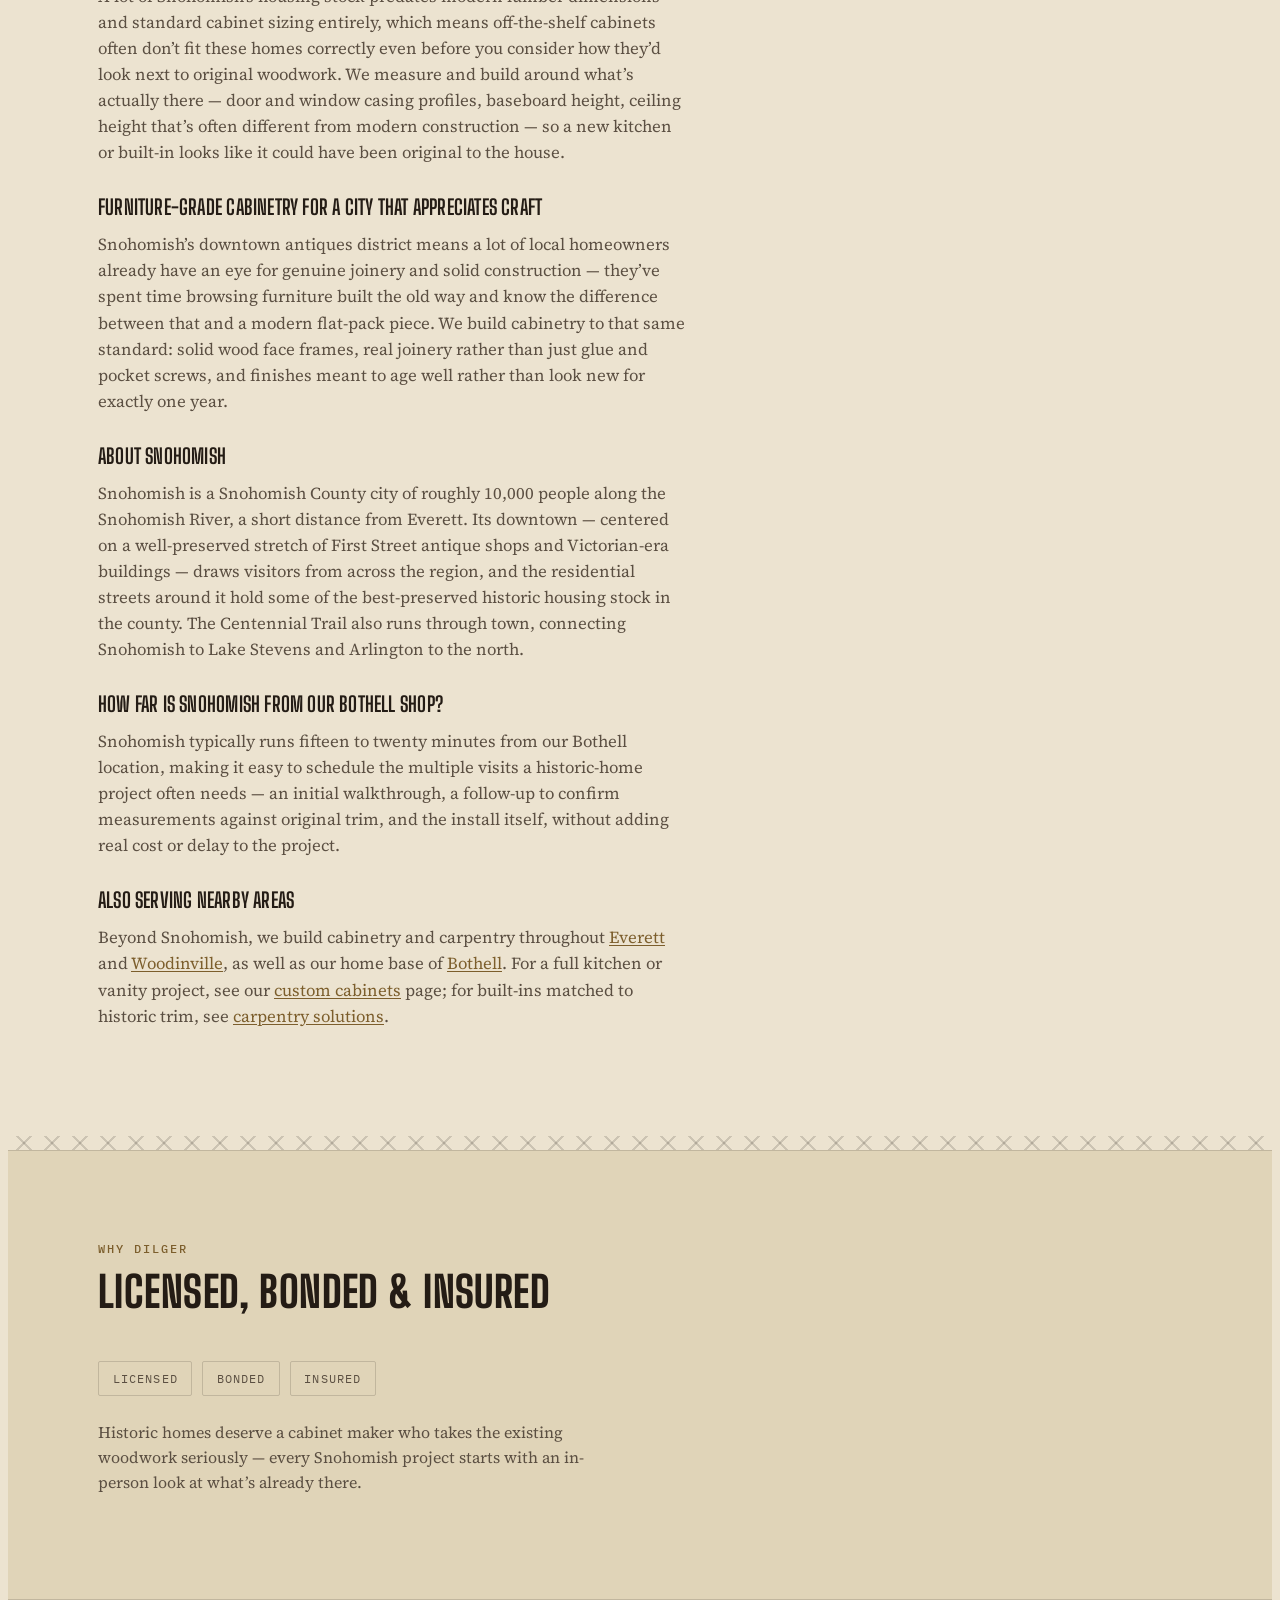
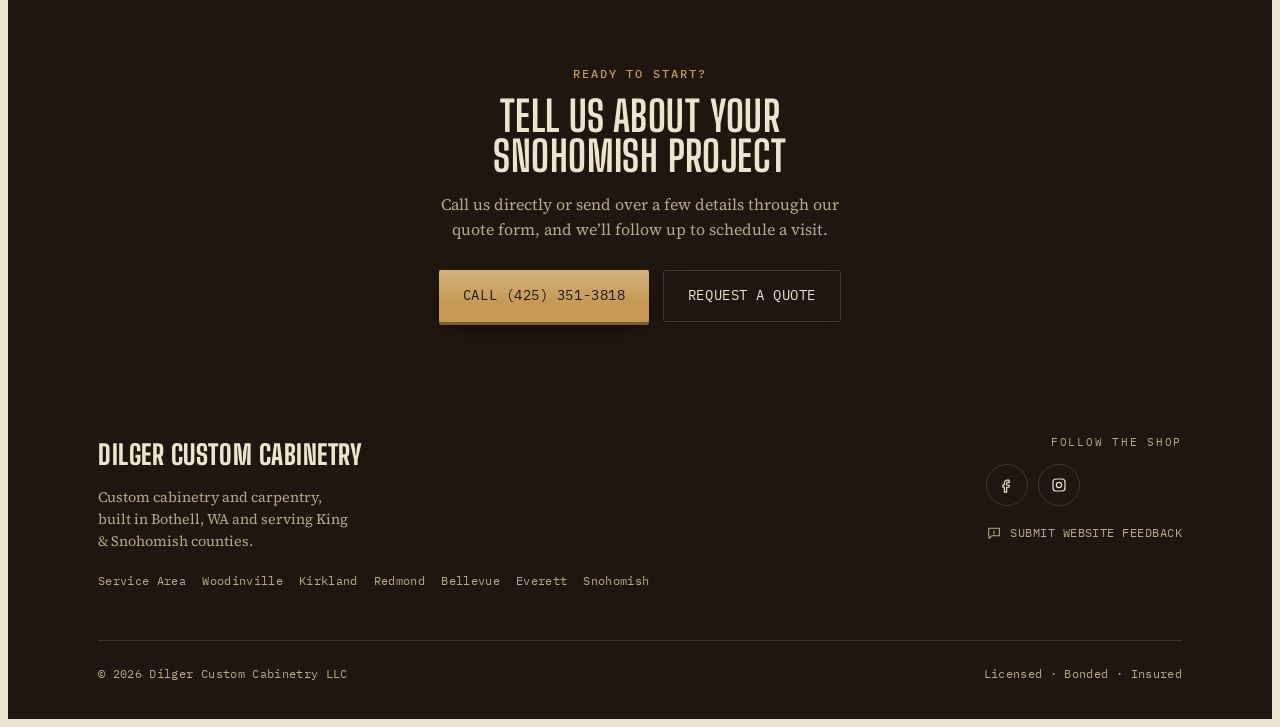
<file: locations/snohomish.html>
<!DOCTYPE html>
<html lang="en">
<head>
<meta charset="UTF-8">
<meta name="viewport" content="width=device-width, initial-scale=1">
<title>Custom Cabinets &amp; Carpentry in Snohomish, WA | Dilger Custom Cabinetry</title>
<meta name="description" content="Custom cabinets, built-ins, and carpentry for historic and modern Snohomish, WA homes. Licensed, bonded, and insured. Based nearby in Bothell.">
<link rel="canonical" href="https://dilgercustomcabinetry.com/locations/snohomish.html">
<link rel="icon" type="image/png" sizes="32x32" href="/favicon-32.png">
<link rel="icon" type="image/png" sizes="192x192" href="/icon-192.png">
<link rel="apple-touch-icon" href="/apple-touch-icon.png">

<meta property="og:type" content="website">
<meta property="og:site_name" content="Dilger Custom Cabinetry">
<meta property="og:title" content="Custom Cabinets &amp; Carpentry in Snohomish, WA | Dilger Custom Cabinetry">
<meta property="og:description" content="Custom cabinets, built-ins, and carpentry for historic and modern Snohomish, WA homes, based nearby in Bothell.">
<meta property="og:url" content="https://dilgercustomcabinetry.com/locations/snohomish.html">
<meta property="og:image" content="https://dilgercustomcabinetry.com/images/gallery/built-in-shelving-fireplace.jpg">
<meta name="twitter:card" content="summary_large_image">
<meta name="twitter:title" content="Custom Cabinets &amp; Carpentry in Snohomish, WA | Dilger Custom Cabinetry">
<meta name="twitter:description" content="Custom cabinets, built-ins, and carpentry for historic and modern Snohomish, WA homes, based nearby in Bothell.">
<meta name="twitter:image" content="https://dilgercustomcabinetry.com/images/gallery/built-in-shelving-fireplace.jpg">

<script type="application/ld+json">
{
  "@context": "https://schema.org",
  "@type": "HomeAndConstructionBusiness",
  "name": "Dilger Custom Cabinetry LLC",
  "image": "https://dilgercustomcabinetry.com/images/hero-kitchen.jpg",
  "url": "https://dilgercustomcabinetry.com/",
  "telephone": "+1-425-351-3818",
  "priceRange": "$$",
  "address": {
    "@type": "PostalAddress",
    "streetAddress": "21819 49th Ave SE",
    "addressLocality": "Bothell",
    "addressRegion": "WA",
    "postalCode": "98021",
    "addressCountry": "US"
  },
  "areaServed": [
    { "@type": "City", "name": "Bothell" },
    { "@type": "City", "name": "Woodinville" },
    { "@type": "City", "name": "Kirkland" },
    { "@type": "City", "name": "Redmond" },
    { "@type": "City", "name": "Bellevue" },
    { "@type": "City", "name": "Everett" },
    { "@type": "City", "name": "Snohomish" }
  ],
  "sameAs": [
    "https://www.facebook.com/p/Dilger-Custom-Cabinetry-61575147275567/",
    "https://www.instagram.com/dilger_custom_cabinetry_llc/"
  ]
}
</script>

<!-- Google tag (gtag.js) -->
<script async src="https://www.googletagmanager.com/gtag/js?id=G-DZHT3YH5XT"></script>
<script>
  window.dataLayer = window.dataLayer || [];
  function gtag(){ dataLayer.push(arguments); }
  gtag('js', new Date());
  gtag('config', 'G-DZHT3YH5XT');
</script>

<link rel="preconnect" href="https://fonts.googleapis.com">
<link rel="preconnect" href="https://fonts.gstatic.com" crossorigin>
<link rel="stylesheet" href="https://fonts.googleapis.com/css2?family=Big+Shoulders+Display:wght@500;700;800;900&family=Source+Serif+4:ital,wght@0,500;0,600;1,400&family=IBM+Plex+Mono:wght@400;500;600&display=swap">
<link rel="stylesheet" href="/assets/site.css">
</head>
<body>

<svg width="0" height="0" style="position:absolute" aria-hidden="true">
  <symbol id="icon-menu" viewBox="0 0 24 24" fill="none" stroke="currentColor" stroke-width="1.8" stroke-linecap="round"><path d="M3 6h18M3 12h18M3 18h18"/></symbol>
  <symbol id="icon-close" viewBox="0 0 24 24" fill="none" stroke="currentColor" stroke-width="1.8" stroke-linecap="round"><path d="M5 5l14 14M19 5L5 19"/></symbol>
</svg>

<nav class="site-nav">
  <div class="wrap nav-row">
    <a class="brand" href="/">
      <img class="logo-light" src="/images/logo-light.png" alt="Dilger Custom Cabinetry" width="1249" height="420">
      <img class="logo-dark" src="/images/logo-dark.png" alt="Dilger Custom Cabinetry" width="1249" height="420">
    </a>
    <ul class="nav-links" id="navLinks">
      <li><a href="/">Home</a></li>
      <li><a href="/#about">About</a></li>
      <li><a href="/#services">Services</a></li>
      <li><a href="/#locations">Locations</a></li>
      <li><a href="/#reviews">Reviews</a></li>
      <li><a href="/#contact">Contact</a></li>
      <li><a href="/#website-issue">Website Issue?</a></li>
      <li><a class="nav-call" href="tel:+14253513818" data-call-label="header_phone_button">Call (425) 351-3818</a></li>
    </ul>
    <button class="nav-toggle" id="navToggle" aria-label="Toggle menu" aria-expanded="false" aria-controls="navLinks">
      <svg><use href="#icon-menu" id="navToggleIcon"/></svg>
    </button>
  </div>
</nav>

<main>

  <section class="page-hero band">
    <div class="wrap">
      <div class="breadcrumb">
        <a href="/">Home</a><span aria-hidden="true">/</span>
        <a href="/#locations">Locations</a><span aria-hidden="true">/</span>
        <span>Snohomish</span>
      </div>
      <span class="eyebrow">Snohomish, WA &middot; Snohomish County</span>
      <h1>Custom Cabinets &amp; Carpentry in Snohomish, WA</h1>
      <p class="hero-tagline">Dilger Custom Cabinetry builds custom cabinetry and carpentry for Snohomish homes, with particular attention to the historic Victorian and craftsman houses this city is known for.</p>
      <div class="hero-ctas">
        <a class="btn btn-primary" href="tel:+14253513818" data-call-label="location_page_phone_button">Call (425) 351-3818</a>
        <a class="btn btn-ghost" href="/#contact">Get A Free Quote</a>
      </div>
    </div>
  </section>
  <div class="joinery on-band" aria-hidden="true"></div>

  <section>
    <div class="wrap content-columns">
      <div class="prose">
        <h2>Cabinetry Built With Snohomish&rsquo;s Historic Homes In Mind</h2>
        <p>Snohomish carries its history more visibly than most cities in our service area &mdash; a historic downtown built around antique shops along First Street, and residential blocks full of genuine Victorian and craftsman homes rather than the newer construction that&rsquo;s replaced so much of the region&rsquo;s older housing stock elsewhere. That history is exactly why cabinetry work here calls for more care than a standard kitchen replacement: these homes often have real millwork worth respecting, and a poorly matched cabinet reads immediately against original trim and plaster walls.</p>
        <p>We approach Snohomish projects the way we&rsquo;d want a cabinet maker to approach a historic home we cared about &mdash; matching profiles and proportions to what&rsquo;s already there when the goal is to blend in, and being upfront when a homeowner wants a deliberate contrast instead. Either way, the design conversation starts with actually looking at the house, not a generic style guide.</p>

        <h3>What We Build In Snohomish</h3>
        <ul>
          <li>Kitchen cabinetry for historic Victorian and craftsman homes near downtown</li>
          <li>Custom built-ins matched to original trim and millwork</li>
          <li>Bathroom vanities sized to fit older homes&rsquo; smaller footprints</li>
          <li>Mudroom and entry cabinetry for rural and semi-rural properties</li>
          <li>Cabinetry for newer construction on the city&rsquo;s outer edges</li>
        </ul>

        <h3>Working With Original Trim &amp; Period Details</h3>
        <p>A lot of Snohomish&rsquo;s housing stock predates modern lumber dimensions and standard cabinet sizing entirely, which means off-the-shelf cabinets often don&rsquo;t fit these homes correctly even before you consider how they&rsquo;d look next to original woodwork. We measure and build around what&rsquo;s actually there &mdash; door and window casing profiles, baseboard height, ceiling height that&rsquo;s often different from modern construction &mdash; so a new kitchen or built-in looks like it could have been original to the house.</p>

        <h3>Furniture-Grade Cabinetry For A City That Appreciates Craft</h3>
        <p>Snohomish&rsquo;s downtown antiques district means a lot of local homeowners already have an eye for genuine joinery and solid construction &mdash; they&rsquo;ve spent time browsing furniture built the old way and know the difference between that and a modern flat-pack piece. We build cabinetry to that same standard: solid wood face frames, real joinery rather than just glue and pocket screws, and finishes meant to age well rather than look new for exactly one year.</p>

        <h3>About Snohomish</h3>
        <p>Snohomish is a Snohomish County city of roughly 10,000 people along the Snohomish River, a short distance from Everett. Its downtown &mdash; centered on a well-preserved stretch of First Street antique shops and Victorian-era buildings &mdash; draws visitors from across the region, and the residential streets around it hold some of the best-preserved historic housing stock in the county. The Centennial Trail also runs through town, connecting Snohomish to Lake Stevens and Arlington to the north.</p>

        <h3>How Far Is Snohomish From Our Bothell Shop?</h3>
        <p>Snohomish typically runs fifteen to twenty minutes from our Bothell location, making it easy to schedule the multiple visits a historic-home project often needs &mdash; an initial walkthrough, a follow-up to confirm measurements against original trim, and the install itself, without adding real cost or delay to the project.</p>

        <h3>Also Serving Nearby Areas</h3>
        <p>Beyond Snohomish, we build cabinetry and carpentry throughout <a href="/locations/everett.html">Everett</a> and <a href="/locations/woodinville.html">Woodinville</a>, as well as our home base of <a href="/">Bothell</a>. For a full kitchen or vanity project, see our <a href="/services/custom-cabinets.html">custom cabinets</a> page; for built-ins matched to historic trim, see <a href="/services/carpentry.html">carpentry solutions</a>.</p>
      </div>
      <div class="side-figures">
        <figure>
          <img src="/images/gallery/built-in-shelving-fireplace.webp" alt="White built-in shelving and cabinetry beside a brick fireplace, matched to a historic home's trim" width="1200" height="1600" loading="lazy">
          <figcaption>Built-in shelving matched to original trim</figcaption>
        </figure>
      </div>
    </div>
  </section>

  <div class="joinery" aria-hidden="true"></div>

  <section style="background:var(--paper-raised); border-top:1px solid var(--paper-line); border-bottom:1px solid var(--paper-line);">
    <div class="wrap">
      <div class="section-head" data-reveal>
        <span class="eyebrow">Why Dilger</span>
        <h2>Licensed, Bonded &amp; Insured</h2>
      </div>
      <ul class="credentials">
        <li>Licensed</li>
        <li>Bonded</li>
        <li>Insured</li>
      </ul>
      <p style="margin-top:1.5rem; color:var(--ink-soft); max-width:66ch;">Historic homes deserve a cabinet maker who takes the existing woodwork seriously &mdash; every Snohomish project starts with an in-person look at what&rsquo;s already there.</p>
    </div>
  </section>

  <section class="band cta-band">
    <div class="wrap">
      <span class="eyebrow">Ready To Start?</span>
      <h2>Tell Us About Your Snohomish Project</h2>
      <p>Call us directly or send over a few details through our quote form, and we&rsquo;ll follow up to schedule a visit.</p>
      <div class="hero-ctas">
        <a class="btn btn-primary" href="tel:+14253513818" data-call-label="location_page_cta_phone_button">Call (425) 351-3818</a>
        <a class="btn btn-ghost" href="/#contact">Request A Quote</a>
      </div>
    </div>
  </section>

</main>

<footer class="band">
  <div class="wrap">
    <div class="footer-top">
      <div class="footer-brand">
        <span class="brand-mark">Dilger Custom Cabinetry</span>
        <p class="footer-tagline">Custom cabinetry and carpentry, built in Bothell, WA and serving King &amp; Snohomish counties.</p>
        <ul class="footer-areas">
          <li><a href="/#locations">Service Area</a></li>
          <li><a href="/locations/woodinville.html">Woodinville</a></li>
          <li><a href="/locations/kirkland.html">Kirkland</a></li>
          <li><a href="/locations/redmond.html">Redmond</a></li>
          <li><a href="/locations/bellevue.html">Bellevue</a></li>
          <li><a href="/locations/everett.html">Everett</a></li>
          <li><a href="/locations/snohomish.html">Snohomish</a></li>
        </ul>
      </div>
      <div class="social-block">
        <span class="social-label">Follow The Shop</span>
        <ul class="social-links">
          <li>
            <a href="https://www.facebook.com/p/Dilger-Custom-Cabinetry-61575147275567/" aria-label="Facebook" target="_blank" rel="noopener">
              <svg viewBox="0 0 24 24" fill="none" stroke="currentColor" stroke-width="1.6" stroke-linejoin="round" stroke-linecap="round"><path d="M15 8.5h-2a1.5 1.5 0 0 0-1.5 1.5v2H15l-.4 3H11.5v6.5h-3V15h-2v-3h2V9.8A4 4 0 0 1 12.6 5.5H15z"/></svg>
            </a>
          </li>
          <li>
            <a href="https://www.instagram.com/dilger_custom_cabinetry_llc/" aria-label="Instagram" target="_blank" rel="noopener">
              <svg viewBox="0 0 24 24" fill="none" stroke="currentColor" stroke-width="1.6"><rect x="4" y="4" width="16" height="16" rx="4"/><circle cx="12" cy="12" r="3.5"/><circle cx="16.2" cy="7.8" r="0.6" fill="currentColor" stroke="none"/></svg>
            </a>
          </li>
        </ul>
        <a class="feedback-link" href="/feedback.html">
          <svg viewBox="0 0 24 24" fill="none" stroke="currentColor" stroke-width="1.6" stroke-linecap="round" stroke-linejoin="round"><path d="M4 5h16v11H9l-4.5 4V16H4V5z"/><path d="M12 9.2v3M12 14.6h.01"/></svg>
          Submit Website Feedback
        </a>
      </div>
    </div>
    <div class="footer-bottom">
      <span>&copy; 2026 Dilger Custom Cabinetry LLC</span>
      <span>Licensed &middot; Bonded &middot; Insured</span>
    </div>
  </div>
</footer>

<script src="/assets/site.js"></script>
</body>
</html>
</file>
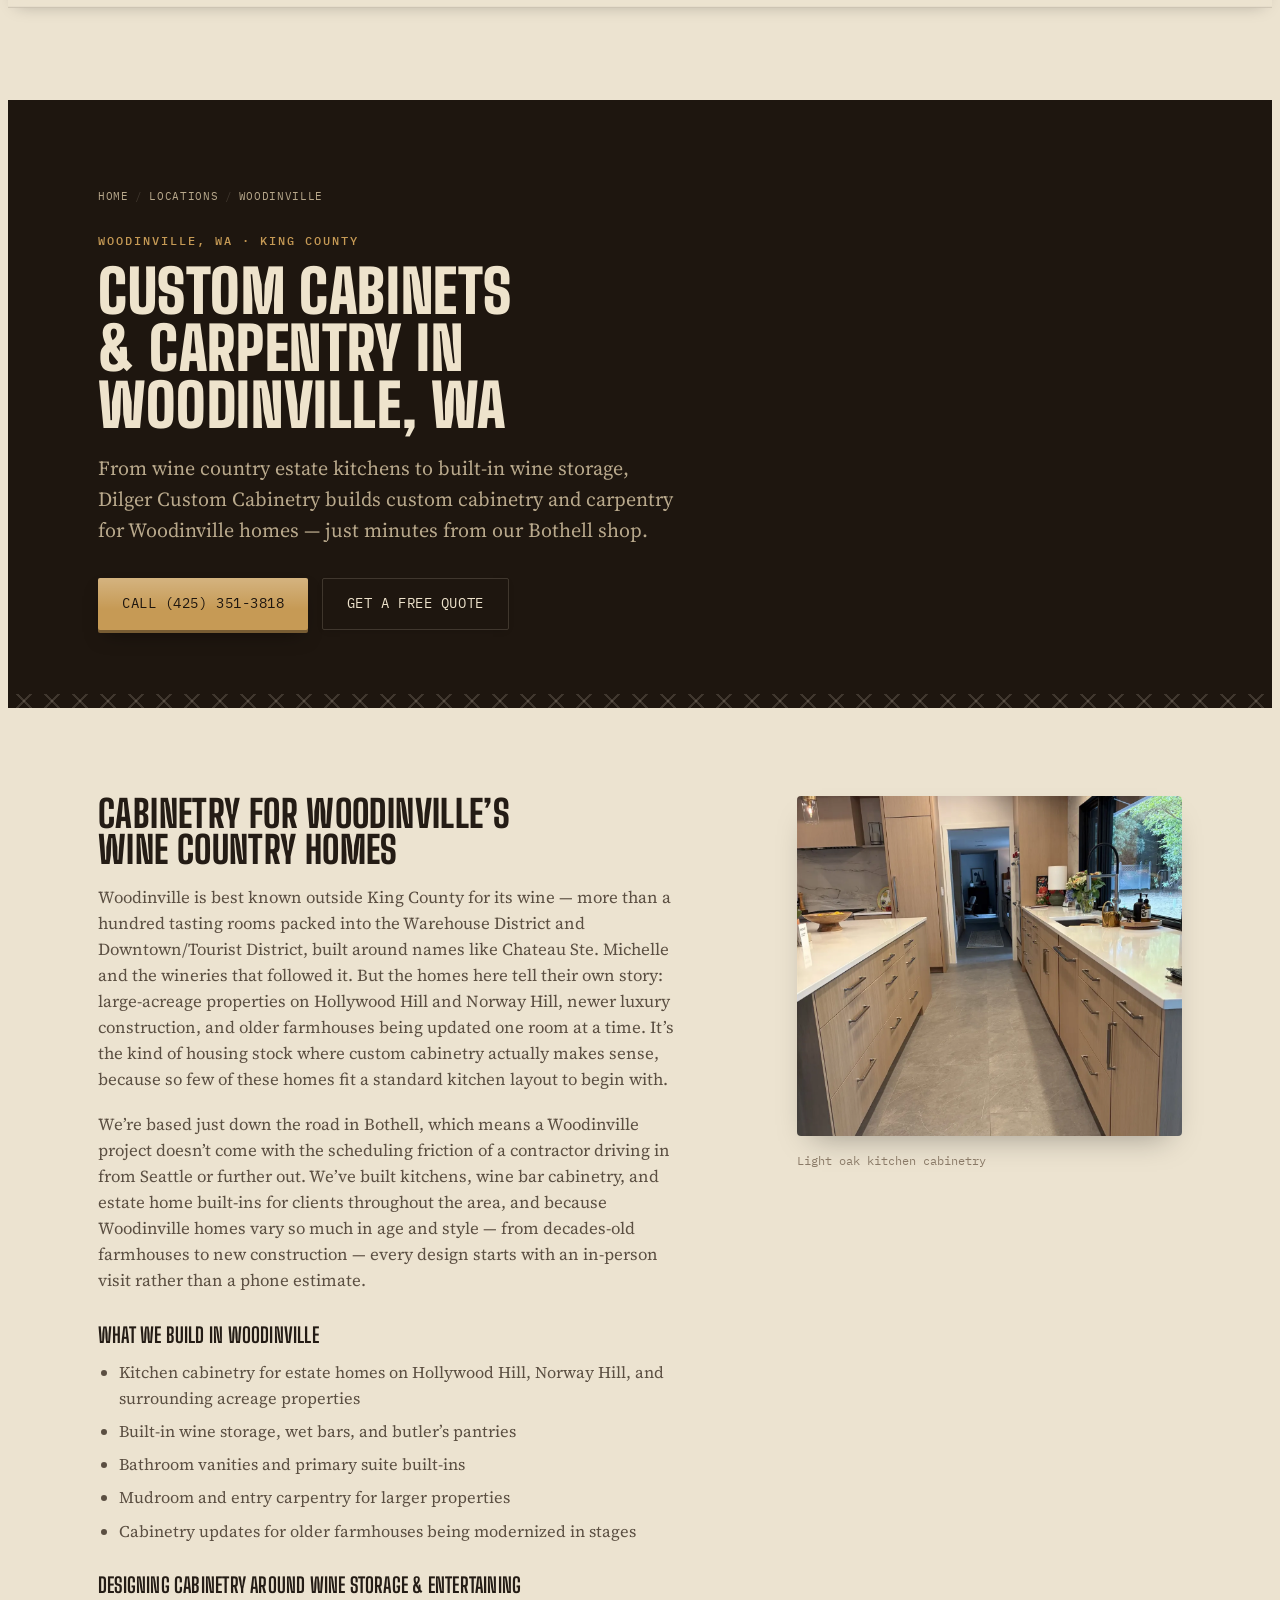
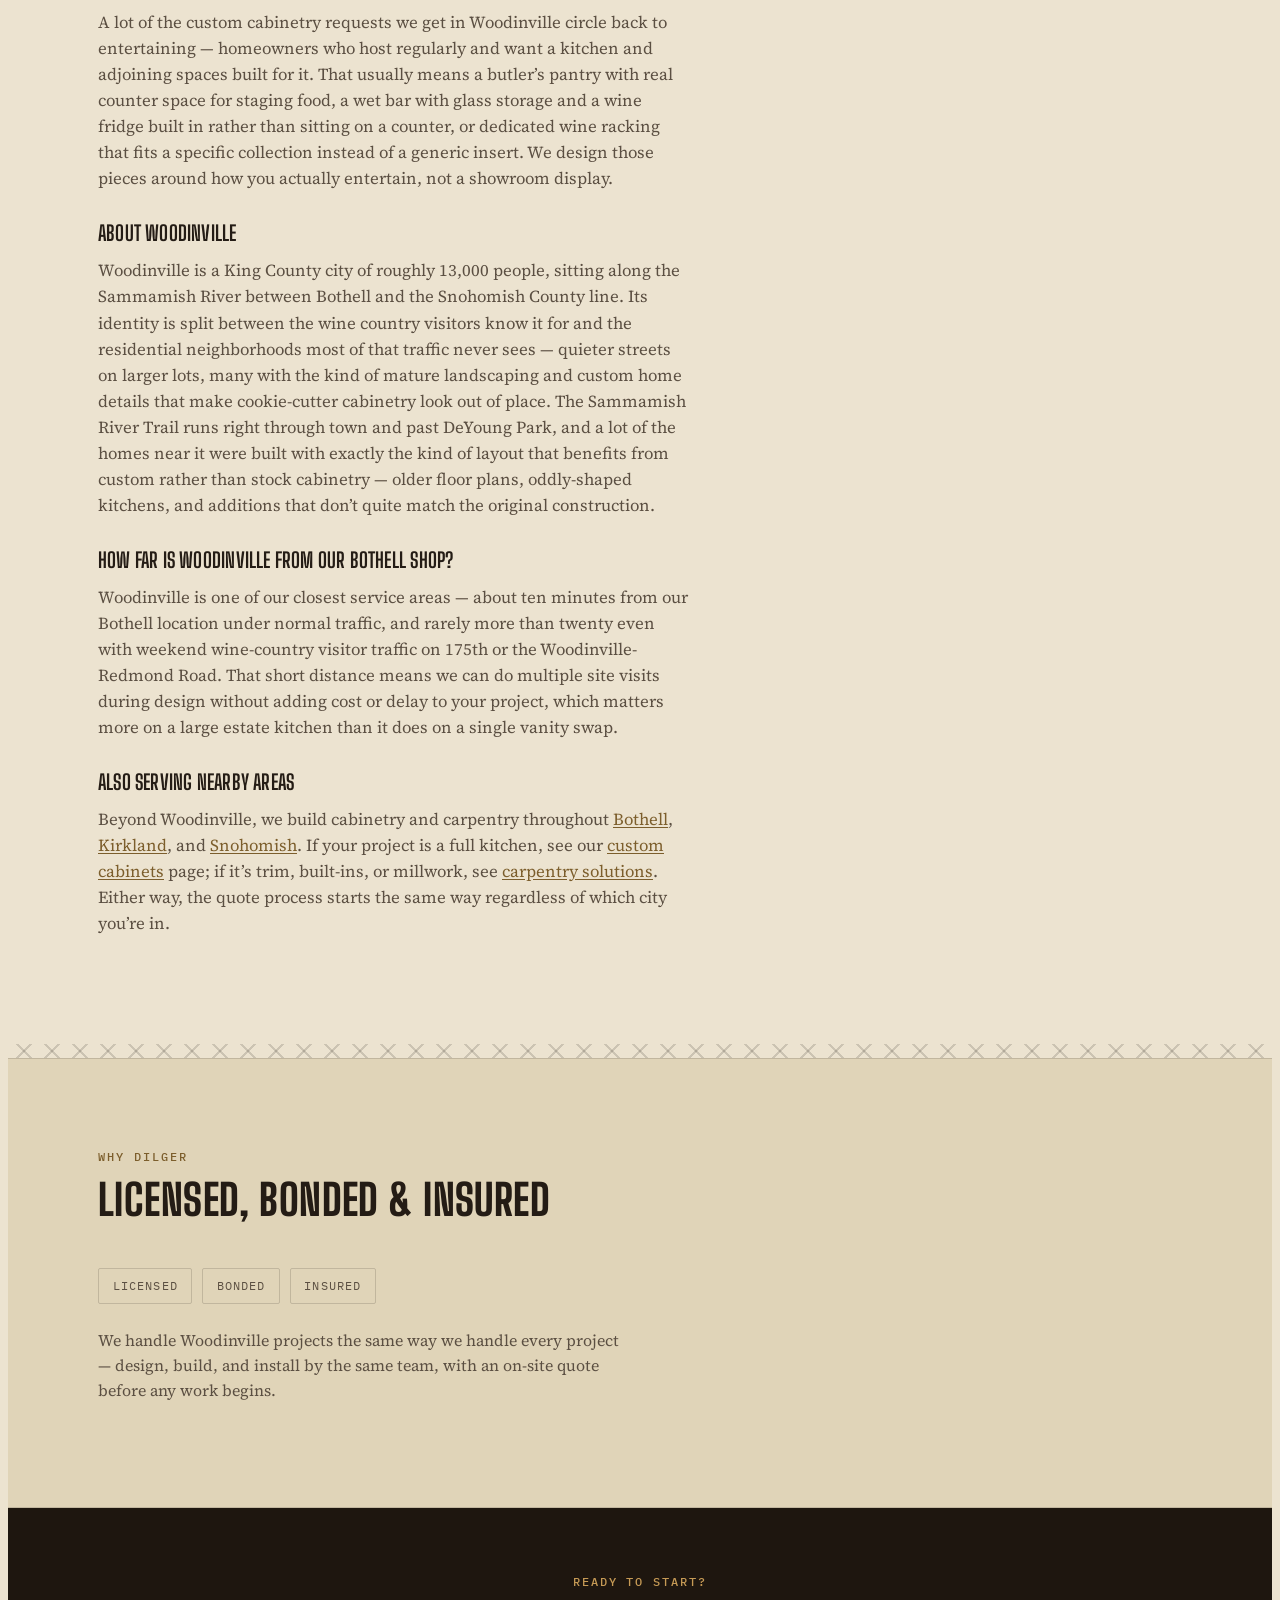
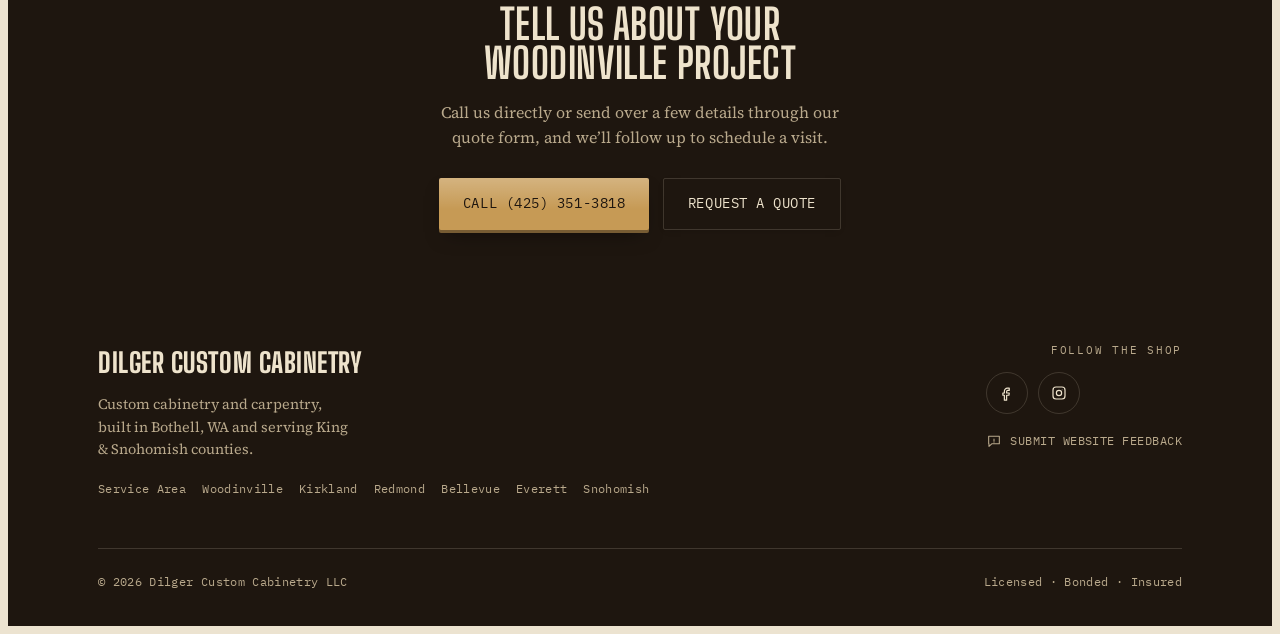
<file: locations/woodinville.html>
<!DOCTYPE html>
<html lang="en">
<head>
<meta charset="UTF-8">
<meta name="viewport" content="width=device-width, initial-scale=1">
<title>Custom Cabinets &amp; Carpentry in Woodinville, WA | Dilger Custom Cabinetry</title>
<meta name="description" content="Custom cabinets, kitchens, and carpentry for Woodinville, WA homes and wine country estates. Licensed, bonded, and insured. Based minutes away in Bothell.">
<link rel="canonical" href="https://dilgercustomcabinetry.com/locations/woodinville.html">
<link rel="icon" type="image/png" sizes="32x32" href="/favicon-32.png">
<link rel="icon" type="image/png" sizes="192x192" href="/icon-192.png">
<link rel="apple-touch-icon" href="/apple-touch-icon.png">

<meta property="og:type" content="website">
<meta property="og:site_name" content="Dilger Custom Cabinetry">
<meta property="og:title" content="Custom Cabinets &amp; Carpentry in Woodinville, WA | Dilger Custom Cabinetry">
<meta property="og:description" content="Custom cabinets, kitchens, and carpentry for Woodinville, WA homes and wine country estates. Based minutes away in Bothell.">
<meta property="og:url" content="https://dilgercustomcabinetry.com/locations/woodinville.html">
<meta property="og:image" content="https://dilgercustomcabinetry.com/images/gallery/kitchen-oak-stone-backsplash.jpg">
<meta name="twitter:card" content="summary_large_image">
<meta name="twitter:title" content="Custom Cabinets &amp; Carpentry in Woodinville, WA | Dilger Custom Cabinetry">
<meta name="twitter:description" content="Custom cabinets, kitchens, and carpentry for Woodinville, WA homes and wine country estates. Based minutes away in Bothell.">
<meta name="twitter:image" content="https://dilgercustomcabinetry.com/images/gallery/kitchen-oak-stone-backsplash.jpg">

<script type="application/ld+json">
{
  "@context": "https://schema.org",
  "@type": "HomeAndConstructionBusiness",
  "name": "Dilger Custom Cabinetry LLC",
  "image": "https://dilgercustomcabinetry.com/images/hero-kitchen.jpg",
  "url": "https://dilgercustomcabinetry.com/",
  "telephone": "+1-425-351-3818",
  "priceRange": "$$",
  "address": {
    "@type": "PostalAddress",
    "streetAddress": "21819 49th Ave SE",
    "addressLocality": "Bothell",
    "addressRegion": "WA",
    "postalCode": "98021",
    "addressCountry": "US"
  },
  "areaServed": [
    { "@type": "City", "name": "Bothell" },
    { "@type": "City", "name": "Woodinville" },
    { "@type": "City", "name": "Kirkland" },
    { "@type": "City", "name": "Redmond" },
    { "@type": "City", "name": "Bellevue" },
    { "@type": "City", "name": "Everett" },
    { "@type": "City", "name": "Snohomish" }
  ],
  "sameAs": [
    "https://www.facebook.com/p/Dilger-Custom-Cabinetry-61575147275567/",
    "https://www.instagram.com/dilger_custom_cabinetry_llc/"
  ]
}
</script>

<!-- Google tag (gtag.js) -->
<script async src="https://www.googletagmanager.com/gtag/js?id=G-DZHT3YH5XT"></script>
<script>
  window.dataLayer = window.dataLayer || [];
  function gtag(){ dataLayer.push(arguments); }
  gtag('js', new Date());
  gtag('config', 'G-DZHT3YH5XT');
</script>

<link rel="preconnect" href="https://fonts.googleapis.com">
<link rel="preconnect" href="https://fonts.gstatic.com" crossorigin>
<link rel="stylesheet" href="https://fonts.googleapis.com/css2?family=Big+Shoulders+Display:wght@500;700;800;900&family=Source+Serif+4:ital,wght@0,500;0,600;1,400&family=IBM+Plex+Mono:wght@400;500;600&display=swap">
<link rel="stylesheet" href="/assets/site.css">
</head>
<body>

<svg width="0" height="0" style="position:absolute" aria-hidden="true">
  <symbol id="icon-menu" viewBox="0 0 24 24" fill="none" stroke="currentColor" stroke-width="1.8" stroke-linecap="round"><path d="M3 6h18M3 12h18M3 18h18"/></symbol>
  <symbol id="icon-close" viewBox="0 0 24 24" fill="none" stroke="currentColor" stroke-width="1.8" stroke-linecap="round"><path d="M5 5l14 14M19 5L5 19"/></symbol>
</svg>

<nav class="site-nav">
  <div class="wrap nav-row">
    <a class="brand" href="/">
      <img class="logo-light" src="/images/logo-light.png" alt="Dilger Custom Cabinetry" width="1249" height="420">
      <img class="logo-dark" src="/images/logo-dark.png" alt="Dilger Custom Cabinetry" width="1249" height="420">
    </a>
    <ul class="nav-links" id="navLinks">
      <li><a href="/">Home</a></li>
      <li><a href="/#about">About</a></li>
      <li><a href="/#services">Services</a></li>
      <li><a href="/#locations">Locations</a></li>
      <li><a href="/#reviews">Reviews</a></li>
      <li><a href="/#contact">Contact</a></li>
      <li><a href="/#website-issue">Website Issue?</a></li>
      <li><a class="nav-call" href="tel:+14253513818" data-call-label="header_phone_button">Call (425) 351-3818</a></li>
    </ul>
    <button class="nav-toggle" id="navToggle" aria-label="Toggle menu" aria-expanded="false" aria-controls="navLinks">
      <svg><use href="#icon-menu" id="navToggleIcon"/></svg>
    </button>
  </div>
</nav>

<main>

  <section class="page-hero band">
    <div class="wrap">
      <div class="breadcrumb">
        <a href="/">Home</a><span aria-hidden="true">/</span>
        <a href="/#locations">Locations</a><span aria-hidden="true">/</span>
        <span>Woodinville</span>
      </div>
      <span class="eyebrow">Woodinville, WA &middot; King County</span>
      <h1>Custom Cabinets &amp; Carpentry in Woodinville, WA</h1>
      <p class="hero-tagline">From wine country estate kitchens to built-in wine storage, Dilger Custom Cabinetry builds custom cabinetry and carpentry for Woodinville homes &mdash; just minutes from our Bothell shop.</p>
      <div class="hero-ctas">
        <a class="btn btn-primary" href="tel:+14253513818" data-call-label="location_page_phone_button">Call (425) 351-3818</a>
        <a class="btn btn-ghost" href="/#contact">Get A Free Quote</a>
      </div>
    </div>
  </section>
  <div class="joinery on-band" aria-hidden="true"></div>

  <section>
    <div class="wrap content-columns">
      <div class="prose">
        <h2>Cabinetry For Woodinville&rsquo;s Wine Country Homes</h2>
        <p>Woodinville is best known outside King County for its wine &mdash; more than a hundred tasting rooms packed into the Warehouse District and Downtown/Tourist District, built around names like Chateau Ste. Michelle and the wineries that followed it. But the homes here tell their own story: large-acreage properties on Hollywood Hill and Norway Hill, newer luxury construction, and older farmhouses being updated one room at a time. It&rsquo;s the kind of housing stock where custom cabinetry actually makes sense, because so few of these homes fit a standard kitchen layout to begin with.</p>
        <p>We&rsquo;re based just down the road in Bothell, which means a Woodinville project doesn&rsquo;t come with the scheduling friction of a contractor driving in from Seattle or further out. We&rsquo;ve built kitchens, wine bar cabinetry, and estate home built-ins for clients throughout the area, and because Woodinville homes vary so much in age and style &mdash; from decades-old farmhouses to new construction &mdash; every design starts with an in-person visit rather than a phone estimate.</p>

        <h3>What We Build In Woodinville</h3>
        <ul>
          <li>Kitchen cabinetry for estate homes on Hollywood Hill, Norway Hill, and surrounding acreage properties</li>
          <li>Built-in wine storage, wet bars, and butler&rsquo;s pantries</li>
          <li>Bathroom vanities and primary suite built-ins</li>
          <li>Mudroom and entry carpentry for larger properties</li>
          <li>Cabinetry updates for older farmhouses being modernized in stages</li>
        </ul>

        <h3>Designing Cabinetry Around Wine Storage &amp; Entertaining</h3>
        <p>A lot of the custom cabinetry requests we get in Woodinville circle back to entertaining &mdash; homeowners who host regularly and want a kitchen and adjoining spaces built for it. That usually means a butler&rsquo;s pantry with real counter space for staging food, a wet bar with glass storage and a wine fridge built in rather than sitting on a counter, or dedicated wine racking that fits a specific collection instead of a generic insert. We design those pieces around how you actually entertain, not a showroom display.</p>

        <h3>About Woodinville</h3>
        <p>Woodinville is a King County city of roughly 13,000 people, sitting along the Sammamish River between Bothell and the Snohomish County line. Its identity is split between the wine country visitors know it for and the residential neighborhoods most of that traffic never sees &mdash; quieter streets on larger lots, many with the kind of mature landscaping and custom home details that make cookie-cutter cabinetry look out of place. The Sammamish River Trail runs right through town and past DeYoung Park, and a lot of the homes near it were built with exactly the kind of layout that benefits from custom rather than stock cabinetry &mdash; older floor plans, oddly-shaped kitchens, and additions that don&rsquo;t quite match the original construction.</p>

        <h3>How Far Is Woodinville From Our Bothell Shop?</h3>
        <p>Woodinville is one of our closest service areas &mdash; about ten minutes from our Bothell location under normal traffic, and rarely more than twenty even with weekend wine-country visitor traffic on 175th or the Woodinville-Redmond Road. That short distance means we can do multiple site visits during design without adding cost or delay to your project, which matters more on a large estate kitchen than it does on a single vanity swap.</p>

        <h3>Also Serving Nearby Areas</h3>
        <p>Beyond Woodinville, we build cabinetry and carpentry throughout <a href="/">Bothell</a>, <a href="/locations/kirkland.html">Kirkland</a>, and <a href="/locations/snohomish.html">Snohomish</a>. If your project is a full kitchen, see our <a href="/services/custom-cabinets.html">custom cabinets</a> page; if it&rsquo;s trim, built-ins, or millwork, see <a href="/services/carpentry.html">carpentry solutions</a>. Either way, the quote process starts the same way regardless of which city you&rsquo;re in.</p>
      </div>
      <div class="side-figures">
        <figure>
          <img src="/images/gallery/kitchen-oak-stone-backsplash.webp" alt="Bright kitchen with light oak custom cabinetry and a full-height stone slab backsplash, similar to homes in Woodinville" width="1200" height="1600" loading="lazy">
          <figcaption>Light oak kitchen cabinetry</figcaption>
        </figure>
      </div>
    </div>
  </section>

  <div class="joinery" aria-hidden="true"></div>

  <section style="background:var(--paper-raised); border-top:1px solid var(--paper-line); border-bottom:1px solid var(--paper-line);">
    <div class="wrap">
      <div class="section-head" data-reveal>
        <span class="eyebrow">Why Dilger</span>
        <h2>Licensed, Bonded &amp; Insured</h2>
      </div>
      <ul class="credentials">
        <li>Licensed</li>
        <li>Bonded</li>
        <li>Insured</li>
      </ul>
      <p style="margin-top:1.5rem; color:var(--ink-soft); max-width:66ch;">We handle Woodinville projects the same way we handle every project &mdash; design, build, and install by the same team, with an on-site quote before any work begins.</p>
    </div>
  </section>

  <section class="band cta-band">
    <div class="wrap">
      <span class="eyebrow">Ready To Start?</span>
      <h2>Tell Us About Your Woodinville Project</h2>
      <p>Call us directly or send over a few details through our quote form, and we&rsquo;ll follow up to schedule a visit.</p>
      <div class="hero-ctas">
        <a class="btn btn-primary" href="tel:+14253513818" data-call-label="location_page_cta_phone_button">Call (425) 351-3818</a>
        <a class="btn btn-ghost" href="/#contact">Request A Quote</a>
      </div>
    </div>
  </section>

</main>

<footer class="band">
  <div class="wrap">
    <div class="footer-top">
      <div class="footer-brand">
        <span class="brand-mark">Dilger Custom Cabinetry</span>
        <p class="footer-tagline">Custom cabinetry and carpentry, built in Bothell, WA and serving King &amp; Snohomish counties.</p>
        <ul class="footer-areas">
          <li><a href="/#locations">Service Area</a></li>
          <li><a href="/locations/woodinville.html">Woodinville</a></li>
          <li><a href="/locations/kirkland.html">Kirkland</a></li>
          <li><a href="/locations/redmond.html">Redmond</a></li>
          <li><a href="/locations/bellevue.html">Bellevue</a></li>
          <li><a href="/locations/everett.html">Everett</a></li>
          <li><a href="/locations/snohomish.html">Snohomish</a></li>
        </ul>
      </div>
      <div class="social-block">
        <span class="social-label">Follow The Shop</span>
        <ul class="social-links">
          <li>
            <a href="https://www.facebook.com/p/Dilger-Custom-Cabinetry-61575147275567/" aria-label="Facebook" target="_blank" rel="noopener">
              <svg viewBox="0 0 24 24" fill="none" stroke="currentColor" stroke-width="1.6" stroke-linejoin="round" stroke-linecap="round"><path d="M15 8.5h-2a1.5 1.5 0 0 0-1.5 1.5v2H15l-.4 3H11.5v6.5h-3V15h-2v-3h2V9.8A4 4 0 0 1 12.6 5.5H15z"/></svg>
            </a>
          </li>
          <li>
            <a href="https://www.instagram.com/dilger_custom_cabinetry_llc/" aria-label="Instagram" target="_blank" rel="noopener">
              <svg viewBox="0 0 24 24" fill="none" stroke="currentColor" stroke-width="1.6"><rect x="4" y="4" width="16" height="16" rx="4"/><circle cx="12" cy="12" r="3.5"/><circle cx="16.2" cy="7.8" r="0.6" fill="currentColor" stroke="none"/></svg>
            </a>
          </li>
        </ul>
        <a class="feedback-link" href="/feedback.html">
          <svg viewBox="0 0 24 24" fill="none" stroke="currentColor" stroke-width="1.6" stroke-linecap="round" stroke-linejoin="round"><path d="M4 5h16v11H9l-4.5 4V16H4V5z"/><path d="M12 9.2v3M12 14.6h.01"/></svg>
          Submit Website Feedback
        </a>
      </div>
    </div>
    <div class="footer-bottom">
      <span>&copy; 2026 Dilger Custom Cabinetry LLC</span>
      <span>Licensed &middot; Bonded &middot; Insured</span>
    </div>
  </div>
</footer>

<script src="/assets/site.js"></script>
</body>
</html>
</file>
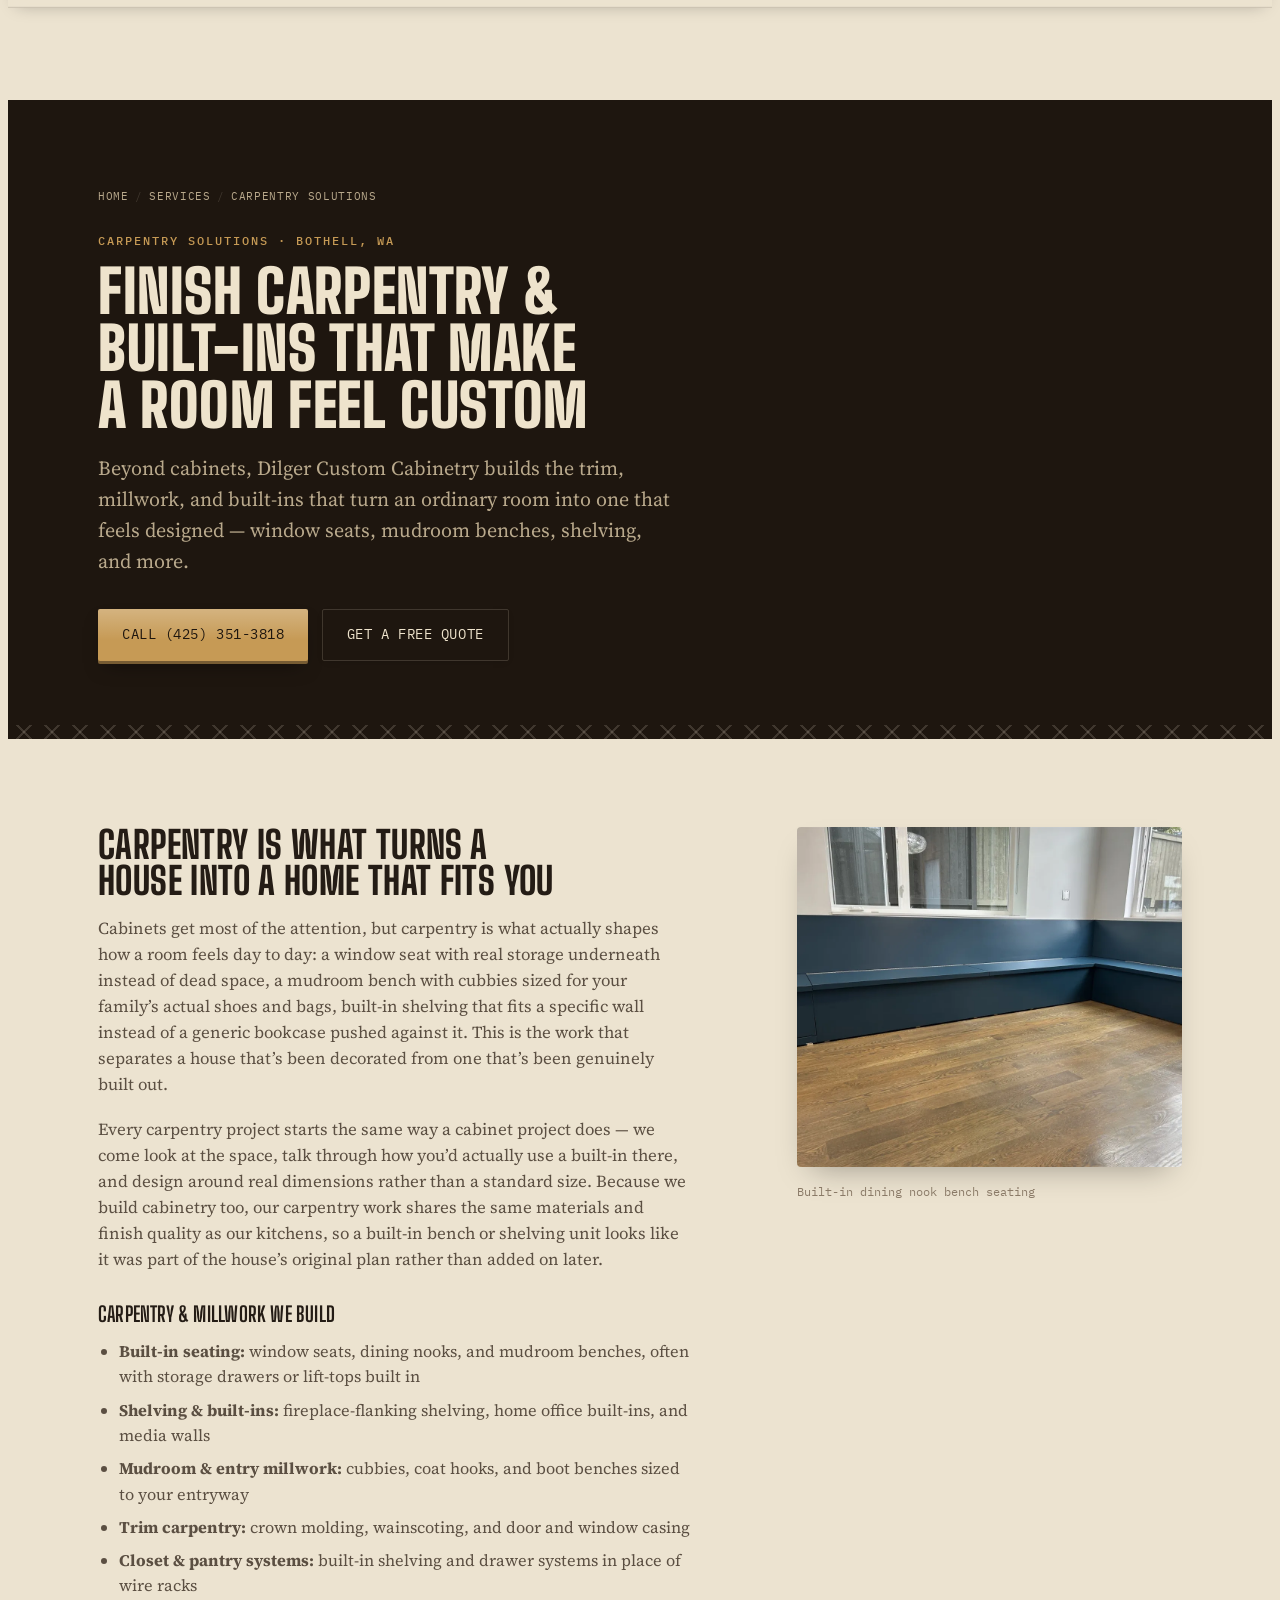
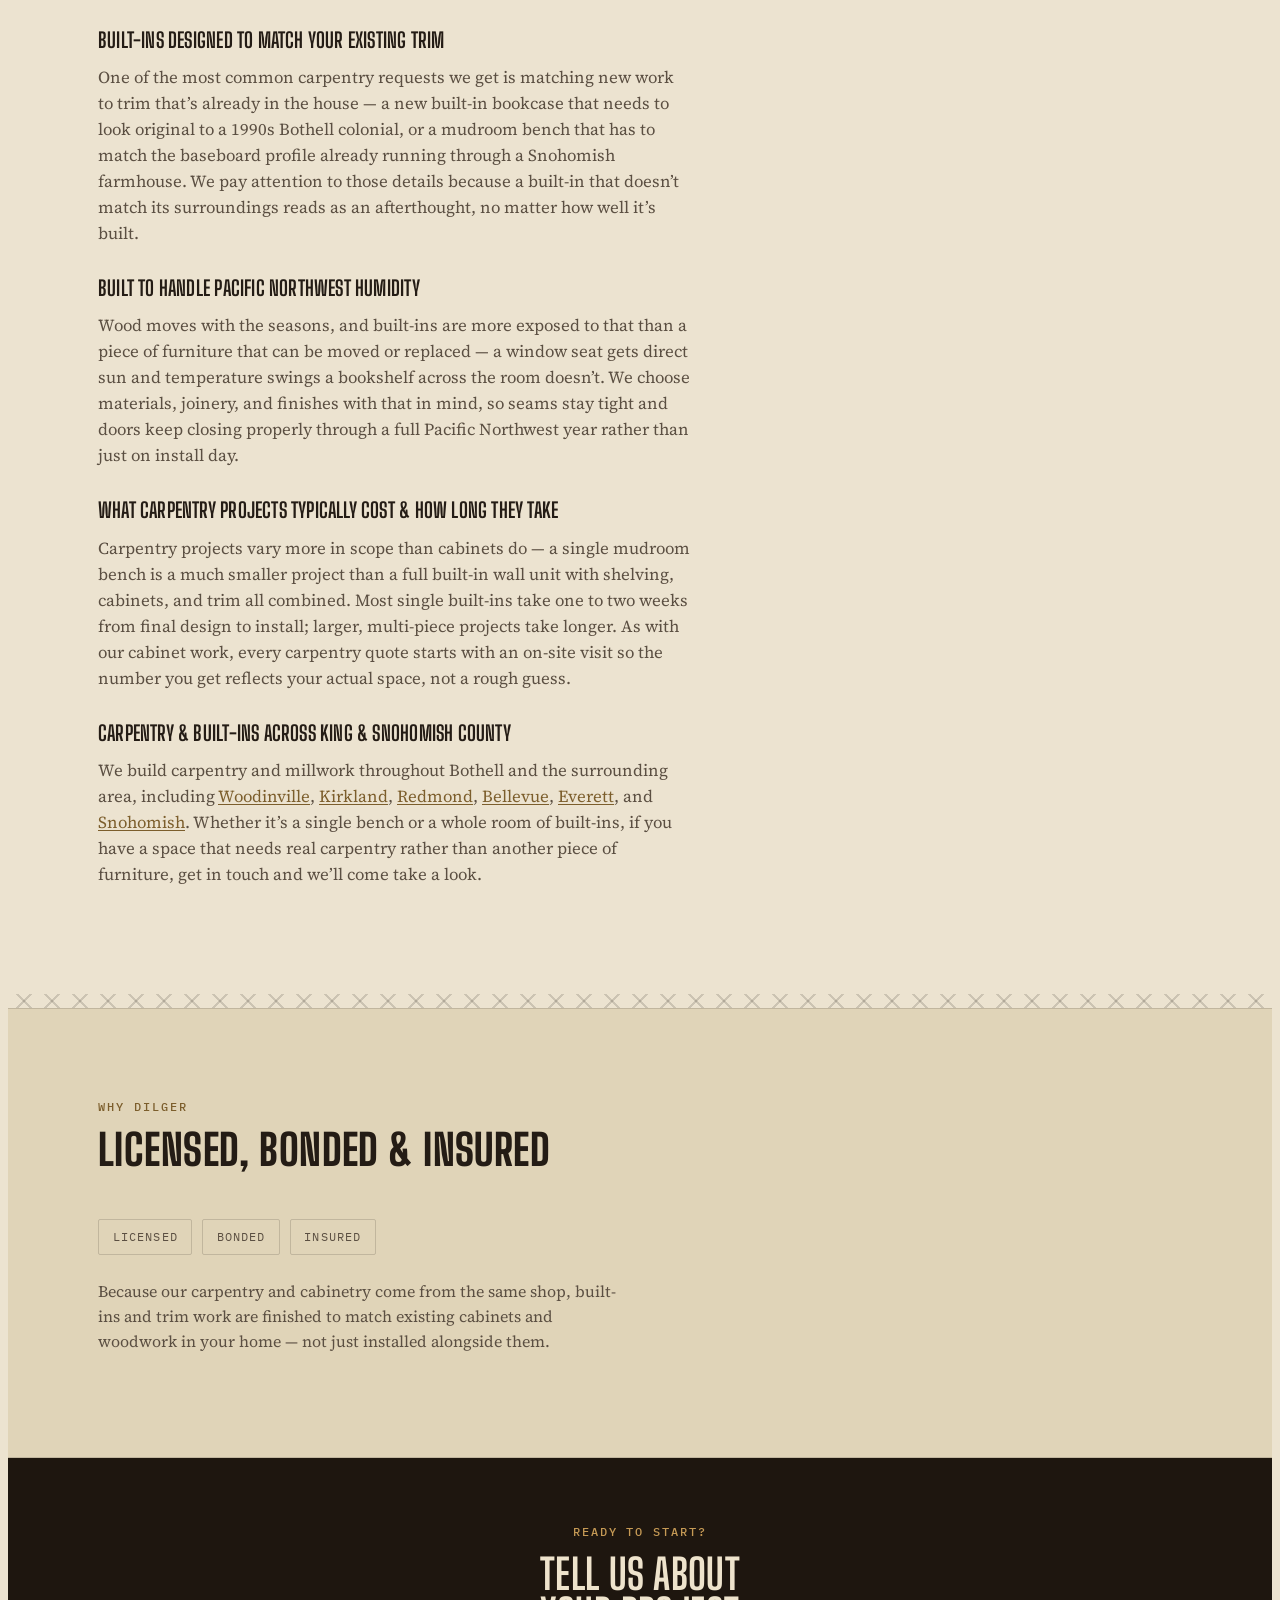
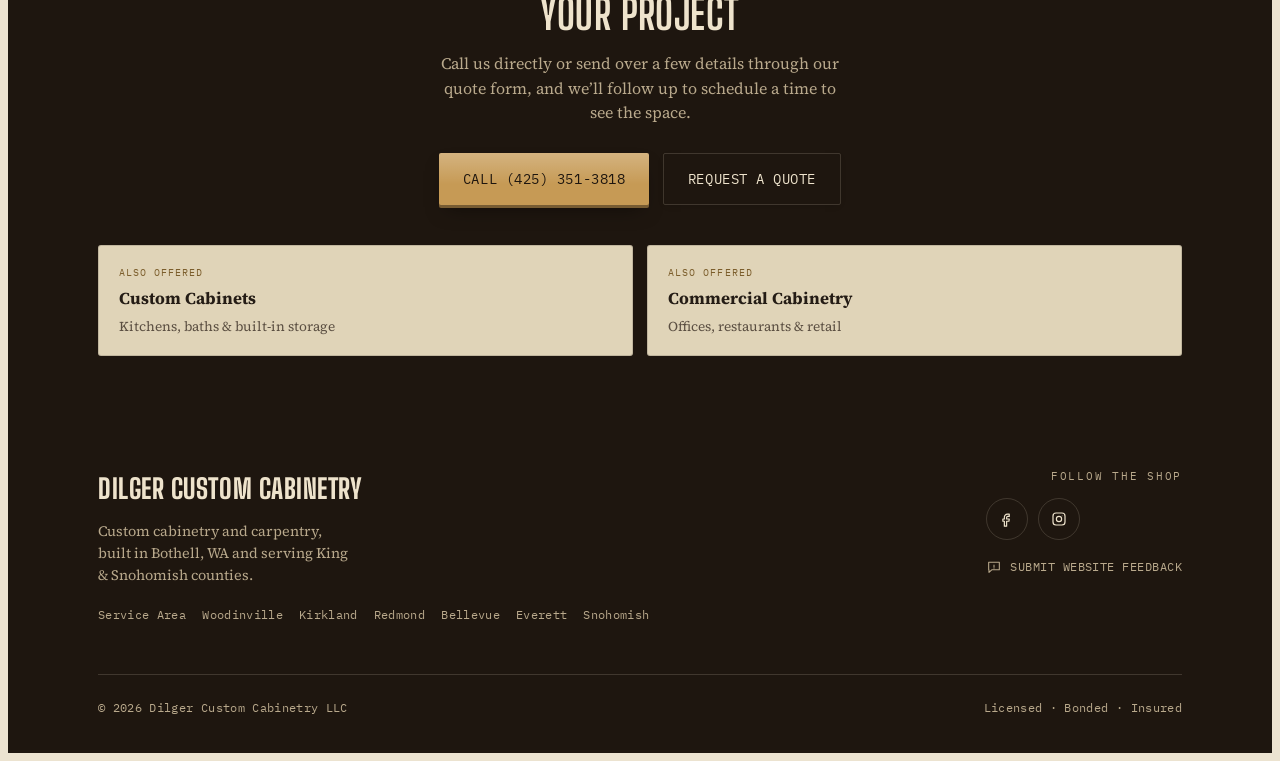
<file: services/carpentry.html>
<!DOCTYPE html>
<html lang="en">
<head>
<meta charset="UTF-8">
<meta name="viewport" content="width=device-width, initial-scale=1">
<title>Carpentry Solutions in Bothell, WA | Dilger Custom Cabinetry</title>
<meta name="description" content="Trim carpentry, built-ins, and millwork in Bothell, WA. Dilger Custom Cabinetry builds window seats, mudroom benches, and custom shelving across King and Snohomish County.">
<link rel="canonical" href="https://dilgercustomcabinetry.com/services/carpentry.html">
<link rel="icon" type="image/png" sizes="32x32" href="/favicon-32.png">
<link rel="icon" type="image/png" sizes="192x192" href="/icon-192.png">
<link rel="apple-touch-icon" href="/apple-touch-icon.png">

<meta property="og:type" content="website">
<meta property="og:site_name" content="Dilger Custom Cabinetry">
<meta property="og:title" content="Carpentry Solutions in Bothell, WA | Dilger Custom Cabinetry">
<meta property="og:description" content="Trim carpentry, built-ins, and millwork in Bothell, WA. Window seats, mudroom benches, and custom shelving across King and Snohomish County.">
<meta property="og:url" content="https://dilgercustomcabinetry.com/services/carpentry.html">
<meta property="og:image" content="https://dilgercustomcabinetry.com/images/gallery/built-in-bench-seating.jpg">
<meta name="twitter:card" content="summary_large_image">
<meta name="twitter:title" content="Carpentry Solutions in Bothell, WA | Dilger Custom Cabinetry">
<meta name="twitter:description" content="Trim carpentry, built-ins, and millwork in Bothell, WA. Window seats, mudroom benches, and custom shelving across King and Snohomish County.">
<meta name="twitter:image" content="https://dilgercustomcabinetry.com/images/gallery/built-in-bench-seating.jpg">

<script type="application/ld+json">
{
  "@context": "https://schema.org",
  "@type": "HomeAndConstructionBusiness",
  "name": "Dilger Custom Cabinetry LLC",
  "image": "https://dilgercustomcabinetry.com/images/hero-kitchen.jpg",
  "url": "https://dilgercustomcabinetry.com/",
  "telephone": "+1-425-351-3818",
  "priceRange": "$$",
  "address": {
    "@type": "PostalAddress",
    "streetAddress": "21819 49th Ave SE",
    "addressLocality": "Bothell",
    "addressRegion": "WA",
    "postalCode": "98021",
    "addressCountry": "US"
  },
  "areaServed": [
    { "@type": "City", "name": "Bothell" },
    { "@type": "City", "name": "Woodinville" },
    { "@type": "City", "name": "Kirkland" },
    { "@type": "City", "name": "Redmond" },
    { "@type": "City", "name": "Bellevue" },
    { "@type": "City", "name": "Everett" },
    { "@type": "City", "name": "Snohomish" }
  ],
  "sameAs": [
    "https://www.facebook.com/p/Dilger-Custom-Cabinetry-61575147275567/",
    "https://www.instagram.com/dilger_custom_cabinetry_llc/"
  ]
}
</script>

<!-- Google tag (gtag.js) -->
<script async src="https://www.googletagmanager.com/gtag/js?id=G-DZHT3YH5XT"></script>
<script>
  window.dataLayer = window.dataLayer || [];
  function gtag(){ dataLayer.push(arguments); }
  gtag('js', new Date());
  gtag('config', 'G-DZHT3YH5XT');
</script>

<link rel="preconnect" href="https://fonts.googleapis.com">
<link rel="preconnect" href="https://fonts.gstatic.com" crossorigin>
<link rel="stylesheet" href="https://fonts.googleapis.com/css2?family=Big+Shoulders+Display:wght@500;700;800;900&family=Source+Serif+4:ital,wght@0,400;0,500;0,600;1,400&family=IBM+Plex+Mono:wght@400;500;600&display=swap">
<link rel="stylesheet" href="/assets/site.css">
</head>
<body>

<svg width="0" height="0" style="position:absolute" aria-hidden="true">
  <symbol id="icon-menu" viewBox="0 0 24 24" fill="none" stroke="currentColor" stroke-width="1.8" stroke-linecap="round"><path d="M3 6h18M3 12h18M3 18h18"/></symbol>
  <symbol id="icon-close" viewBox="0 0 24 24" fill="none" stroke="currentColor" stroke-width="1.8" stroke-linecap="round"><path d="M5 5l14 14M19 5L5 19"/></symbol>
</svg>

<nav class="site-nav">
  <div class="wrap nav-row">
    <a class="brand" href="/">
      <img class="logo-light" src="/images/logo-light.png" alt="Dilger Custom Cabinetry" width="1249" height="420">
      <img class="logo-dark" src="/images/logo-dark.png" alt="Dilger Custom Cabinetry" width="1249" height="420">
    </a>
    <ul class="nav-links" id="navLinks">
      <li><a href="/">Home</a></li>
      <li><a href="/#about">About</a></li>
      <li><a href="/#services">Services</a></li>
      <li><a href="/#locations">Locations</a></li>
      <li><a href="/#reviews">Reviews</a></li>
      <li><a href="/#contact">Contact</a></li>
      <li><a href="/#website-issue">Website Issue?</a></li>
      <li><a class="nav-call" href="tel:+14253513818" data-call-label="header_phone_button">Call (425) 351-3818</a></li>
    </ul>
    <button class="nav-toggle" id="navToggle" aria-label="Toggle menu" aria-expanded="false" aria-controls="navLinks">
      <svg><use href="#icon-menu" id="navToggleIcon"/></svg>
    </button>
  </div>
</nav>

<main>

  <section class="page-hero band">
    <div class="wrap">
      <div class="breadcrumb">
        <a href="/">Home</a><span aria-hidden="true">/</span>
        <a href="/#services">Services</a><span aria-hidden="true">/</span>
        <span>Carpentry Solutions</span>
      </div>
      <span class="eyebrow">Carpentry Solutions &middot; Bothell, WA</span>
      <h1>Finish Carpentry &amp; Built-Ins That Make A Room Feel Custom</h1>
      <p class="hero-tagline">Beyond cabinets, Dilger Custom Cabinetry builds the trim, millwork, and built-ins that turn an ordinary room into one that feels designed &mdash; window seats, mudroom benches, shelving, and more.</p>
      <div class="hero-ctas">
        <a class="btn btn-primary" href="tel:+14253513818" data-call-label="service_page_phone_button">Call (425) 351-3818</a>
        <a class="btn btn-ghost" href="/#contact">Get A Free Quote</a>
      </div>
    </div>
  </section>
  <div class="joinery on-band" aria-hidden="true"></div>

  <section>
    <div class="wrap content-columns">
      <div class="prose">
        <h2>Carpentry Is What Turns A House Into A Home That Fits You</h2>
        <p>Cabinets get most of the attention, but carpentry is what actually shapes how a room feels day to day: a window seat with real storage underneath instead of dead space, a mudroom bench with cubbies sized for your family&rsquo;s actual shoes and bags, built-in shelving that fits a specific wall instead of a generic bookcase pushed against it. This is the work that separates a house that&rsquo;s been decorated from one that&rsquo;s been genuinely built out.</p>
        <p>Every carpentry project starts the same way a cabinet project does &mdash; we come look at the space, talk through how you&rsquo;d actually use a built-in there, and design around real dimensions rather than a standard size. Because we build cabinetry too, our carpentry work shares the same materials and finish quality as our kitchens, so a built-in bench or shelving unit looks like it was part of the house&rsquo;s original plan rather than added on later.</p>

        <h3>Carpentry &amp; Millwork We Build</h3>
        <ul>
          <li><strong>Built-in seating:</strong> window seats, dining nooks, and mudroom benches, often with storage drawers or lift-tops built in</li>
          <li><strong>Shelving &amp; built-ins:</strong> fireplace-flanking shelving, home office built-ins, and media walls</li>
          <li><strong>Mudroom &amp; entry millwork:</strong> cubbies, coat hooks, and boot benches sized to your entryway</li>
          <li><strong>Trim carpentry:</strong> crown molding, wainscoting, and door and window casing</li>
          <li><strong>Closet &amp; pantry systems:</strong> built-in shelving and drawer systems in place of wire racks</li>
        </ul>

        <h3>Built-Ins Designed To Match Your Existing Trim</h3>
        <p>One of the most common carpentry requests we get is matching new work to trim that&rsquo;s already in the house &mdash; a new built-in bookcase that needs to look original to a 1990s Bothell colonial, or a mudroom bench that has to match the baseboard profile already running through a Snohomish farmhouse. We pay attention to those details because a built-in that doesn&rsquo;t match its surroundings reads as an afterthought, no matter how well it&rsquo;s built.</p>

        <h3>Built To Handle Pacific Northwest Humidity</h3>
        <p>Wood moves with the seasons, and built-ins are more exposed to that than a piece of furniture that can be moved or replaced &mdash; a window seat gets direct sun and temperature swings a bookshelf across the room doesn&rsquo;t. We choose materials, joinery, and finishes with that in mind, so seams stay tight and doors keep closing properly through a full Pacific Northwest year rather than just on install day.</p>

        <h3>What Carpentry Projects Typically Cost &amp; How Long They Take</h3>
        <p>Carpentry projects vary more in scope than cabinets do &mdash; a single mudroom bench is a much smaller project than a full built-in wall unit with shelving, cabinets, and trim all combined. Most single built-ins take one to two weeks from final design to install; larger, multi-piece projects take longer. As with our cabinet work, every carpentry quote starts with an on-site visit so the number you get reflects your actual space, not a rough guess.</p>

        <h3>Carpentry &amp; Built-Ins Across King &amp; Snohomish County</h3>
        <p>We build carpentry and millwork throughout Bothell and the surrounding area, including <a href="/locations/woodinville.html">Woodinville</a>, <a href="/locations/kirkland.html">Kirkland</a>, <a href="/locations/redmond.html">Redmond</a>, <a href="/locations/bellevue.html">Bellevue</a>, <a href="/locations/everett.html">Everett</a>, and <a href="/locations/snohomish.html">Snohomish</a>. Whether it&rsquo;s a single bench or a whole room of built-ins, if you have a space that needs real carpentry rather than another piece of furniture, get in touch and we&rsquo;ll come take a look.</p>
      </div>
      <div class="side-figures">
        <figure>
          <img src="/images/gallery/built-in-bench-seating.webp" alt="Built-in navy blue L-shaped bench seating along two walls with a window above" width="1200" height="900" loading="lazy">
          <figcaption>Built-in dining nook bench seating</figcaption>
        </figure>
      </div>
    </div>
  </section>

  <div class="joinery" aria-hidden="true"></div>

  <section style="background:var(--paper-raised); border-top:1px solid var(--paper-line); border-bottom:1px solid var(--paper-line);">
    <div class="wrap">
      <div class="section-head" data-reveal>
        <span class="eyebrow">Why Dilger</span>
        <h2>Licensed, Bonded &amp; Insured</h2>
      </div>
      <ul class="credentials">
        <li>Licensed</li>
        <li>Bonded</li>
        <li>Insured</li>
      </ul>
      <p style="margin-top:1.5rem; color:var(--ink-soft); max-width:66ch;">Because our carpentry and cabinetry come from the same shop, built-ins and trim work are finished to match existing cabinets and woodwork in your home &mdash; not just installed alongside them.</p>
    </div>
  </section>

  <section class="band cta-band">
    <div class="wrap">
      <span class="eyebrow">Ready To Start?</span>
      <h2>Tell Us About Your Project</h2>
      <p>Call us directly or send over a few details through our quote form, and we&rsquo;ll follow up to schedule a time to see the space.</p>
      <div class="hero-ctas">
        <a class="btn btn-primary" href="tel:+14253513818" data-call-label="service_page_cta_phone_button">Call (425) 351-3818</a>
        <a class="btn btn-ghost" href="/#contact">Request A Quote</a>
      </div>
      <div class="link-grid" style="margin-top:2.5rem; text-align:left;">
        <a class="link-card" href="/services/custom-cabinets.html">
          <span class="link-eyebrow">Also Offered</span>
          <strong>Custom Cabinets</strong>
          <span class="link-detail">Kitchens, baths &amp; built-in storage</span>
        </a>
        <a class="link-card" href="/services/commercial-cabinetry.html">
          <span class="link-eyebrow">Also Offered</span>
          <strong>Commercial Cabinetry</strong>
          <span class="link-detail">Offices, restaurants &amp; retail</span>
        </a>
      </div>
    </div>
  </section>

</main>

<footer class="band">
  <div class="wrap">
    <div class="footer-top">
      <div class="footer-brand">
        <span class="brand-mark">Dilger Custom Cabinetry</span>
        <p class="footer-tagline">Custom cabinetry and carpentry, built in Bothell, WA and serving King &amp; Snohomish counties.</p>
        <ul class="footer-areas">
          <li><a href="/#locations">Service Area</a></li>
          <li><a href="/locations/woodinville.html">Woodinville</a></li>
          <li><a href="/locations/kirkland.html">Kirkland</a></li>
          <li><a href="/locations/redmond.html">Redmond</a></li>
          <li><a href="/locations/bellevue.html">Bellevue</a></li>
          <li><a href="/locations/everett.html">Everett</a></li>
          <li><a href="/locations/snohomish.html">Snohomish</a></li>
        </ul>
      </div>
      <div class="social-block">
        <span class="social-label">Follow The Shop</span>
        <ul class="social-links">
          <li>
            <a href="https://www.facebook.com/p/Dilger-Custom-Cabinetry-61575147275567/" aria-label="Facebook" target="_blank" rel="noopener">
              <svg viewBox="0 0 24 24" fill="none" stroke="currentColor" stroke-width="1.6" stroke-linejoin="round" stroke-linecap="round"><path d="M15 8.5h-2a1.5 1.5 0 0 0-1.5 1.5v2H15l-.4 3H11.5v6.5h-3V15h-2v-3h2V9.8A4 4 0 0 1 12.6 5.5H15z"/></svg>
            </a>
          </li>
          <li>
            <a href="https://www.instagram.com/dilger_custom_cabinetry_llc/" aria-label="Instagram" target="_blank" rel="noopener">
              <svg viewBox="0 0 24 24" fill="none" stroke="currentColor" stroke-width="1.6"><rect x="4" y="4" width="16" height="16" rx="4"/><circle cx="12" cy="12" r="3.5"/><circle cx="16.2" cy="7.8" r="0.6" fill="currentColor" stroke="none"/></svg>
            </a>
          </li>
        </ul>
        <a class="feedback-link" href="/feedback.html">
          <svg viewBox="0 0 24 24" fill="none" stroke="currentColor" stroke-width="1.6" stroke-linecap="round" stroke-linejoin="round"><path d="M4 5h16v11H9l-4.5 4V16H4V5z"/><path d="M12 9.2v3M12 14.6h.01"/></svg>
          Submit Website Feedback
        </a>
      </div>
    </div>
    <div class="footer-bottom">
      <span>&copy; 2026 Dilger Custom Cabinetry LLC</span>
      <span>Licensed &middot; Bonded &middot; Insured</span>
    </div>
  </div>
</footer>

<script src="/assets/site.js"></script>
</body>
</html>
</file>
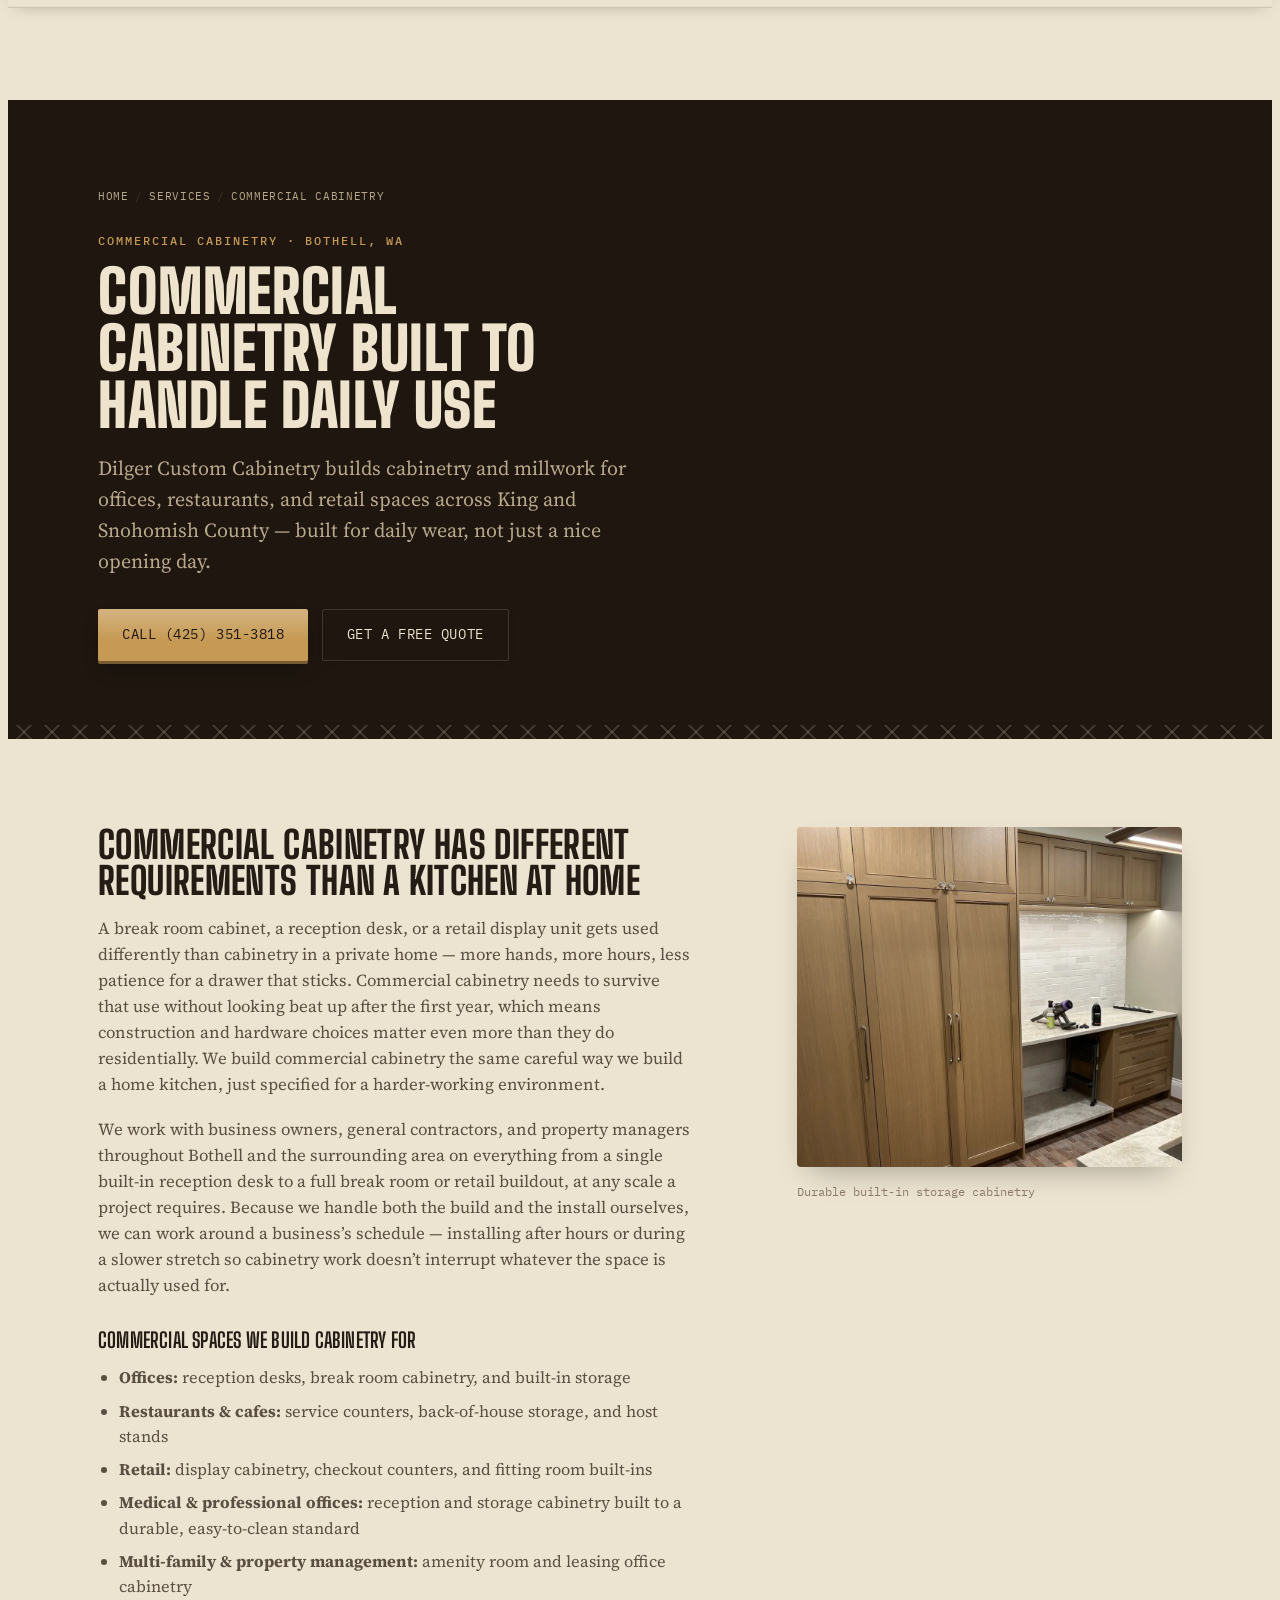
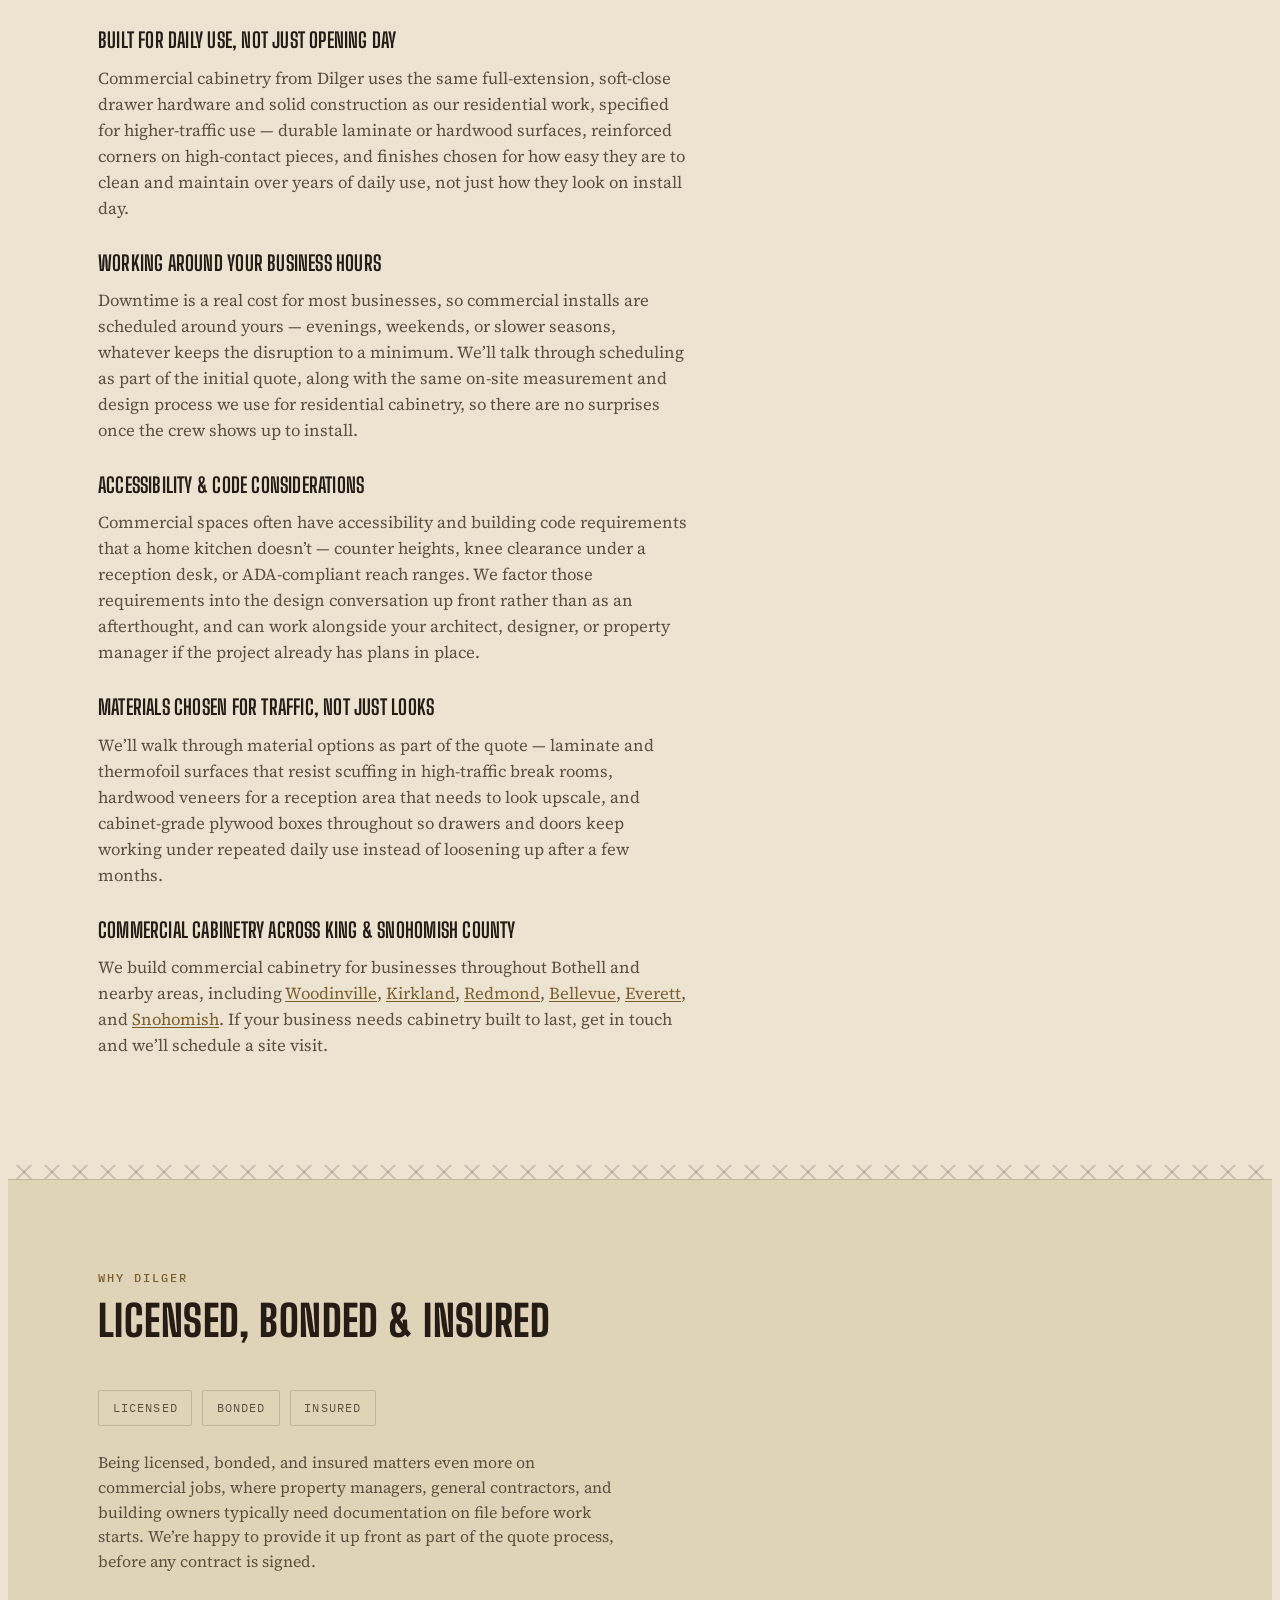
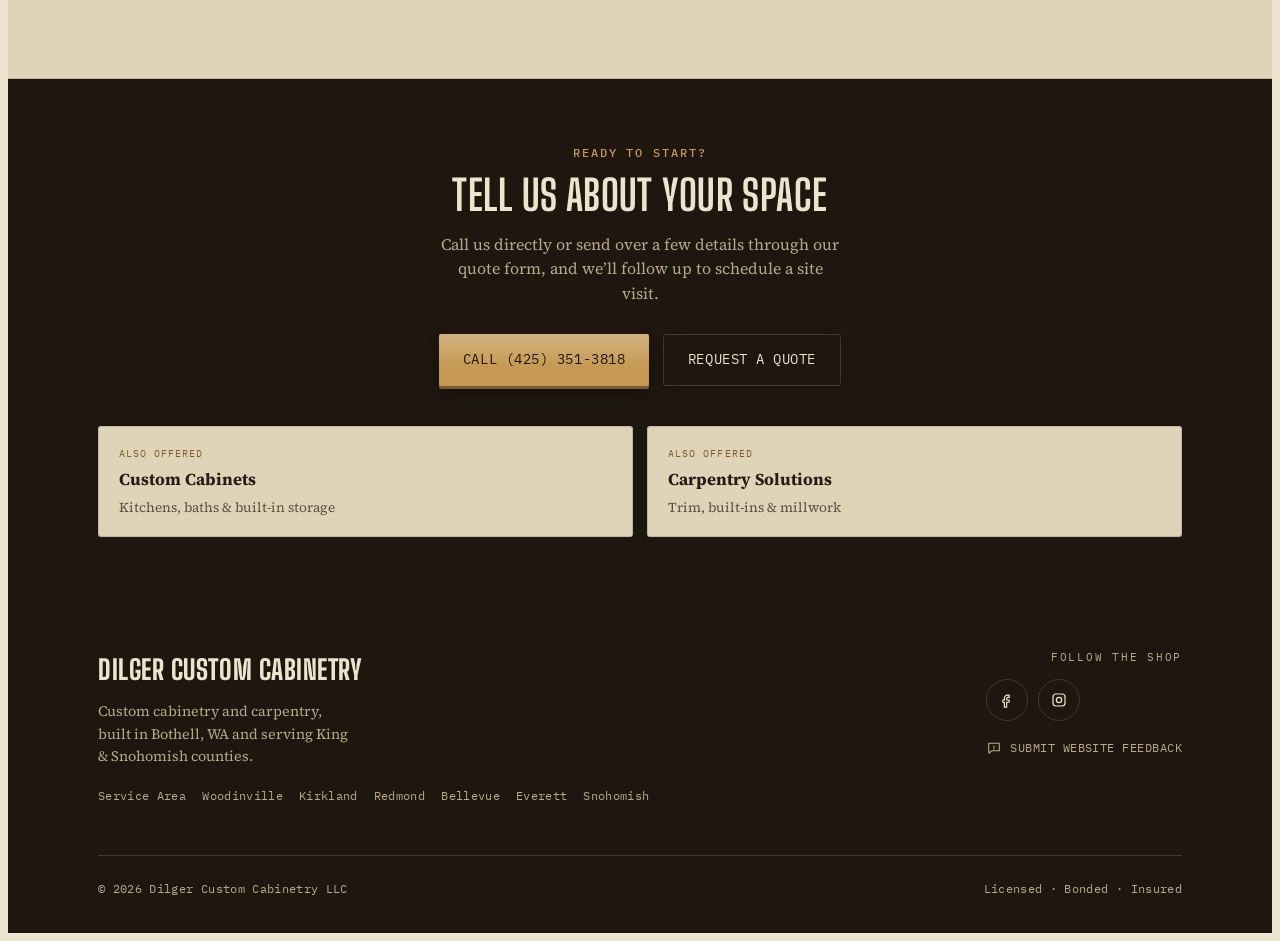
<file: services/commercial-cabinetry.html>
<!DOCTYPE html>
<html lang="en">
<head>
<meta charset="UTF-8">
<meta name="viewport" content="width=device-width, initial-scale=1">
<title>Commercial Cabinetry in Bothell, WA | Dilger Custom Cabinetry</title>
<meta name="description" content="Commercial cabinetry and millwork for offices, restaurants, and retail spaces in Bothell, WA. Dilger Custom Cabinetry serves businesses across King and Snohomish County.">
<link rel="canonical" href="https://dilgercustomcabinetry.com/services/commercial-cabinetry.html">
<link rel="icon" type="image/png" sizes="32x32" href="/favicon-32.png">
<link rel="icon" type="image/png" sizes="192x192" href="/icon-192.png">
<link rel="apple-touch-icon" href="/apple-touch-icon.png">

<meta property="og:type" content="website">
<meta property="og:site_name" content="Dilger Custom Cabinetry">
<meta property="og:title" content="Commercial Cabinetry in Bothell, WA | Dilger Custom Cabinetry">
<meta property="og:description" content="Commercial cabinetry and millwork for offices, restaurants, and retail spaces in Bothell, WA, serving King and Snohomish County.">
<meta property="og:url" content="https://dilgercustomcabinetry.com/services/commercial-cabinetry.html">
<meta property="og:image" content="https://dilgercustomcabinetry.com/images/gallery/laundry-utility-cabinets.jpg">
<meta name="twitter:card" content="summary_large_image">
<meta name="twitter:title" content="Commercial Cabinetry in Bothell, WA | Dilger Custom Cabinetry">
<meta name="twitter:description" content="Commercial cabinetry and millwork for offices, restaurants, and retail spaces in Bothell, WA, serving King and Snohomish County.">
<meta name="twitter:image" content="https://dilgercustomcabinetry.com/images/gallery/laundry-utility-cabinets.jpg">

<script type="application/ld+json">
{
  "@context": "https://schema.org",
  "@type": "HomeAndConstructionBusiness",
  "name": "Dilger Custom Cabinetry LLC",
  "image": "https://dilgercustomcabinetry.com/images/hero-kitchen.jpg",
  "url": "https://dilgercustomcabinetry.com/",
  "telephone": "+1-425-351-3818",
  "priceRange": "$$",
  "address": {
    "@type": "PostalAddress",
    "streetAddress": "21819 49th Ave SE",
    "addressLocality": "Bothell",
    "addressRegion": "WA",
    "postalCode": "98021",
    "addressCountry": "US"
  },
  "areaServed": [
    { "@type": "City", "name": "Bothell" },
    { "@type": "City", "name": "Woodinville" },
    { "@type": "City", "name": "Kirkland" },
    { "@type": "City", "name": "Redmond" },
    { "@type": "City", "name": "Bellevue" },
    { "@type": "City", "name": "Everett" },
    { "@type": "City", "name": "Snohomish" }
  ],
  "sameAs": [
    "https://www.facebook.com/p/Dilger-Custom-Cabinetry-61575147275567/",
    "https://www.instagram.com/dilger_custom_cabinetry_llc/"
  ]
}
</script>

<!-- Google tag (gtag.js) -->
<script async src="https://www.googletagmanager.com/gtag/js?id=G-DZHT3YH5XT"></script>
<script>
  window.dataLayer = window.dataLayer || [];
  function gtag(){ dataLayer.push(arguments); }
  gtag('js', new Date());
  gtag('config', 'G-DZHT3YH5XT');
</script>

<link rel="preconnect" href="https://fonts.googleapis.com">
<link rel="preconnect" href="https://fonts.gstatic.com" crossorigin>
<link rel="stylesheet" href="https://fonts.googleapis.com/css2?family=Big+Shoulders+Display:wght@500;700;800;900&family=Source+Serif+4:ital,wght@0,500;0,600;1,400&family=IBM+Plex+Mono:wght@400;500;600&display=swap">
<link rel="stylesheet" href="/assets/site.css">
</head>
<body>

<svg width="0" height="0" style="position:absolute" aria-hidden="true">
  <symbol id="icon-menu" viewBox="0 0 24 24" fill="none" stroke="currentColor" stroke-width="1.8" stroke-linecap="round"><path d="M3 6h18M3 12h18M3 18h18"/></symbol>
  <symbol id="icon-close" viewBox="0 0 24 24" fill="none" stroke="currentColor" stroke-width="1.8" stroke-linecap="round"><path d="M5 5l14 14M19 5L5 19"/></symbol>
</svg>

<nav class="site-nav">
  <div class="wrap nav-row">
    <a class="brand" href="/">
      <img class="logo-light" src="/images/logo-light.png" alt="Dilger Custom Cabinetry" width="1249" height="420">
      <img class="logo-dark" src="/images/logo-dark.png" alt="Dilger Custom Cabinetry" width="1249" height="420">
    </a>
    <ul class="nav-links" id="navLinks">
      <li><a href="/">Home</a></li>
      <li><a href="/#about">About</a></li>
      <li><a href="/#services">Services</a></li>
      <li><a href="/#locations">Locations</a></li>
      <li><a href="/#reviews">Reviews</a></li>
      <li><a href="/#contact">Contact</a></li>
      <li><a href="/#website-issue">Website Issue?</a></li>
      <li><a class="nav-call" href="tel:+14253513818" data-call-label="header_phone_button">Call (425) 351-3818</a></li>
    </ul>
    <button class="nav-toggle" id="navToggle" aria-label="Toggle menu" aria-expanded="false" aria-controls="navLinks">
      <svg><use href="#icon-menu" id="navToggleIcon"/></svg>
    </button>
  </div>
</nav>

<main>

  <section class="page-hero band">
    <div class="wrap">
      <div class="breadcrumb">
        <a href="/">Home</a><span aria-hidden="true">/</span>
        <a href="/#services">Services</a><span aria-hidden="true">/</span>
        <span>Commercial Cabinetry</span>
      </div>
      <span class="eyebrow">Commercial Cabinetry &middot; Bothell, WA</span>
      <h1>Commercial Cabinetry Built To Handle Daily Use</h1>
      <p class="hero-tagline">Dilger Custom Cabinetry builds cabinetry and millwork for offices, restaurants, and retail spaces across King and Snohomish County &mdash; built for daily wear, not just a nice opening day.</p>
      <div class="hero-ctas">
        <a class="btn btn-primary" href="tel:+14253513818" data-call-label="service_page_phone_button">Call (425) 351-3818</a>
        <a class="btn btn-ghost" href="/#contact">Get A Free Quote</a>
      </div>
    </div>
  </section>
  <div class="joinery on-band" aria-hidden="true"></div>

  <section>
    <div class="wrap content-columns">
      <div class="prose">
        <h2>Commercial Cabinetry Has Different Requirements Than A Kitchen At Home</h2>
        <p>A break room cabinet, a reception desk, or a retail display unit gets used differently than cabinetry in a private home &mdash; more hands, more hours, less patience for a drawer that sticks. Commercial cabinetry needs to survive that use without looking beat up after the first year, which means construction and hardware choices matter even more than they do residentially. We build commercial cabinetry the same careful way we build a home kitchen, just specified for a harder-working environment.</p>
        <p>We work with business owners, general contractors, and property managers throughout Bothell and the surrounding area on everything from a single built-in reception desk to a full break room or retail buildout, at any scale a project requires. Because we handle both the build and the install ourselves, we can work around a business&rsquo;s schedule &mdash; installing after hours or during a slower stretch so cabinetry work doesn&rsquo;t interrupt whatever the space is actually used for.</p>

        <h3>Commercial Spaces We Build Cabinetry For</h3>
        <ul>
          <li><strong>Offices:</strong> reception desks, break room cabinetry, and built-in storage</li>
          <li><strong>Restaurants &amp; cafes:</strong> service counters, back-of-house storage, and host stands</li>
          <li><strong>Retail:</strong> display cabinetry, checkout counters, and fitting room built-ins</li>
          <li><strong>Medical &amp; professional offices:</strong> reception and storage cabinetry built to a durable, easy-to-clean standard</li>
          <li><strong>Multi-family &amp; property management:</strong> amenity room and leasing office cabinetry</li>
        </ul>

        <h3>Built For Daily Use, Not Just Opening Day</h3>
        <p>Commercial cabinetry from Dilger uses the same full-extension, soft-close drawer hardware and solid construction as our residential work, specified for higher-traffic use &mdash; durable laminate or hardwood surfaces, reinforced corners on high-contact pieces, and finishes chosen for how easy they are to clean and maintain over years of daily use, not just how they look on install day.</p>

        <h3>Working Around Your Business Hours</h3>
        <p>Downtime is a real cost for most businesses, so commercial installs are scheduled around yours &mdash; evenings, weekends, or slower seasons, whatever keeps the disruption to a minimum. We&rsquo;ll talk through scheduling as part of the initial quote, along with the same on-site measurement and design process we use for residential cabinetry, so there are no surprises once the crew shows up to install.</p>

        <h3>Accessibility &amp; Code Considerations</h3>
        <p>Commercial spaces often have accessibility and building code requirements that a home kitchen doesn&rsquo;t &mdash; counter heights, knee clearance under a reception desk, or ADA-compliant reach ranges. We factor those requirements into the design conversation up front rather than as an afterthought, and can work alongside your architect, designer, or property manager if the project already has plans in place.</p>

        <h3>Materials Chosen For Traffic, Not Just Looks</h3>
        <p>We&rsquo;ll walk through material options as part of the quote &mdash; laminate and thermofoil surfaces that resist scuffing in high-traffic break rooms, hardwood veneers for a reception area that needs to look upscale, and cabinet-grade plywood boxes throughout so drawers and doors keep working under repeated daily use instead of loosening up after a few months.</p>

        <h3>Commercial Cabinetry Across King &amp; Snohomish County</h3>
        <p>We build commercial cabinetry for businesses throughout Bothell and nearby areas, including <a href="/locations/woodinville.html">Woodinville</a>, <a href="/locations/kirkland.html">Kirkland</a>, <a href="/locations/redmond.html">Redmond</a>, <a href="/locations/bellevue.html">Bellevue</a>, <a href="/locations/everett.html">Everett</a>, and <a href="/locations/snohomish.html">Snohomish</a>. If your business needs cabinetry built to last, get in touch and we&rsquo;ll schedule a site visit.</p>
      </div>
      <div class="side-figures">
        <figure>
          <img src="/images/gallery/laundry-utility-cabinets.webp" alt="Tall oak storage cabinets and a built-in fold-down counter" width="1200" height="900" loading="lazy">
          <figcaption>Durable built-in storage cabinetry</figcaption>
        </figure>
      </div>
    </div>
  </section>

  <div class="joinery" aria-hidden="true"></div>

  <section style="background:var(--paper-raised); border-top:1px solid var(--paper-line); border-bottom:1px solid var(--paper-line);">
    <div class="wrap">
      <div class="section-head" data-reveal>
        <span class="eyebrow">Why Dilger</span>
        <h2>Licensed, Bonded &amp; Insured</h2>
      </div>
      <ul class="credentials">
        <li>Licensed</li>
        <li>Bonded</li>
        <li>Insured</li>
      </ul>
      <p style="margin-top:1.5rem; color:var(--ink-soft); max-width:66ch;">Being licensed, bonded, and insured matters even more on commercial jobs, where property managers, general contractors, and building owners typically need documentation on file before work starts. We&rsquo;re happy to provide it up front as part of the quote process, before any contract is signed.</p>
    </div>
  </section>

  <section class="band cta-band">
    <div class="wrap">
      <span class="eyebrow">Ready To Start?</span>
      <h2>Tell Us About Your Space</h2>
      <p>Call us directly or send over a few details through our quote form, and we&rsquo;ll follow up to schedule a site visit.</p>
      <div class="hero-ctas">
        <a class="btn btn-primary" href="tel:+14253513818" data-call-label="service_page_cta_phone_button">Call (425) 351-3818</a>
        <a class="btn btn-ghost" href="/#contact">Request A Quote</a>
      </div>
      <div class="link-grid" style="margin-top:2.5rem; text-align:left;">
        <a class="link-card" href="/services/custom-cabinets.html">
          <span class="link-eyebrow">Also Offered</span>
          <strong>Custom Cabinets</strong>
          <span class="link-detail">Kitchens, baths &amp; built-in storage</span>
        </a>
        <a class="link-card" href="/services/carpentry.html">
          <span class="link-eyebrow">Also Offered</span>
          <strong>Carpentry Solutions</strong>
          <span class="link-detail">Trim, built-ins &amp; millwork</span>
        </a>
      </div>
    </div>
  </section>

</main>

<footer class="band">
  <div class="wrap">
    <div class="footer-top">
      <div class="footer-brand">
        <span class="brand-mark">Dilger Custom Cabinetry</span>
        <p class="footer-tagline">Custom cabinetry and carpentry, built in Bothell, WA and serving King &amp; Snohomish counties.</p>
        <ul class="footer-areas">
          <li><a href="/#locations">Service Area</a></li>
          <li><a href="/locations/woodinville.html">Woodinville</a></li>
          <li><a href="/locations/kirkland.html">Kirkland</a></li>
          <li><a href="/locations/redmond.html">Redmond</a></li>
          <li><a href="/locations/bellevue.html">Bellevue</a></li>
          <li><a href="/locations/everett.html">Everett</a></li>
          <li><a href="/locations/snohomish.html">Snohomish</a></li>
        </ul>
      </div>
      <div class="social-block">
        <span class="social-label">Follow The Shop</span>
        <ul class="social-links">
          <li>
            <a href="https://www.facebook.com/p/Dilger-Custom-Cabinetry-61575147275567/" aria-label="Facebook" target="_blank" rel="noopener">
              <svg viewBox="0 0 24 24" fill="none" stroke="currentColor" stroke-width="1.6" stroke-linejoin="round" stroke-linecap="round"><path d="M15 8.5h-2a1.5 1.5 0 0 0-1.5 1.5v2H15l-.4 3H11.5v6.5h-3V15h-2v-3h2V9.8A4 4 0 0 1 12.6 5.5H15z"/></svg>
            </a>
          </li>
          <li>
            <a href="https://www.instagram.com/dilger_custom_cabinetry_llc/" aria-label="Instagram" target="_blank" rel="noopener">
              <svg viewBox="0 0 24 24" fill="none" stroke="currentColor" stroke-width="1.6"><rect x="4" y="4" width="16" height="16" rx="4"/><circle cx="12" cy="12" r="3.5"/><circle cx="16.2" cy="7.8" r="0.6" fill="currentColor" stroke="none"/></svg>
            </a>
          </li>
        </ul>
        <a class="feedback-link" href="/feedback.html">
          <svg viewBox="0 0 24 24" fill="none" stroke="currentColor" stroke-width="1.6" stroke-linecap="round" stroke-linejoin="round"><path d="M4 5h16v11H9l-4.5 4V16H4V5z"/><path d="M12 9.2v3M12 14.6h.01"/></svg>
          Submit Website Feedback
        </a>
      </div>
    </div>
    <div class="footer-bottom">
      <span>&copy; 2026 Dilger Custom Cabinetry LLC</span>
      <span>Licensed &middot; Bonded &middot; Insured</span>
    </div>
  </div>
</footer>

<script src="/assets/site.js"></script>
</body>
</html>
</file>
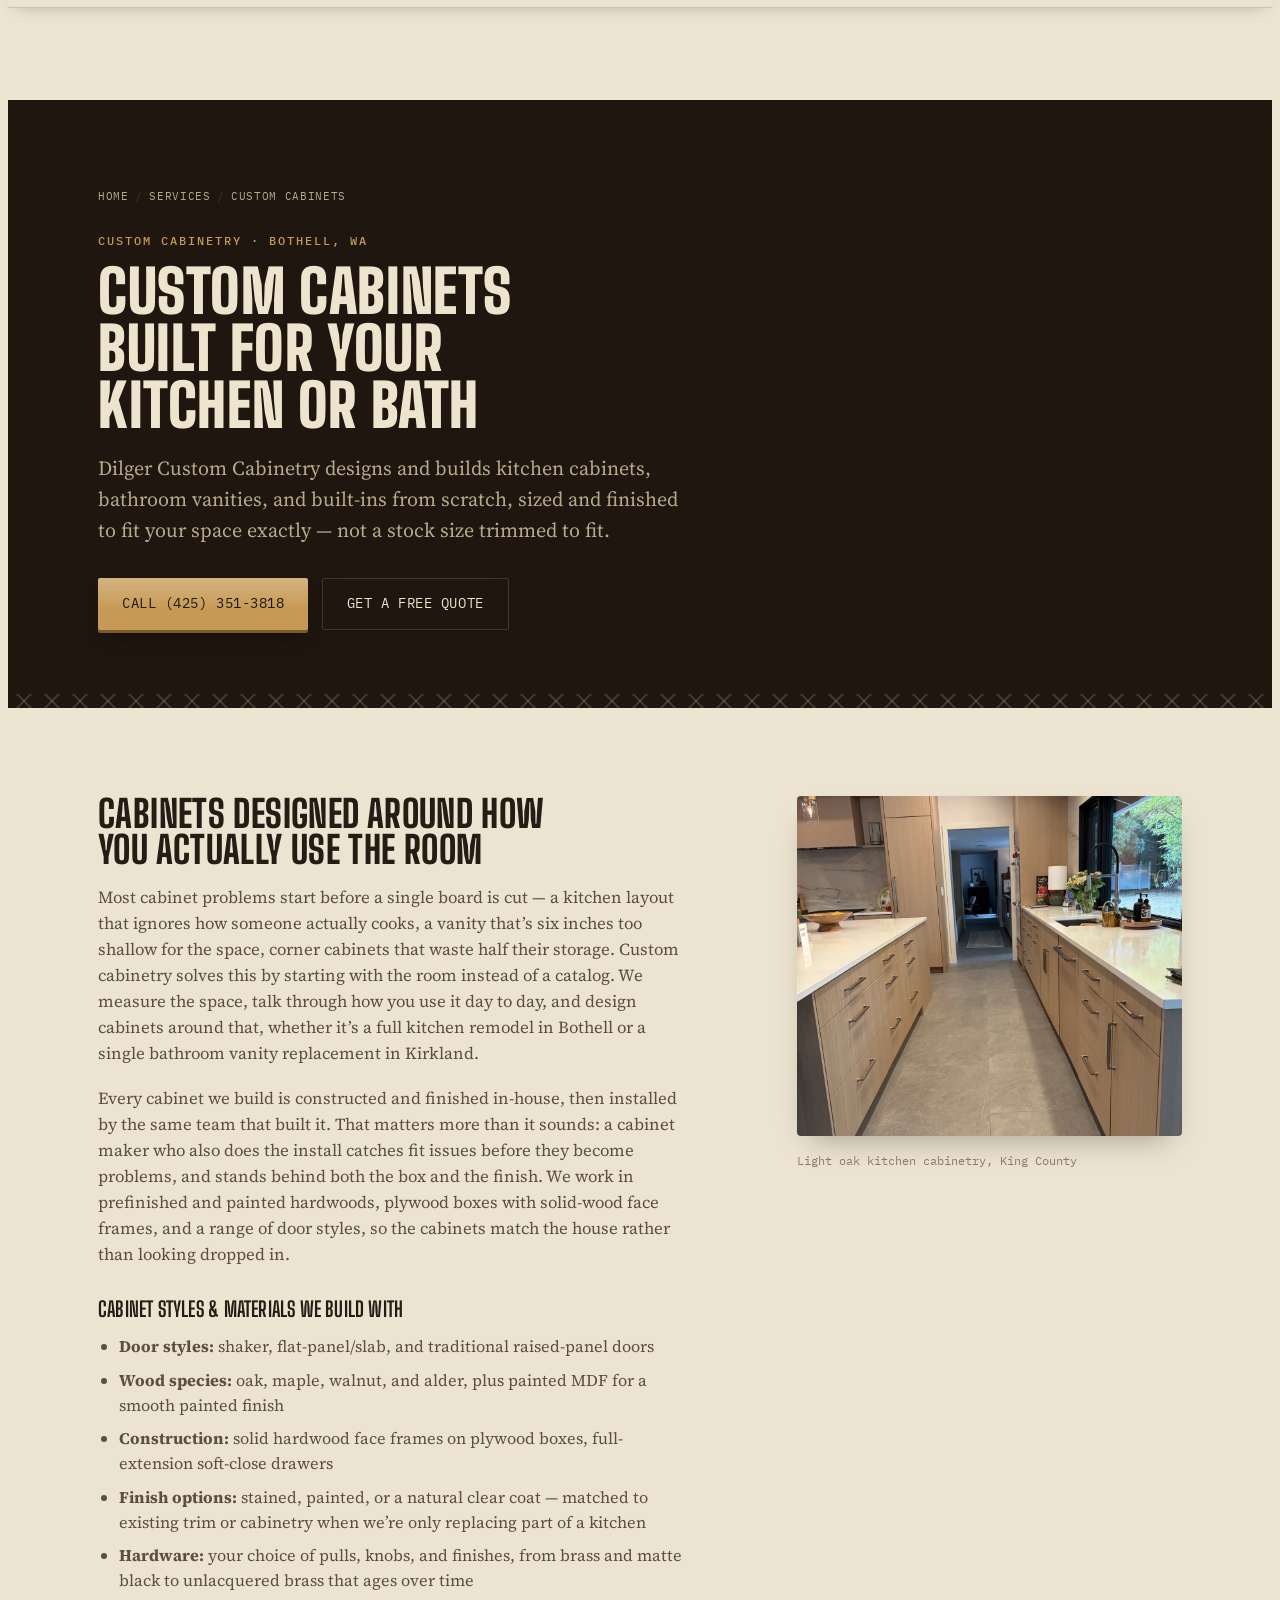
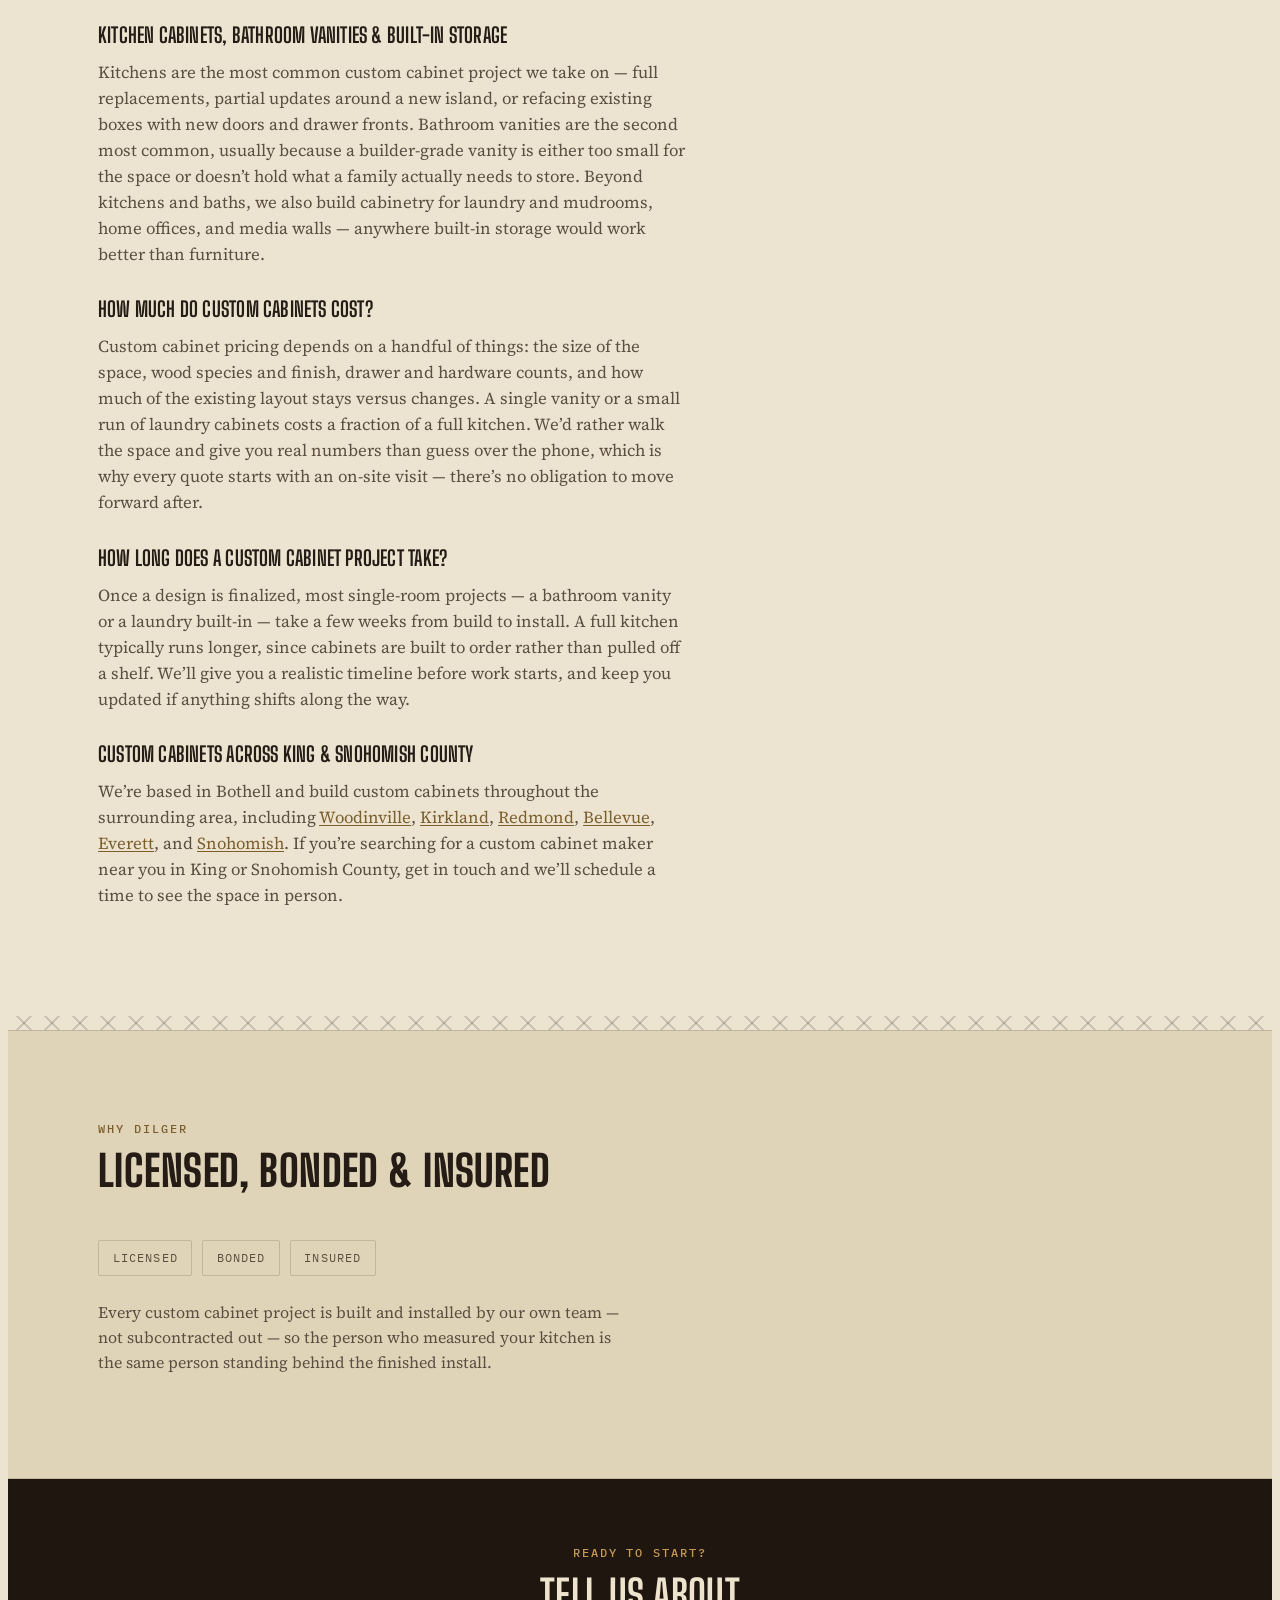
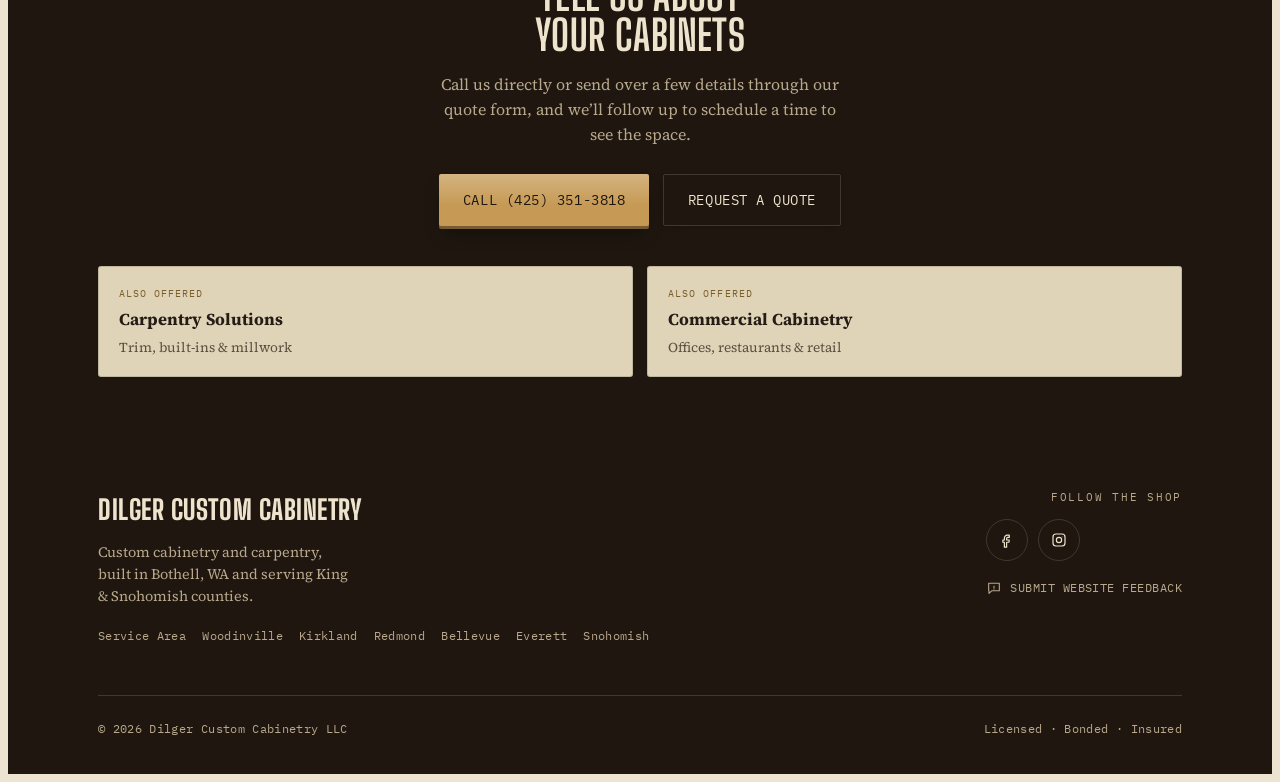
<file: services/custom-cabinets.html>
<!DOCTYPE html>
<html lang="en">
<head>
<meta charset="UTF-8">
<meta name="viewport" content="width=device-width, initial-scale=1">
<title>Custom Cabinets in Bothell, WA | Dilger Custom Cabinetry</title>
<meta name="description" content="Custom kitchen and bathroom cabinets built in Bothell, WA and installed throughout King and Snohomish County. Licensed, bonded, and insured. Call for a free quote.">
<link rel="canonical" href="https://dilgercustomcabinetry.com/services/custom-cabinets.html">
<link rel="icon" type="image/png" sizes="32x32" href="/favicon-32.png">
<link rel="icon" type="image/png" sizes="192x192" href="/icon-192.png">
<link rel="apple-touch-icon" href="/apple-touch-icon.png">

<meta property="og:type" content="website">
<meta property="og:site_name" content="Dilger Custom Cabinetry">
<meta property="og:title" content="Custom Cabinets in Bothell, WA | Dilger Custom Cabinetry">
<meta property="og:description" content="Custom kitchen and bathroom cabinets built in Bothell, WA and installed throughout King and Snohomish County. Licensed, bonded, and insured.">
<meta property="og:url" content="https://dilgercustomcabinetry.com/services/custom-cabinets.html">
<meta property="og:image" content="https://dilgercustomcabinetry.com/images/gallery/kitchen-oak-stone-backsplash.jpg">
<meta name="twitter:card" content="summary_large_image">
<meta name="twitter:title" content="Custom Cabinets in Bothell, WA | Dilger Custom Cabinetry">
<meta name="twitter:description" content="Custom kitchen and bathroom cabinets built in Bothell, WA and installed throughout King and Snohomish County. Licensed, bonded, and insured.">
<meta name="twitter:image" content="https://dilgercustomcabinetry.com/images/gallery/kitchen-oak-stone-backsplash.jpg">

<script type="application/ld+json">
{
  "@context": "https://schema.org",
  "@type": "HomeAndConstructionBusiness",
  "name": "Dilger Custom Cabinetry LLC",
  "image": "https://dilgercustomcabinetry.com/images/hero-kitchen.jpg",
  "url": "https://dilgercustomcabinetry.com/",
  "telephone": "+1-425-351-3818",
  "priceRange": "$$",
  "address": {
    "@type": "PostalAddress",
    "streetAddress": "21819 49th Ave SE",
    "addressLocality": "Bothell",
    "addressRegion": "WA",
    "postalCode": "98021",
    "addressCountry": "US"
  },
  "areaServed": [
    { "@type": "City", "name": "Bothell" },
    { "@type": "City", "name": "Woodinville" },
    { "@type": "City", "name": "Kirkland" },
    { "@type": "City", "name": "Redmond" },
    { "@type": "City", "name": "Bellevue" },
    { "@type": "City", "name": "Everett" },
    { "@type": "City", "name": "Snohomish" }
  ],
  "sameAs": [
    "https://www.facebook.com/p/Dilger-Custom-Cabinetry-61575147275567/",
    "https://www.instagram.com/dilger_custom_cabinetry_llc/"
  ]
}
</script>

<!-- Google tag (gtag.js) -->
<script async src="https://www.googletagmanager.com/gtag/js?id=G-DZHT3YH5XT"></script>
<script>
  window.dataLayer = window.dataLayer || [];
  function gtag(){ dataLayer.push(arguments); }
  gtag('js', new Date());
  gtag('config', 'G-DZHT3YH5XT');
</script>

<link rel="preconnect" href="https://fonts.googleapis.com">
<link rel="preconnect" href="https://fonts.gstatic.com" crossorigin>
<link rel="stylesheet" href="https://fonts.googleapis.com/css2?family=Big+Shoulders+Display:wght@500;700;800;900&family=Source+Serif+4:ital,wght@0,400;0,500;0,600;1,400&family=IBM+Plex+Mono:wght@400;500;600&display=swap">
<link rel="stylesheet" href="/assets/site.css">
</head>
<body>

<svg width="0" height="0" style="position:absolute" aria-hidden="true">
  <symbol id="icon-menu" viewBox="0 0 24 24" fill="none" stroke="currentColor" stroke-width="1.8" stroke-linecap="round"><path d="M3 6h18M3 12h18M3 18h18"/></symbol>
  <symbol id="icon-close" viewBox="0 0 24 24" fill="none" stroke="currentColor" stroke-width="1.8" stroke-linecap="round"><path d="M5 5l14 14M19 5L5 19"/></symbol>
</svg>

<nav class="site-nav">
  <div class="wrap nav-row">
    <a class="brand" href="/">
      <img class="logo-light" src="/images/logo-light.png" alt="Dilger Custom Cabinetry" width="1249" height="420">
      <img class="logo-dark" src="/images/logo-dark.png" alt="Dilger Custom Cabinetry" width="1249" height="420">
    </a>
    <ul class="nav-links" id="navLinks">
      <li><a href="/">Home</a></li>
      <li><a href="/#about">About</a></li>
      <li><a href="/#services">Services</a></li>
      <li><a href="/#locations">Locations</a></li>
      <li><a href="/#reviews">Reviews</a></li>
      <li><a href="/#contact">Contact</a></li>
      <li><a href="/#website-issue">Website Issue?</a></li>
      <li><a class="nav-call" href="tel:+14253513818" data-call-label="header_phone_button">Call (425) 351-3818</a></li>
    </ul>
    <button class="nav-toggle" id="navToggle" aria-label="Toggle menu" aria-expanded="false" aria-controls="navLinks">
      <svg><use href="#icon-menu" id="navToggleIcon"/></svg>
    </button>
  </div>
</nav>

<main>

  <section class="page-hero band">
    <div class="wrap">
      <div class="breadcrumb">
        <a href="/">Home</a><span aria-hidden="true">/</span>
        <a href="/#services">Services</a><span aria-hidden="true">/</span>
        <span>Custom Cabinets</span>
      </div>
      <span class="eyebrow">Custom Cabinetry &middot; Bothell, WA</span>
      <h1>Custom Cabinets Built For Your Kitchen Or Bath</h1>
      <p class="hero-tagline">Dilger Custom Cabinetry designs and builds kitchen cabinets, bathroom vanities, and built-ins from scratch, sized and finished to fit your space exactly &mdash; not a stock size trimmed to fit.</p>
      <div class="hero-ctas">
        <a class="btn btn-primary" href="tel:+14253513818" data-call-label="service_page_phone_button">Call (425) 351-3818</a>
        <a class="btn btn-ghost" href="/#contact">Get A Free Quote</a>
      </div>
    </div>
  </section>
  <div class="joinery on-band" aria-hidden="true"></div>

  <section>
    <div class="wrap content-columns">
      <div class="prose">
        <h2>Cabinets Designed Around How You Actually Use The Room</h2>
        <p>Most cabinet problems start before a single board is cut &mdash; a kitchen layout that ignores how someone actually cooks, a vanity that&rsquo;s six inches too shallow for the space, corner cabinets that waste half their storage. Custom cabinetry solves this by starting with the room instead of a catalog. We measure the space, talk through how you use it day to day, and design cabinets around that, whether it&rsquo;s a full kitchen remodel in Bothell or a single bathroom vanity replacement in Kirkland.</p>
        <p>Every cabinet we build is constructed and finished in-house, then installed by the same team that built it. That matters more than it sounds: a cabinet maker who also does the install catches fit issues before they become problems, and stands behind both the box and the finish. We work in prefinished and painted hardwoods, plywood boxes with solid-wood face frames, and a range of door styles, so the cabinets match the house rather than looking dropped in.</p>

        <h3>Cabinet Styles &amp; Materials We Build With</h3>
        <ul>
          <li><strong>Door styles:</strong> shaker, flat-panel/slab, and traditional raised-panel doors</li>
          <li><strong>Wood species:</strong> oak, maple, walnut, and alder, plus painted MDF for a smooth painted finish</li>
          <li><strong>Construction:</strong> solid hardwood face frames on plywood boxes, full-extension soft-close drawers</li>
          <li><strong>Finish options:</strong> stained, painted, or a natural clear coat &mdash; matched to existing trim or cabinetry when we&rsquo;re only replacing part of a kitchen</li>
          <li><strong>Hardware:</strong> your choice of pulls, knobs, and finishes, from brass and matte black to unlacquered brass that ages over time</li>
        </ul>

        <h3>Kitchen Cabinets, Bathroom Vanities &amp; Built-In Storage</h3>
        <p>Kitchens are the most common custom cabinet project we take on &mdash; full replacements, partial updates around a new island, or refacing existing boxes with new doors and drawer fronts. Bathroom vanities are the second most common, usually because a builder-grade vanity is either too small for the space or doesn&rsquo;t hold what a family actually needs to store. Beyond kitchens and baths, we also build cabinetry for laundry and mudrooms, home offices, and media walls &mdash; anywhere built-in storage would work better than furniture.</p>

        <h3>How Much Do Custom Cabinets Cost?</h3>
        <p>Custom cabinet pricing depends on a handful of things: the size of the space, wood species and finish, drawer and hardware counts, and how much of the existing layout stays versus changes. A single vanity or a small run of laundry cabinets costs a fraction of a full kitchen. We&rsquo;d rather walk the space and give you real numbers than guess over the phone, which is why every quote starts with an on-site visit &mdash; there&rsquo;s no obligation to move forward after.</p>

        <h3>How Long Does A Custom Cabinet Project Take?</h3>
        <p>Once a design is finalized, most single-room projects &mdash; a bathroom vanity or a laundry built-in &mdash; take a few weeks from build to install. A full kitchen typically runs longer, since cabinets are built to order rather than pulled off a shelf. We&rsquo;ll give you a realistic timeline before work starts, and keep you updated if anything shifts along the way.</p>

        <h3>Custom Cabinets Across King &amp; Snohomish County</h3>
        <p>We&rsquo;re based in Bothell and build custom cabinets throughout the surrounding area, including <a href="/locations/woodinville.html">Woodinville</a>, <a href="/locations/kirkland.html">Kirkland</a>, <a href="/locations/redmond.html">Redmond</a>, <a href="/locations/bellevue.html">Bellevue</a>, <a href="/locations/everett.html">Everett</a>, and <a href="/locations/snohomish.html">Snohomish</a>. If you&rsquo;re searching for a custom cabinet maker near you in King or Snohomish County, get in touch and we&rsquo;ll schedule a time to see the space in person.</p>
      </div>
      <div class="side-figures">
        <figure>
          <img src="/images/gallery/kitchen-oak-stone-backsplash.webp" alt="Bright kitchen with light oak custom cabinets and a full-height stone slab backsplash" width="1200" height="1600" loading="lazy">
          <figcaption>Light oak kitchen cabinetry, King County</figcaption>
        </figure>
      </div>
    </div>
  </section>

  <div class="joinery" aria-hidden="true"></div>

  <section style="background:var(--paper-raised); border-top:1px solid var(--paper-line); border-bottom:1px solid var(--paper-line);">
    <div class="wrap">
      <div class="section-head" data-reveal>
        <span class="eyebrow">Why Dilger</span>
        <h2>Licensed, Bonded &amp; Insured</h2>
      </div>
      <ul class="credentials">
        <li>Licensed</li>
        <li>Bonded</li>
        <li>Insured</li>
      </ul>
      <p style="margin-top:1.5rem; color:var(--ink-soft); max-width:66ch;">Every custom cabinet project is built and installed by our own team &mdash; not subcontracted out &mdash; so the person who measured your kitchen is the same person standing behind the finished install.</p>
    </div>
  </section>

  <section class="band cta-band">
    <div class="wrap">
      <span class="eyebrow">Ready To Start?</span>
      <h2>Tell Us About Your Cabinets</h2>
      <p>Call us directly or send over a few details through our quote form, and we&rsquo;ll follow up to schedule a time to see the space.</p>
      <div class="hero-ctas">
        <a class="btn btn-primary" href="tel:+14253513818" data-call-label="service_page_cta_phone_button">Call (425) 351-3818</a>
        <a class="btn btn-ghost" href="/#contact">Request A Quote</a>
      </div>
      <div class="link-grid" style="margin-top:2.5rem; text-align:left;">
        <a class="link-card" href="/services/carpentry.html">
          <span class="link-eyebrow">Also Offered</span>
          <strong>Carpentry Solutions</strong>
          <span class="link-detail">Trim, built-ins &amp; millwork</span>
        </a>
        <a class="link-card" href="/services/commercial-cabinetry.html">
          <span class="link-eyebrow">Also Offered</span>
          <strong>Commercial Cabinetry</strong>
          <span class="link-detail">Offices, restaurants &amp; retail</span>
        </a>
      </div>
    </div>
  </section>

</main>

<footer class="band">
  <div class="wrap">
    <div class="footer-top">
      <div class="footer-brand">
        <span class="brand-mark">Dilger Custom Cabinetry</span>
        <p class="footer-tagline">Custom cabinetry and carpentry, built in Bothell, WA and serving King &amp; Snohomish counties.</p>
        <ul class="footer-areas">
          <li><a href="/#locations">Service Area</a></li>
          <li><a href="/locations/woodinville.html">Woodinville</a></li>
          <li><a href="/locations/kirkland.html">Kirkland</a></li>
          <li><a href="/locations/redmond.html">Redmond</a></li>
          <li><a href="/locations/bellevue.html">Bellevue</a></li>
          <li><a href="/locations/everett.html">Everett</a></li>
          <li><a href="/locations/snohomish.html">Snohomish</a></li>
        </ul>
      </div>
      <div class="social-block">
        <span class="social-label">Follow The Shop</span>
        <ul class="social-links">
          <li>
            <a href="https://www.facebook.com/p/Dilger-Custom-Cabinetry-61575147275567/" aria-label="Facebook" target="_blank" rel="noopener">
              <svg viewBox="0 0 24 24" fill="none" stroke="currentColor" stroke-width="1.6" stroke-linejoin="round" stroke-linecap="round"><path d="M15 8.5h-2a1.5 1.5 0 0 0-1.5 1.5v2H15l-.4 3H11.5v6.5h-3V15h-2v-3h2V9.8A4 4 0 0 1 12.6 5.5H15z"/></svg>
            </a>
          </li>
          <li>
            <a href="https://www.instagram.com/dilger_custom_cabinetry_llc/" aria-label="Instagram" target="_blank" rel="noopener">
              <svg viewBox="0 0 24 24" fill="none" stroke="currentColor" stroke-width="1.6"><rect x="4" y="4" width="16" height="16" rx="4"/><circle cx="12" cy="12" r="3.5"/><circle cx="16.2" cy="7.8" r="0.6" fill="currentColor" stroke="none"/></svg>
            </a>
          </li>
        </ul>
        <a class="feedback-link" href="/feedback.html">
          <svg viewBox="0 0 24 24" fill="none" stroke="currentColor" stroke-width="1.6" stroke-linecap="round" stroke-linejoin="round"><path d="M4 5h16v11H9l-4.5 4V16H4V5z"/><path d="M12 9.2v3M12 14.6h.01"/></svg>
          Submit Website Feedback
        </a>
      </div>
    </div>
    <div class="footer-bottom">
      <span>&copy; 2026 Dilger Custom Cabinetry LLC</span>
      <span>Licensed &middot; Bonded &middot; Insured</span>
    </div>
  </div>
</footer>

<script src="/assets/site.js"></script>
</body>
</html>
</file>
<file: assets/site.css>
:root {
    --ink: #241C15;
    --ink-soft: #5B4F42;
    --ink-faint: #8A7A67;
    --paper: #ECE3D0;
    --paper-raised: #E0D4B8;
    --paper-line: rgba(36,28,21,0.16);
    --brass: #7C5E2C;
    --brass-strong: #5E4620;
    --band-bg: #1E160F;
    --band-bg-raised: #2A2015;
    --band-fg: #EEE3CC;
    --band-fg-soft: #B9A98C;
    --band-line: rgba(238,227,204,0.16);
    --band-accent: #C69A55;
    --band-accent-strong: #E0B36E;
    --focus: #C69A55;
    --shadow: 0 18px 40px -22px rgba(20,14,8,0.45);
  }

  @media (prefers-color-scheme: dark) {
    :root:not([data-theme="light"]) {
      --ink: #ECE3D0;
      --ink-soft: #C3B69E;
      --ink-faint: #8F8168;
      --paper: #171009;
      --paper-raised: #241B11;
      --paper-line: rgba(236,227,208,0.14);
      --brass: #D3A968;
      --brass-strong: #E7C083;
      --band-bg: #100B06;
      --band-bg-raised: #1D160D;
      --band-fg: #EEE3CC;
      --band-fg-soft: #A99A80;
      --band-line: rgba(238,227,204,0.14);
      --band-accent: #D3A968;
      --band-accent-strong: #E7C083;
      --shadow: 0 18px 40px -20px rgba(0,0,0,0.6);
    }
  }

  :root[data-theme="dark"] {
    --ink: #ECE3D0;
    --ink-soft: #C3B69E;
    --ink-faint: #8F8168;
    --paper: #171009;
    --paper-raised: #241B11;
    --paper-line: rgba(236,227,208,0.14);
    --brass: #D3A968;
    --brass-strong: #E7C083;
    --band-bg: #100B06;
    --band-bg-raised: #1D160D;
    --band-fg: #EEE3CC;
    --band-fg-soft: #A99A80;
    --band-line: rgba(238,227,208,0.14);
    --band-accent: #D3A968;
    --band-accent-strong: #E7C083;
    --shadow: 0 18px 40px -20px rgba(0,0,0,0.6);
  }

  * { box-sizing: border-box; }

  body {
    background: var(--paper);
    color: var(--ink);
    font-family: 'Source Serif 4', Georgia, 'Times New Roman', serif;
    line-height: 1.55;
    -webkit-font-smoothing: antialiased;
  }

  img { max-width: 100%; }

  h1, h2, h3 {
    font-family: 'Big Shoulders Display', 'Arial Narrow', sans-serif;
    text-transform: uppercase;
    letter-spacing: 0.01em;
    text-wrap: balance;
    line-height: 0.95;
    margin: 0;
    color: inherit;
  }

  a { color: inherit; }

  .mono {
    font-family: 'IBM Plex Mono', 'Courier New', monospace;
  }

  .eyebrow {
    font-family: 'IBM Plex Mono', 'Courier New', monospace;
    font-size: 0.78rem;
    font-weight: 500;
    letter-spacing: 0.16em;
    text-transform: uppercase;
    color: var(--brass);
    display: block;
    margin: 0 0 0.85rem;
  }

  .band .eyebrow { color: var(--band-accent); }

  @media (prefers-reduced-motion: no-preference) {
    html { scroll-behavior: smooth; }
  }

  html { scroll-padding-top: 84px; }

  a:focus-visible, button:focus-visible {
    outline: 2px solid var(--focus);
    outline-offset: 3px;
  }

  .wrap {
    max-width: 1180px;
    margin: 0 auto;
    padding-inline: clamp(1.25rem, 4vw, 3rem);
  }

  /* ---------- Nav ---------- */
  .site-nav {
    position: sticky;
    top: 0;
    z-index: 50;
    background: color-mix(in srgb, var(--paper) 88%, transparent);
    backdrop-filter: blur(10px);
    border-bottom: 1px solid var(--paper-line);
    box-shadow: 0 6px 16px -8px rgba(0,0,0,0.25);
  }
  @media (prefers-reduced-motion: no-preference) {
    .site-nav { transition: transform 450ms ease-out; }
  }

  .nav-row {
    display: flex;
    align-items: center;
    justify-content: space-between;
    gap: 1.5rem;
    padding-block: 0.85rem;
  }

  .brand {
    display: flex;
    align-items: center;
    line-height: 1;
    text-decoration: none;
    color: var(--ink);
  }

  .brand img {
    height: 64px;
    width: auto;
  }

  .brand .logo-light { display: block; }
  .brand .logo-dark { display: none; }

  @media (prefers-color-scheme: dark) {
    :root:not([data-theme="light"]) .brand .logo-light { display: none; }
    :root:not([data-theme="light"]) .brand .logo-dark { display: block; }
  }
  :root[data-theme="dark"] .brand .logo-light { display: none; }
  :root[data-theme="dark"] .brand .logo-dark { display: block; }

  .brand-mark {
    font-family: 'Big Shoulders Display', 'Arial Narrow', sans-serif;
    font-weight: 800;
    font-size: 1.5rem;
    letter-spacing: 0.02em;
    text-transform: uppercase;
  }

  .brand-sub {
    font-family: 'IBM Plex Mono', 'Courier New', monospace;
    font-size: 0.62rem;
    letter-spacing: 0.22em;
    text-transform: uppercase;
    color: var(--brass);
    margin-top: 0.3rem;
  }

  .nav-links {
    display: flex;
    align-items: center;
    gap: clamp(1rem, 2vw, 2rem);
    list-style: none;
    margin: 0;
    padding: 0;
  }

  .nav-links a {
    text-decoration: none;
    font-family: 'IBM Plex Mono', 'Courier New', monospace;
    font-size: 0.78rem;
    letter-spacing: 0.06em;
    text-transform: uppercase;
    color: var(--ink-soft);
    padding-block: 0.25rem;
    border-bottom: 1px solid transparent;
    transition: color 150ms ease, border-color 150ms ease;
  }

  .nav-links a:hover { color: var(--brass); border-color: var(--brass); }

  .nav-call {
    display: inline-flex;
    align-items: center;
    gap: 0.5rem;
    background-color: var(--band-accent);
    background-image: linear-gradient(180deg, rgba(255,255,255,0.28), rgba(255,255,255,0) 60%);
    text-decoration: none;
    font-family: 'IBM Plex Mono', 'Courier New', monospace;
    font-size: 0.75rem;
    letter-spacing: 0.05em;
    text-transform: uppercase;
    padding: 0.55rem 0.95rem;
    border-radius: 2px;
    white-space: nowrap;
    box-shadow: 0 2px 0 color-mix(in srgb, var(--band-accent) 60%, black), 0 5px 10px -4px rgba(0,0,0,0.4);
    transition: background-color 150ms ease, box-shadow 150ms ease, transform 150ms ease;
  }
  .nav-links a.nav-call,
  .nav-links a.nav-call:hover {
    color: #1E160F;
    border-bottom-color: transparent;
  }
  .nav-call:hover {
    background-color: color-mix(in srgb, var(--band-accent) 88%, black);
    box-shadow: 0 3px 0 color-mix(in srgb, var(--band-accent) 60%, black), 0 8px 14px -4px rgba(0,0,0,0.45);
  }
  @media (prefers-reduced-motion: no-preference) {
    .nav-call:hover { transform: translateY(-1px); }
  }
  .nav-call:active {
    background-color: color-mix(in srgb, var(--band-accent) 78%, black);
    box-shadow: 0 1px 0 color-mix(in srgb, var(--band-accent) 60%, black), 0 2px 6px -2px rgba(0,0,0,0.4);
    transform: translateY(1px);
  }

  .nav-toggle {
    display: none;
    background: none;
    border: 1px solid var(--paper-line);
    border-radius: 2px;
    width: 40px;
    height: 40px;
    align-items: center;
    justify-content: center;
    cursor: pointer;
    color: var(--ink);
    flex-shrink: 0;
  }
  .nav-toggle svg { width: 20px; height: 20px; }

  @media (max-width: 760px) {
    .nav-links { display: none; }
    .nav-toggle { display: inline-flex; }
    .nav-links.open {
      display: flex;
      flex-direction: column;
      align-items: flex-start;
      gap: 0;
      position: absolute;
      top: 100%;
      left: 0;
      right: 0;
      background: var(--paper);
      border-bottom: 1px solid var(--paper-line);
      padding: 0.5rem clamp(1.25rem, 4vw, 3rem) 1.25rem;
    }
    .nav-links.open a {
      width: 100%;
      padding-block: 0.75rem;
      border-bottom: 1px solid var(--paper-line);
    }
    .nav-links.open .nav-call { margin-top: 0.75rem; }
  }

  /* ---------- Band (dark sections) ---------- */
  .band {
    background: var(--band-bg);
    color: var(--band-fg);
  }

  /* ---------- Hero ---------- */
  .hero {
    padding-block: clamp(3.5rem, 8vw, 6.5rem) clamp(3rem, 6vw, 4.5rem);
    background-image: linear-gradient(180deg, rgba(20,14,8,0.72), rgba(15,11,6,0.9)), url('/images/hero-kitchen.jpg');
    background-size: cover;
    background-position: center 65%;
  }

  .hero-grid {
    display: grid;
    grid-template-columns: minmax(0, 1.5fr) minmax(240px, 1fr);
    gap: clamp(2rem, 5vw, 4rem);
    align-items: end;
  }

  .hero h1 {
    font-size: clamp(2.75rem, 3.2vw + 2rem, 5.5rem);
    font-weight: 900;
    max-width: 14ch;
  }

  .hero-tagline {
    font-size: clamp(1.05rem, 0.5vw + 1rem, 1.25rem);
    color: var(--band-fg-soft);
    max-width: 46ch;
    margin: 1.25rem 0 0;
  }

  .hero-ctas {
    display: flex;
    flex-wrap: wrap;
    gap: 0.85rem;
    margin-top: 2rem;
  }

  .btn {
    display: inline-flex;
    align-items: center;
    gap: 0.6rem;
    text-decoration: none;
    font-family: 'IBM Plex Mono', 'Courier New', monospace;
    font-size: 0.85rem;
    letter-spacing: 0.04em;
    text-transform: uppercase;
    padding: 0.9rem 1.5rem;
    border-radius: 2px;
    transition: transform 150ms ease, background-color 150ms ease, color 150ms ease, border-color 150ms ease, box-shadow 150ms ease;
  }
  @media (prefers-reduced-motion: no-preference) {
    .btn:hover { transform: translateY(-2px); }
    .btn:active { transform: translateY(1px); }
  }

  .btn-primary {
    background-color: var(--band-accent);
    background-image: linear-gradient(180deg, rgba(255,255,255,0.25), rgba(255,255,255,0) 60%);
    color: #1E160F;
    box-shadow: 0 3px 0 color-mix(in srgb, var(--band-accent) 60%, black), 0 10px 20px -8px rgba(0,0,0,0.5);
  }
  .btn-primary:hover {
    background-color: var(--band-accent-strong);
    box-shadow: 0 4px 0 color-mix(in srgb, var(--band-accent-strong) 60%, black), 0 14px 26px -8px rgba(0,0,0,0.55);
  }
  .btn-primary:active {
    box-shadow: 0 1px 0 color-mix(in srgb, var(--band-accent) 60%, black), 0 4px 10px -4px rgba(0,0,0,0.45);
  }

  .btn-ghost {
    border: 1px solid var(--band-line);
    color: var(--band-fg);
    background-color: transparent;
    box-shadow: 0 2px 8px -4px rgba(0,0,0,0.3);
  }
  .btn-ghost:hover {
    border-color: var(--band-accent);
    color: var(--band-accent-strong);
    background-color: color-mix(in srgb, var(--band-accent) 12%, transparent);
    box-shadow: 0 6px 16px -6px rgba(0,0,0,0.4);
  }
  .btn-ghost:active { box-shadow: 0 2px 6px -3px rgba(0,0,0,0.35); }

  /* Ghost button for light (non-band) sections, e.g. About */
  .btn-ghost-light {
    border: 1px solid var(--paper-line);
    color: var(--ink);
    background-color: transparent;
    box-shadow: 0 2px 8px -4px rgba(0,0,0,0.12);
  }
  .btn-ghost-light:hover {
    border-color: var(--brass);
    color: var(--brass-strong);
    background-color: color-mix(in srgb, var(--brass) 10%, transparent);
    box-shadow: 0 6px 16px -6px rgba(0,0,0,0.18);
  }
  .btn-ghost-light:active { box-shadow: 0 2px 6px -3px rgba(0,0,0,0.15); }

  .hero-card {
    border: 1px solid var(--band-line);
    border-radius: 3px;
    padding: 1.5rem;
    background: var(--band-bg-raised);
  }

  .spec-row {
    display: flex;
    justify-content: space-between;
    gap: 1rem;
    padding-block: 0.7rem;
    border-bottom: 1px solid var(--band-line);
    font-family: 'IBM Plex Mono', 'Courier New', monospace;
    font-size: 0.82rem;
  }
  .spec-row:last-child { border-bottom: none; }
  .spec-label {
    color: var(--band-fg-soft);
    letter-spacing: 0.08em;
    text-transform: uppercase;
    font-size: 0.7rem;
    flex-shrink: 0;
    padding-top: 0.1rem;
  }
  .spec-value { text-align: right; color: var(--band-fg); }
  .spec-value a { text-decoration: none; }
  .spec-value a:hover { color: var(--band-accent); }

  /* ---------- Joinery divider ---------- */
  .joinery {
    height: 14px;
    background-image:
      linear-gradient(135deg, transparent 47%, var(--paper-line) 47% 53%, transparent 53%),
      linear-gradient(45deg, transparent 47%, var(--paper-line) 47% 53%, transparent 53%);
    background-size: 28px 28px;
    background-repeat: repeat-x;
    background-position: center;
  }
  .band + .joinery, .joinery.on-band {
    background-image:
      linear-gradient(135deg, transparent 47%, var(--band-line) 47% 53%, transparent 53%),
      linear-gradient(45deg, transparent 47%, var(--band-line) 47% 53%, transparent 53%);
    background-color: var(--band-bg);
  }

  /* ---------- Section shell ---------- */
  section { padding-block: clamp(3.5rem, 7vw, 5.5rem); }

  .section-head {
    max-width: 60ch;
    margin-bottom: clamp(2rem, 4vw, 3rem);
  }

  .section-head h2 {
    font-size: clamp(2rem, 1.6vw + 1.4rem, 3rem);
    font-weight: 800;
  }

  [data-reveal] { opacity: 1; }
  @media (prefers-reduced-motion: no-preference) {
    [data-reveal] {
      opacity: 0;
      transform: translateY(14px);
      transition: opacity 600ms ease, transform 600ms ease;
    }
    [data-reveal].is-visible { opacity: 1; transform: translateY(0); }
  }

  /* ---------- Gallery Carousel ---------- */
  .gallery-section { padding-block: clamp(3rem, 6vw, 4.5rem) clamp(2.5rem, 5vw, 4rem); }

  .gallery-carousel {
    position: relative;
    margin-top: clamp(1.5rem, 3vw, 2.5rem);
  }

  .gallery-track {
    display: flex;
    gap: 1.25rem;
    overflow-x: auto;
    scroll-snap-type: x mandatory;
    padding: 0.5rem clamp(1.25rem, 8vw, 12vw) 1rem;
    scrollbar-width: none;
    -ms-overflow-style: none;
  }
  .gallery-track::-webkit-scrollbar { display: none; }

  .gallery-slide {
    flex: 0 0 min(640px, 82vw);
    scroll-snap-align: center;
    margin: 0;
    border-radius: 4px;
    overflow: hidden;
    position: relative;
    background: var(--paper-raised);
    box-shadow: 0 14px 30px -14px rgba(0,0,0,0.35);
  }

  .gallery-slide img {
    display: block;
    width: 100%;
    height: min(64vw, 440px);
    object-fit: cover;
  }

  .gallery-slide figcaption {
    position: absolute;
    left: 0;
    right: 0;
    bottom: 0;
    padding: 2.5rem 1.25rem 0.9rem;
    background: linear-gradient(180deg, transparent, rgba(20,14,8,0.82) 70%);
    color: #EEE3CC;
    font-family: 'IBM Plex Mono', 'Courier New', monospace;
    font-size: 0.78rem;
    letter-spacing: 0.03em;
  }

  .gallery-arrow {
    position: absolute;
    top: 50%;
    transform: translateY(-50%);
    z-index: 5;
    width: 44px;
    height: 44px;
    border-radius: 50%;
    border: none;
    background-color: var(--band-accent);
    background-image: linear-gradient(180deg, rgba(255,255,255,0.28), rgba(255,255,255,0) 60%);
    color: #1E160F;
    display: flex;
    align-items: center;
    justify-content: center;
    cursor: pointer;
    box-shadow: 0 2px 0 color-mix(in srgb, var(--band-accent) 60%, black), 0 8px 16px -6px rgba(0,0,0,0.45);
    transition: background-color 150ms ease, box-shadow 150ms ease, transform 150ms ease;
  }
  .gallery-arrow:hover { background-color: color-mix(in srgb, var(--band-accent) 88%, black); }
  .gallery-arrow:active { transform: translateY(-50%) translateY(1px); }
  .gallery-arrow svg { width: 20px; height: 20px; }
  .gallery-prev { left: clamp(0.25rem, 3vw, 1.5rem); }
  .gallery-next { right: clamp(0.25rem, 3vw, 1.5rem); }

  @media (max-width: 640px) {
    .gallery-arrow { display: none; }
  }

  .gallery-dots {
    display: flex;
    justify-content: center;
    gap: 0.5rem;
    margin-top: 1.5rem;
  }
  .gallery-dots button {
    width: 8px;
    height: 8px;
    border-radius: 50%;
    border: none;
    padding: 0;
    background: var(--paper-line);
    cursor: pointer;
  }
  .gallery-dots button.is-active { background: var(--brass); }

  /* ---------- About ---------- */
  .about-grid {
    display: grid;
    grid-template-columns: minmax(0, 0.85fr) minmax(0, 1.15fr);
    gap: clamp(2rem, 5vw, 4rem);
  }

  .about-lede {
    font-size: clamp(1.4rem, 1vw + 1.1rem, 1.9rem);
    font-family: 'Source Serif 4', Georgia, serif;
    font-style: italic;
    font-weight: 500;
    line-height: 1.3;
    color: var(--ink);
    margin: 0;
  }

  .about-body p {
    font-size: 1.05rem;
    color: var(--ink-soft);
    max-width: 62ch;
    margin: 0 0 1.1rem;
  }

  .about-sign {
    font-family: 'IBM Plex Mono', 'Courier New', monospace;
    font-size: 0.8rem;
    letter-spacing: 0.04em;
    color: var(--brass);
    margin-top: 1.5rem;
  }

  .credentials {
    display: flex;
    flex-wrap: wrap;
    gap: 0.6rem;
    margin-top: 2rem;
    list-style: none;
    padding: 0;
  }
  .credentials li {
    font-family: 'IBM Plex Mono', 'Courier New', monospace;
    font-size: 0.72rem;
    letter-spacing: 0.1em;
    text-transform: uppercase;
    border: 1px solid var(--paper-line);
    color: var(--ink-soft);
    padding: 0.5rem 0.85rem;
    border-radius: 2px;
  }

  /* ---------- Services ---------- */
  .services-grid {
    display: grid;
    grid-template-columns: repeat(auto-fit, minmax(230px, 1fr));
    gap: 1.25rem;
  }

  .service-card {
    background: var(--paper-raised);
    border: 1px solid var(--paper-line);
    border-radius: 3px;
    padding: 1.75rem;
  }

  .service-num {
    font-family: 'IBM Plex Mono', 'Courier New', monospace;
    font-size: 0.72rem;
    color: var(--brass);
    letter-spacing: 0.08em;
  }

  .service-card h3 {
    font-size: 1.4rem;
    font-weight: 700;
    margin-top: 0.6rem;
  }

  .service-card p {
    font-size: 0.95rem;
    color: var(--ink-soft);
    margin: 0.6rem 0 0;
  }

  /* ---------- Reviews ---------- */
  .reviews-empty {
    background: var(--paper-raised);
    border: 1px dashed var(--paper-line);
    border-radius: 4px;
    padding: clamp(2.25rem, 5vw, 3.5rem);
    text-align: center;
    max-width: 620px;
    margin: 0 auto;
  }

  .stars {
    display: flex;
    justify-content: center;
    gap: 0.35rem;
    margin-bottom: 1.25rem;
  }
  .stars svg {
    width: 26px;
    height: 26px;
    fill: none;
    stroke: var(--ink-faint);
    stroke-width: 1.4;
  }

  .reviews-empty h3 {
    font-size: 1.6rem;
    font-weight: 700;
  }

  .reviews-empty p {
    color: var(--ink-soft);
    max-width: 42ch;
    margin: 0.75rem auto 0;
  }

  /* ---------- Contact / Quote ---------- */
  .quote-grid {
    display: grid;
    grid-template-columns: minmax(0, 1fr) minmax(320px, 1.05fr);
    gap: clamp(2.5rem, 5vw, 4.5rem);
    align-items: center;
  }

  .quote-heading {
    font-size: clamp(2.25rem, 1.8vw + 1.8rem, 3.75rem);
    font-weight: 900;
    max-width: 16ch;
  }

  .quote-sub {
    color: var(--band-fg-soft);
    font-size: 1.05rem;
    max-width: 46ch;
    margin: 1.1rem 0 0;
  }

  .quote-rows {
    margin-top: 2.25rem;
    border-top: 1px solid var(--band-line);
  }

  .quote-row {
    display: flex;
    align-items: flex-start;
    gap: 1rem;
    padding-block: 1.15rem;
    border-bottom: 1px solid var(--band-line);
  }

  .quote-row svg {
    width: 22px;
    height: 22px;
    flex-shrink: 0;
    margin-top: 0.2rem;
    stroke: var(--band-accent);
    fill: none;
  }

  .quote-row-label {
    display: block;
    font-family: 'IBM Plex Mono', 'Courier New', monospace;
    font-size: 0.68rem;
    letter-spacing: 0.14em;
    text-transform: uppercase;
    color: var(--band-fg-soft);
    margin-bottom: 0.35rem;
  }

  .quote-row-value {
    font-family: 'Source Serif 4', Georgia, serif;
    font-weight: 600;
    font-size: 1.2rem;
    color: var(--band-fg);
    line-height: 1.35;
  }
  .quote-row-value a {
    color: inherit;
    text-decoration: none;
    border-bottom: 1px solid transparent;
  }
  .quote-row-value a:hover { border-color: var(--band-accent); }

  /* Deliberately fixed light card, constant in both themes for contrast against the dark band */
  .quote-card {
    --quote-bg: #F1E9D8;
    --quote-fg: #241C15;
    --quote-muted: #6B5D4B;
    --quote-border: rgba(36,28,21,0.18);
    --quote-field-bg: #FBF7EE;
    --quote-accent: #7C5E2C;
    --quote-accent-strong: #5E4620;
    background: var(--quote-bg);
    color: var(--quote-fg);
    border-radius: 4px;
    padding: clamp(1.75rem, 3vw, 2.5rem);
    box-shadow: 0 24px 50px -24px rgba(0,0,0,0.55);
  }

  .quote-card .eyebrow { color: var(--quote-accent); margin-bottom: 1.1rem; }

  .quote-form {
    display: flex;
    flex-direction: column;
    gap: 1.1rem;
  }

  .quote-form-grid {
    display: grid;
    grid-template-columns: 1fr 1fr;
    gap: 1rem;
  }

  .quote-field {
    display: flex;
    flex-direction: column;
    gap: 0.4rem;
  }

  .quote-field label {
    font-family: 'IBM Plex Mono', 'Courier New', monospace;
    font-size: 0.68rem;
    letter-spacing: 0.1em;
    text-transform: uppercase;
    color: var(--quote-muted);
  }

  .quote-field input,
  .quote-field select,
  .quote-field textarea {
    font-family: 'Source Serif 4', Georgia, serif;
    font-size: 0.95rem;
    color: var(--quote-fg);
    background: var(--quote-field-bg);
    border: 1px solid var(--quote-border);
    border-radius: 2px;
    padding: 0.7rem 0.85rem;
    width: 100%;
  }
  .quote-field textarea { resize: vertical; min-height: 110px; }
  .quote-field input:focus,
  .quote-field select:focus,
  .quote-field textarea:focus {
    outline: 2px solid var(--quote-accent);
    outline-offset: 1px;
    border-color: var(--quote-accent);
  }

  .quote-submit {
    width: 100%;
    justify-content: center;
    background-color: var(--quote-accent);
    background-image: linear-gradient(180deg, rgba(255,255,255,0.22), rgba(255,255,255,0) 60%);
    color: #F6EFE0;
    border: none;
    cursor: pointer;
    font-size: 0.9rem;
    box-shadow: 0 3px 0 color-mix(in srgb, var(--quote-accent) 60%, black), 0 10px 20px -8px rgba(0,0,0,0.4);
    transition: transform 150ms ease, background-color 150ms ease, box-shadow 150ms ease;
  }
  .quote-submit:hover {
    background-color: var(--quote-accent-strong);
    box-shadow: 0 4px 0 color-mix(in srgb, var(--quote-accent-strong) 60%, black), 0 14px 24px -8px rgba(0,0,0,0.45);
  }
  @media (prefers-reduced-motion: no-preference) {
    .quote-submit:hover { transform: translateY(-2px); }
    .quote-submit:active { transform: translateY(1px); }
  }
  .quote-submit:active {
    box-shadow: 0 1px 0 color-mix(in srgb, var(--quote-accent) 60%, black), 0 4px 10px -4px rgba(0,0,0,0.35);
  }

  .quote-disclaimer {
    font-size: 0.78rem;
    color: var(--quote-muted);
    text-align: center;
    margin-top: 0.9rem;
  }

  .quote-status {
    font-size: 0.85rem;
    color: var(--quote-accent-strong);
    text-align: center;
    margin-top: 0.75rem;
    min-height: 1.2em;
  }

  @media (max-width: 520px) {
    .quote-form-grid { grid-template-columns: 1fr; }
  }

  /* ---------- Footer ---------- */
  footer.band { padding-block: 3rem 2.25rem; }

  .footer-top {
    display: flex;
    flex-wrap: wrap;
    justify-content: space-between;
    align-items: flex-start;
    gap: 2rem;
    padding-bottom: 2rem;
    border-bottom: 1px solid var(--band-line);
  }

  .footer-brand .brand-mark { color: var(--band-fg); font-size: 1.7rem; }
  .footer-tagline {
    color: var(--band-fg-soft);
    font-size: 0.9rem;
    max-width: 32ch;
    margin-top: 0.6rem;
  }

  .social-block { text-align: right; }
  .social-label {
    display: block;
    font-family: 'IBM Plex Mono', 'Courier New', monospace;
    font-size: 0.68rem;
    letter-spacing: 0.16em;
    text-transform: uppercase;
    color: var(--band-fg-soft);
    margin-bottom: 0.85rem;
  }

  .social-links {
    display: flex;
    gap: 0.6rem;
    list-style: none;
    margin: 0;
    padding: 0;
  }

  .social-links a {
    display: flex;
    align-items: center;
    justify-content: center;
    width: 42px;
    height: 42px;
    border: 1px solid var(--band-line);
    border-radius: 50%;
    color: var(--band-fg);
    text-decoration: none;
    transition: border-color 150ms ease, color 150ms ease;
  }
  .social-links a:hover { border-color: var(--band-accent); color: var(--band-accent-strong); }
  .social-links svg { width: 18px; height: 18px; }

  .footer-bottom {
    display: flex;
    flex-wrap: wrap;
    justify-content: space-between;
    gap: 0.75rem;
    padding-top: 1.5rem;
    font-family: 'IBM Plex Mono', 'Courier New', monospace;
    font-size: 0.72rem;
    letter-spacing: 0.03em;
    color: var(--band-fg-soft);
  }

  @media (max-width: 700px) {
    .hero-grid, .about-grid, .quote-grid { grid-template-columns: 1fr; }
    .hero-grid { align-items: start; }
    .footer-top { flex-direction: column; }
    .social-block { text-align: left; }
  }

  /* ---------- Breadcrumb ---------- */
  .breadcrumb {
    font-family: 'IBM Plex Mono', 'Courier New', monospace;
    font-size: 0.7rem;
    letter-spacing: 0.06em;
    text-transform: uppercase;
    color: var(--band-fg-soft);
    display: flex;
    flex-wrap: wrap;
    gap: 0.4rem;
    margin-bottom: 1.5rem;
  }
  .breadcrumb a { color: var(--band-fg-soft); text-decoration: none; border-bottom: 1px solid transparent; }
  .breadcrumb a:hover { color: var(--band-accent); border-color: var(--band-accent); }
  .breadcrumb span[aria-hidden] { color: var(--band-line); }

  /* ---------- Page hero (service / location pages) ---------- */
  .page-hero {
    padding-block: clamp(3rem, 7vw, 5.5rem) clamp(2.5rem, 5vw, 4rem);
  }
  .page-hero h1 {
    font-size: clamp(2.25rem, 2.4vw + 1.8rem, 4rem);
    font-weight: 900;
    max-width: 18ch;
  }
  .page-hero .hero-tagline { max-width: 58ch; }

  /* ---------- Prose content sections ---------- */
  .prose { max-width: 74ch; }
  .prose h2 {
    font-size: clamp(1.75rem, 1.2vw + 1.4rem, 2.5rem);
    font-weight: 800;
    margin-bottom: 1.1rem;
  }
  .prose h3 {
    font-size: 1.3rem;
    font-weight: 700;
    margin: 2rem 0 0.9rem;
  }
  .prose p {
    font-size: 1.05rem;
    color: var(--ink-soft);
    margin: 0 0 1.15rem;
  }
  .prose ul {
    margin: 0 0 1.15rem;
    padding-left: 1.3rem;
    color: var(--ink-soft);
    font-size: 1.02rem;
  }
  .prose ul li { margin-bottom: 0.5rem; }
  .prose a { color: var(--brass); text-decoration: underline; text-underline-offset: 2px; }
  .prose a:hover { color: var(--brass-strong); }

  .content-columns {
    display: grid;
    grid-template-columns: minmax(0, 1fr) minmax(240px, 0.6fr);
    gap: clamp(2rem, 5vw, 3.5rem);
    align-items: start;
  }
  .content-columns figure { margin: 0; }
  .content-columns img {
    border-radius: 4px;
    width: 100%;
    height: 340px;
    object-fit: cover;
    box-shadow: 0 14px 30px -14px rgba(0,0,0,0.35);
  }
  .content-columns figcaption {
    font-family: 'IBM Plex Mono', 'Courier New', monospace;
    font-size: 0.72rem;
    color: var(--ink-faint);
    margin-top: 0.6rem;
  }
  .side-figures { display: flex; flex-direction: column; gap: 1.5rem; position: sticky; top: 100px; }

  @media (max-width: 820px) {
    .content-columns { grid-template-columns: 1fr; }
    .side-figures { position: static; flex-direction: row; flex-wrap: wrap; }
    .side-figures figure { flex: 1 1 260px; }
  }

  /* ---------- Internal link lists (service area / related pages) ---------- */
  .link-grid {
    display: grid;
    grid-template-columns: repeat(auto-fit, minmax(200px, 1fr));
    gap: 0.9rem;
  }
  .link-card {
    display: block;
    background: var(--paper-raised);
    border: 1px solid var(--paper-line);
    border-radius: 3px;
    padding: 1.1rem 1.25rem;
    text-decoration: none;
    color: var(--ink);
    transition: border-color 150ms ease, transform 150ms ease;
  }
  .link-card:hover { border-color: var(--brass); }
  @media (prefers-reduced-motion: no-preference) {
    .link-card:hover { transform: translateY(-2px); }
  }
  .link-card .link-eyebrow {
    display: block;
    font-family: 'IBM Plex Mono', 'Courier New', monospace;
    font-size: 0.65rem;
    letter-spacing: 0.1em;
    text-transform: uppercase;
    color: var(--brass);
    margin-bottom: 0.4rem;
  }
  .link-card strong { font-size: 1.05rem; }
  .link-card span.link-detail {
    display: block;
    font-size: 0.85rem;
    color: var(--ink-soft);
    margin-top: 0.25rem;
  }

  /* ---------- Footer service-area list ---------- */
  .footer-areas {
    display: flex;
    flex-wrap: wrap;
    gap: 0.5rem 1rem;
    margin-top: 0.9rem;
    padding: 0;
    list-style: none;
  }
  .footer-areas a {
    font-family: 'IBM Plex Mono', 'Courier New', monospace;
    font-size: 0.72rem;
    letter-spacing: 0.03em;
    color: var(--band-fg-soft);
    text-decoration: none;
    border-bottom: 1px solid transparent;
  }
  .footer-areas a:hover { color: var(--band-accent); border-color: var(--band-accent); }

  .feedback-link {
    display: inline-flex;
    align-items: center;
    gap: 0.5rem;
    margin-top: 1.1rem;
    font-family: 'IBM Plex Mono', 'Courier New', monospace;
    font-size: 0.72rem;
    letter-spacing: 0.04em;
    text-transform: uppercase;
    color: var(--band-fg-soft);
    text-decoration: none;
    border-bottom: 1px solid transparent;
    transition: color 150ms ease, border-color 150ms ease;
  }
  .feedback-link:hover { color: var(--band-accent); border-color: var(--band-accent); }
  .feedback-link svg { width: 16px; height: 16px; flex-shrink: 0; }

  /* ---------- Mid-page CTA band ---------- */
  .cta-band {
    text-align: center;
    padding-block: clamp(2.5rem, 5vw, 4rem);
  }
  .cta-band h2 { font-size: clamp(1.9rem, 1.4vw + 1.5rem, 2.75rem); max-width: 22ch; margin-inline: auto; }
  .cta-band p { color: var(--band-fg-soft); max-width: 50ch; margin: 1rem auto 0; }
  .cta-band .hero-ctas { justify-content: center; margin-top: 1.75rem; }
</file>
